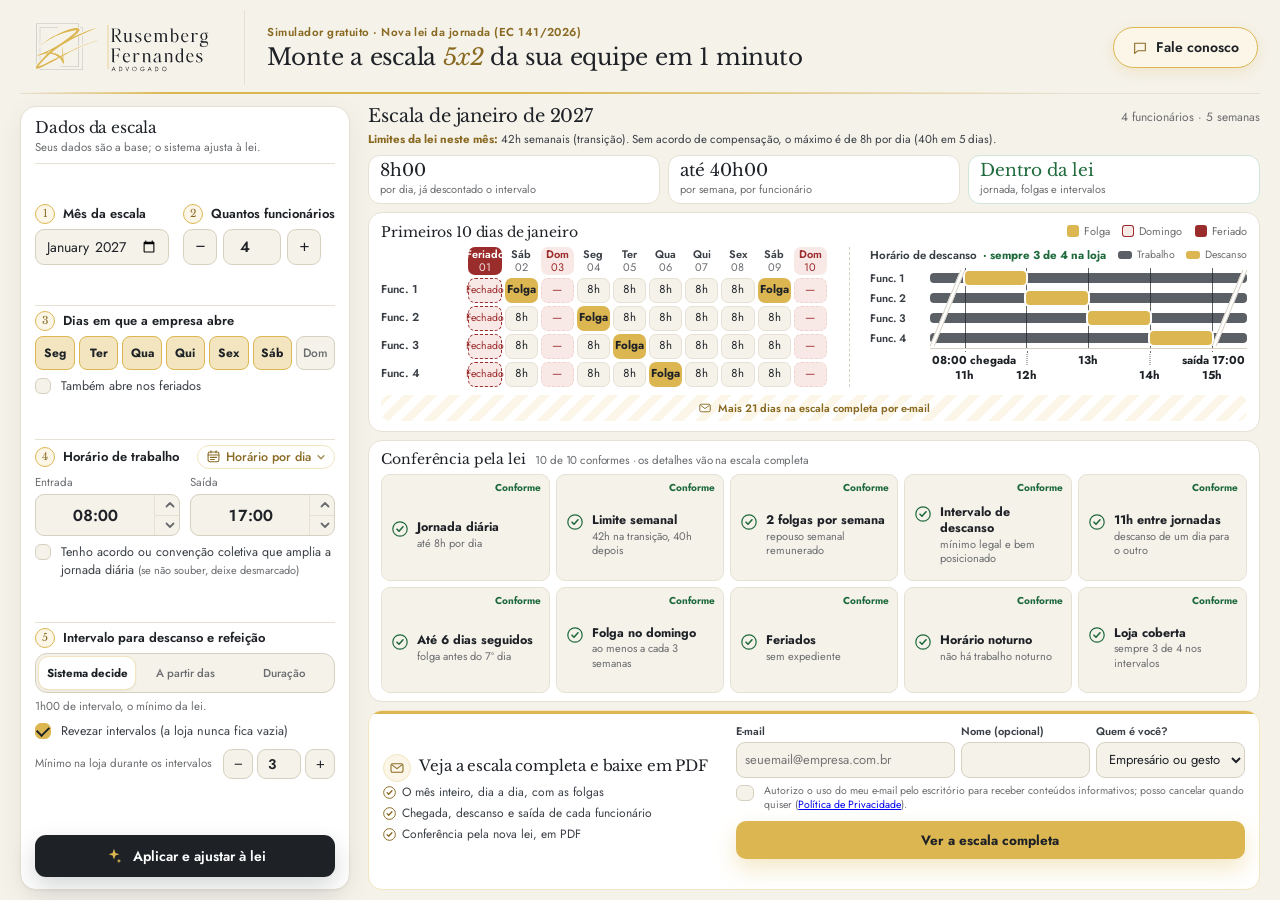
<file: escala-5x2.html>
<!DOCTYPE html>
<html lang="pt-BR">
<head>
<meta charset="utf-8">
<meta name="viewport" content="width=device-width, initial-scale=1">
<title>Simulador de escala 5x2 · nova jornada (EC 141/2026) | Rusemberg Fernandes</title>
<meta name="description" content="Monte gratuitamente a escala 5x2 da sua equipe pela nova jornada de trabalho (EC 141/2026): 44h até 15/12/2026, 42h na transição e 40h a partir de 16/12/2027, com folgas, descansos e conferência pela lei.">
<link rel="canonical" href="https://www.rusemberg.adv.br/escala-5x2">
<link rel="icon" href="/favicon.ico">
<meta name="theme-color" content="#1E2227">
<link rel="preconnect" href="https://fonts.googleapis.com">
<link href="https://fonts.googleapis.com/css2?family=Libre+Baskerville:ital,wght@0,400;0,700;1,400&family=Jost:wght@400;500;600;700&display=swap" rel="stylesheet">
<style>
/* VOICE: sóbrio e elegante, de escritório de advocacia; ferramenta leve
   IDEA: um quadro de escala impresso em papel fino, com filetes dourados, como um documento do escritório
   PICTURE: a prévia viva da escala, com o restante guardado sob um cartão de envio
   COLOUR and TYPE: papel quase branco, tinta #1F2124, dourado #D7B12E só em filetes e destaques; Libre Baskerville + Open Sans
   LAYOUT: formulário em coluna à esquerda, prévia à direita; no celular, formulário e depois a prévia */
:root{color-scheme:light dark;
--bg:light-dark(#F5F2EA,#16191d);--paper:light-dark(#ffffff,#1E2227);--ink:light-dark(#1E2227,#E9E9E9);--ink2:light-dark(#3a3f46,#cfd0d2);
--mute:light-dark(#6a6c6f,#a3a5a8);--line:light-dark(#e6e1d3,#2f343a);--line2:light-dark(#d6d0c0,#3d434a);
--gold:#DCB651;--gold-d:light-dark(#8a6a22,#DCB651);--gold-s:light-dark(#fbf6e8,#2a2720);--gold-m:light-dark(#f2e5bf,#3d3624);--dom:light-dark(#9b2c2c,#f08f86);--doms:light-dark(#f8e9e7,#3a2224);--domm:light-dark(#efd2ce,#4a2a2c);--fer:light-dark(#9b2c2c,#c9463f);
--red:light-dark(#a8281f,#ff8a80);--redbg:light-dark(#fcefed,#35201e);--amb:light-dark(#7d5600,#ffcc66);--ambbg:light-dark(#fdf6e3,#352d1c);
--ok:light-dark(#1f6a3c,#7fd49b);--okbg:light-dark(#eef7f1,#1b2e22);
--sh:0 1px 2px rgba(30,34,39,.04),0 8px 28px rgba(30,34,39,.06)}
:root[data-theme=light]{color-scheme:light}:root[data-theme=dark]{color-scheme:dark}
*{box-sizing:border-box;min-width:0}
body{margin:0;background:var(--bg);color:var(--ink);font:15px/1.5 "Jost","Century Gothic",system-ui,sans-serif;overflow-x:clip;-webkit-font-smoothing:antialiased}
h1,h2,h3{font-family:"Libre Baskerville",Georgia,serif;font-weight:400;line-height:1.18;text-wrap:balance;margin:0;letter-spacing:-.01em}
.wrap{max-width:1220px;margin:0 auto}
/* topo */
.hero{padding:clamp(22px,3.4vw,40px) max(5vw,16px) clamp(20px,3vw,32px);background:var(--paper);border-bottom:1px solid var(--line);position:relative}
.hero::after{content:"";position:absolute;left:max(5vw,16px);right:max(5vw,16px);bottom:-1px;height:2px;background:linear-gradient(90deg,var(--gold),transparent 70%)}
.hwrap{display:grid;grid-template-columns:minmax(0,1fr) 160px;gap:32px;align-items:center}
.kick{margin:0 0 8px;color:var(--gold-d);font-size:12.5px;font-weight:600}
.hero h1{font-size:clamp(24px,3vw,34px)}.hero h1 em{font-style:italic;color:var(--gold-d)}
.lead{color:var(--mute);max-width:62ch;margin:10px 0 0;font-size:15px}
.seals{display:flex;flex-wrap:wrap;gap:6px 16px;list-style:none;padding:0;margin:14px 0 0;font-size:13px;color:var(--ink2)}
.seals li{display:flex;align-items:center;gap:7px}.seals svg{width:16px;height:16px;flex:none}
.art{width:100%;height:auto}
/* grade principal */
main{padding:22px max(5vw,16px) 44px}
.grid{display:grid;grid-template-columns:minmax(0,320px) minmax(0,1fr);gap:22px;align-items:start}
.card{background:var(--paper);border:1px solid var(--line);border-radius:18px;box-shadow:var(--sh)}
.form{padding:18px 18px 16px;position:sticky;top:16px}
.ft{font-size:17px;margin-bottom:2px}.fsub{font-size:12.5px;color:var(--mute);margin:0 0 6px}
.q{padding:14px 0;border-top:1px solid var(--line)}.q:first-of-type{border-top:0}
.qt{display:flex;align-items:center;gap:9px;font-weight:600;font-size:14px;margin:0 0 8px;color:var(--ink)}
.num{display:inline-grid;place-items:center;width:22px;height:22px;border-radius:50%;border:1px solid var(--gold);color:var(--gold-d);font:400 11.5px "Libre Baskerville",serif;flex:none;background:var(--gold-s)}
.sl{display:block;font-size:12px;color:var(--mute);margin:0 0 5px}
input,select{font:16px "Jost",sans-serif;color:var(--ink);background:var(--bg);border:1px solid var(--line2);border-radius:10px;padding:8px 11px;width:100%;min-height:42px;transition:border-color .15s,box-shadow .15s}
input:hover,select:hover{border-color:var(--gold)}
input:focus,select:focus{outline:none;border-color:var(--gold);box-shadow:0 0 0 4px rgba(220,182,81,.18)}
button:focus-visible{outline:none;box-shadow:0 0 0 4px rgba(220,182,81,.35)}
.chips{display:grid;grid-template-columns:repeat(7,minmax(0,1fr));gap:4px}
.chips button{min-height:40px;padding:0;border-radius:9px;border:1px solid var(--line2);background:var(--bg);color:var(--mute);font:500 12.5px "Jost",sans-serif;cursor:pointer;transition:all .15s}
.chips button:hover{border-color:var(--gold)}
.chips button[aria-pressed=true]{background:var(--gold-m);border-color:var(--gold);color:var(--ink);font-weight:700}
.step{display:grid;grid-template-columns:42px minmax(0,1fr) 42px;gap:6px}
.step button{min-height:42px;border-radius:10px;border:1px solid var(--line2);background:var(--bg);color:var(--ink);font-size:20px;cursor:pointer}.step button:hover{border-color:var(--gold);background:var(--gold-s)}
.step input{text-align:center;font-weight:600;font-size:16px}
.row2{display:grid;grid-template-columns:repeat(2,minmax(0,1fr));gap:10px}
.tm{display:flex;align-items:stretch;border:1px solid var(--line2);border-radius:10px;background:var(--bg);overflow:hidden;transition:border-color .15s,box-shadow .15s}
.tm:hover{border-color:var(--gold)}.tm:focus-within{border-color:var(--gold);box-shadow:0 0 0 4px rgba(220,182,81,.18)}
.tm input{border:0;border-radius:0;background:transparent;font-size:18px;font-weight:600;text-align:center;min-height:46px;padding:0 4px;font-variant-numeric:tabular-nums;box-shadow:none!important}
.tm .ar{display:flex;flex-direction:column;border-left:1px solid var(--line)}
.tm button{flex:1;width:34px;border:0;background:transparent;color:var(--mute);cursor:pointer;display:grid;place-items:center;padding:0}
.tm button:hover{color:var(--gold-d);background:var(--gold-s)}.tm button+button{border-top:1px solid var(--line)}
.tm svg{width:12px;height:12px}
.seg{display:grid;grid-template-columns:repeat(3,minmax(0,1fr));gap:3px;padding:3px;border:1px solid var(--line2);border-radius:12px;background:var(--bg)}
.seg button{min-height:38px;border:0;border-radius:9px;background:transparent;color:var(--mute);font:500 12px "Jost",sans-serif;cursor:pointer;padding:0 2px;white-space:nowrap}
.seg button[aria-checked=true]{background:var(--paper);color:var(--ink);font-weight:700;box-shadow:0 1px 3px rgba(30,34,39,.12);outline:1px solid var(--gold-m)}
.half{max-width:calc(50% - 5px);margin-top:10px}.half[hidden]{display:none}
.note{font-size:12px;color:var(--mute);margin:6px 0 0;line-height:1.5}
.chk{display:flex;align-items:flex-start;gap:10px;line-height:1.45;font-size:13.5px;color:var(--ink2);min-height:24px;padding:3px 0;cursor:pointer;margin:8px 0 0}
.chk input{appearance:none;-webkit-appearance:none;width:18px;height:18px;min-height:0;margin:0;padding:0;border:1.5px solid var(--line2);border-radius:6px;background:var(--bg);flex:none;display:grid;place-items:center;cursor:pointer;margin-top:1px}
.chk input::after{content:"";width:10px;height:6px;border:2px solid #1E2227;border-top:0;border-right:0;transform:rotate(-45deg) scale(0);margin-top:-2px;transition:transform .12s}
.chk input:checked{background:var(--gold);border-color:var(--gold)}.chk input:checked::after{transform:rotate(-45deg) scale(1)}
.chk small{color:var(--mute);font-size:12.5px}
.apl{width:100%;margin-top:4px;min-height:46px;border:0;border-radius:12px;background:light-dark(#1E2227,#DCB651);color:light-dark(#fff,#1E2227);font:600 15px "Jost",sans-serif;cursor:pointer;display:flex;align-items:center;justify-content:center;gap:10px;box-shadow:0 10px 24px rgba(30,34,39,.18);transition:transform .12s,box-shadow .12s}
.apl:hover{box-shadow:0 14px 30px rgba(30,34,39,.24)}.apl:active{transform:translateY(1px)}.apl svg{width:18px;height:18px;color:light-dark(var(--gold),#1E2227)}
.fl{animation:fl 1.6s ease}@keyframes fl{0%,35%{box-shadow:0 0 0 4px rgba(220,182,81,.55);border-color:var(--gold)}100%{box-shadow:none}}
/* resultado */
.rh{display:flex;flex-wrap:wrap;align-items:baseline;justify-content:space-between;gap:6px 16px;margin-bottom:14px}
.rh h2{font-size:clamp(19px,2.2vw,23px)}.rh span{font-size:13.5px;color:var(--mute)}
.figs{display:grid;grid-template-columns:repeat(3,minmax(0,1fr));gap:10px;margin:0 0 12px}
.fig{background:var(--paper);border:1px solid var(--line);border-radius:14px;padding:11px 14px;box-shadow:var(--sh)}
.fig b{display:block;font:400 clamp(18px,1.9vw,22px)/1.1 "Libre Baskerville",serif;white-space:nowrap;margin-bottom:4px}
.fig span{font-size:12px;color:var(--mute)}
.fig.ok b{color:var(--ok)}.fig.err b{color:var(--red)}.fig.ok{border-color:light-dark(#cfe6d7,#2c4434)}.fig.err{border-color:light-dark(#f0cfca,#4a2c29)}
.hint{display:flex;gap:10px;align-items:flex-start;border-radius:12px;padding:10px 12px;margin:0 0 12px;font-size:13.5px;background:var(--gold-s);border:1px solid var(--gold-m);color:var(--ink2)}
.hint svg,.adj h3 svg{width:18px;height:18px;flex:none;color:var(--gold-d);margin-top:2px}
.adj{background:var(--paper);border:1px solid var(--gold-m);border-radius:14px;padding:13px 16px;margin:0 0 14px;box-shadow:var(--sh);position:relative;overflow:hidden}
.adj::before{content:"";position:absolute;left:0;top:0;bottom:0;width:4px;background:var(--gold)}
.adj h3{display:flex;gap:8px;align-items:center;font-size:15.5px;margin-bottom:10px}
.adj ul{margin:0;padding:0;list-style:none}.adj li{margin:0 0 9px;padding-left:16px;position:relative;font-size:13.5px;color:var(--ink2)}
.adj li::before{content:"";position:absolute;left:2px;top:.62em;width:5px;height:5px;border-radius:50%;background:var(--gold)}
.ba{display:inline-flex;align-items:center;gap:6px;white-space:nowrap;font-weight:600;color:var(--ink)}.ba s{color:var(--mute);font-weight:400}
.adj button{margin-top:4px;background:transparent;border:1px solid var(--line2);border-radius:10px;min-height:40px;padding:6px 14px;font:600 13.5px "Jost",sans-serif;color:var(--ink2);cursor:pointer}.adj button:hover{border-color:var(--gold)}
.al{padding:9px 12px;border-radius:10px;font-size:13px;margin:0 0 12px;color:var(--ink2)}.al.err{background:var(--redbg)}.al.warn{background:var(--ambbg)}.al.info{background:var(--gold-s)}
.week{background:var(--paper);border:1px solid var(--line);border-radius:16px;padding:13px 15px;margin-bottom:14px;box-shadow:var(--sh)}
.week h3{font-size:15px;margin-bottom:10px}.week h3 small{font:400 13px "Jost",sans-serif;color:var(--mute);margin-left:6px}
.scroll{overflow-x:auto}
table.g{border-collapse:separate;border-spacing:3px;width:100%;min-width:640px;font-size:13px}
table.g th{font-weight:600;font-size:12px;padding:3px;text-align:center;white-space:nowrap;color:var(--ink2)}
table.g th.n,table.g td.n{text-align:left;min-width:96px;font-size:13px}th.out{color:var(--mute);font-weight:400}
.c{border-radius:8px;border:1px solid var(--line);background:var(--bg);padding:7px 2px;text-align:center;white-space:nowrap;font-size:12.5px}
.c.f{background:var(--gold);border-color:transparent;color:#1E2227;font-weight:700}table.g th.sun{background:var(--doms);color:var(--dom);border-radius:7px}table.g th.hol{background:var(--fer);color:#fff;border-radius:7px}table.g th.hol .hol{color:#fff;opacity:.9}td.sun .c:not(.f){background:var(--doms);border-color:var(--domm);color:var(--dom)}td.hol .c:not(.f){background:var(--domm);border-color:var(--fer);color:var(--dom)}.c.x{border-style:dashed;color:var(--mute);background:transparent}
td.out .c{opacity:.5}td.tot{font-weight:600;text-align:right;white-space:nowrap;padding:0 4px}
.hol{display:block;font-size:10.5px;color:var(--gold-d)}
/* prévia de 10 dias */
.pv{display:grid;gap:3px;font-size:12px}
.pv div{min-height:32px;display:flex;align-items:center;justify-content:center;border-radius:9px;text-align:center;line-height:1.15}
.pv .h{font-weight:600;font-size:11.5px;flex-direction:column;color:var(--ink2);min-height:34px}.pv .h small{font-weight:400;color:var(--mute);font-size:11px}
.pv .h.sun{background:var(--doms);color:var(--dom)}.pv .h.sun small{color:var(--dom)}.pv .h.hol{background:var(--fer);color:#fff}.pv .h.hol small{color:#fff;opacity:.85}.pv .w.sun{background:var(--doms);border-color:var(--domm)}.pv .w.hol{background:var(--domm);border-color:transparent;color:var(--dom);font-weight:600}.pv .x.sun{background:var(--doms);border-color:var(--domm);color:var(--dom)}.pv .x.hol{border-color:var(--fer);color:var(--dom);background:var(--doms)}
.pv .n{justify-content:flex-start;font-weight:600;color:var(--ink2)}
.pv .w{background:var(--bg);border:1px solid var(--line);font-variant-numeric:tabular-nums}
.pv .f{background:var(--gold);color:#1E2227;font-weight:700}
.pv .x{border:1px dashed var(--line2);color:var(--mute)}.pv .e{border:1.5px solid var(--red)}
.pv.sm{gap:2px;font-size:11px}.pv.sm div{min-height:32px;border-radius:6px}.pv.sm .f{font-size:9.5px}.pv.sm .h{font-size:10.5px}
.legend{display:flex;flex-wrap:wrap;gap:6px 16px;margin:12px 0 0;font-size:12.5px;color:var(--mute)}
.legend i{display:inline-block;width:12px;height:12px;border-radius:4px;vertical-align:-1px;margin-right:6px}
/* bloqueio */
.lock{position:relative;min-height:590px}
.lock .blur{filter:blur(6px);opacity:.55;pointer-events:none;user-select:none;max-height:440px;overflow:hidden;-webkit-mask-image:linear-gradient(#000 40%,transparent)}
.lock .blur .scroll{overflow:hidden}
.gate{position:absolute;left:50%;top:16px;transform:translateX(-50%);width:min(410px,94%);background:var(--paper);border:1px solid var(--line);border-radius:18px;padding:20px 20px 16px;box-shadow:0 30px 70px rgba(30,34,39,.18)}
.gi{width:38px;height:38px;border-radius:50%;background:var(--gold-s);border:1px solid var(--gold-m);display:grid;place-items:center;color:var(--gold-d);margin-bottom:12px}.gi svg{width:22px;height:22px}
.gate h3{font-size:17px;margin-bottom:6px}
.gate ul{margin:0 0 14px;padding:0;list-style:none;font-size:13px;color:var(--ink2)}.gate li{display:flex;gap:8px;align-items:center;margin-bottom:4px}.gate li svg{width:15px;height:15px;color:var(--gold-d);flex:none}
.gate label.l{display:block;font-size:12.5px;font-weight:600;margin:8px 0 4px;color:var(--ink2)}
.gate .chk{font-size:12.5px;color:var(--mute);line-height:1.5}
button.go{width:100%;margin-top:12px;font:700 15px "Jost",sans-serif;min-height:46px;border-radius:12px;border:0;background:var(--gold);color:#1E2227;cursor:pointer;box-shadow:0 10px 22px rgba(220,182,81,.32)}
button.go:hover{filter:brightness(1.04)}
.err-t{color:var(--red);font-size:13px;min-height:18px;margin-top:8px;text-align:center}
.sent{display:flex;gap:10px;border:1px solid light-dark(#cfe6d7,#2c4434);background:var(--okbg);border-radius:16px;padding:14px 16px;margin-bottom:14px;font-size:14.5px}
table.sum{border-collapse:collapse;width:100%;font-size:14px}table.sum th,table.sum td{border-bottom:1px solid var(--line);padding:8px 6px;text-align:right;white-space:nowrap}
table.sum th{font-weight:600;color:var(--ink2);font-size:13px}table.sum th:first-child,table.sum td:first-child{text-align:left}
.law p{font-size:14.5px;margin:0 0 9px;color:var(--ink2)}
.cta2{text-align:center;margin-top:24px}.cta2 a{display:inline-flex;align-items:center;gap:8px;color:var(--ink);text-decoration:none;font-weight:600;font-size:14px;padding:10px 24px;border-radius:99px;border:1px solid var(--line2);background:var(--paper);box-shadow:var(--sh)}
.cta2 a:hover{border-color:var(--gold)}.cta2 svg{width:18px;height:18px;color:var(--gold-d)}
/* aplicativo compacto no canto da tela: cabe em cerca de 1040 x 820 */
body{font-size:14px}
.app{width:100%;max-width:1680px;margin:0;padding:10px clamp(14px,1.6vw,28px) 10px;height:100vh;display:flex;flex-direction:column;overflow:hidden}
html,body{overflow:hidden}
.qrow{display:grid;grid-template-columns:minmax(0,1fr) auto;gap:14px;align-items:start}.qrow .q{border-top:0!important}
.q3{}.step.qt3{grid-template-columns:34px 58px 34px}
.top{display:flex;align-items:center;justify-content:space-between;gap:12px 22px;padding:0 2px 8px;border-bottom:1px solid var(--line);position:relative;margin-bottom:12px}
.top::after{content:"";position:absolute;left:0;right:0;bottom:-1px;height:2px;background:linear-gradient(90deg,transparent,var(--gold) 12%,var(--gold) 40%,transparent 85%)}
.top .brand{flex:none;display:block;line-height:0;padding-right:22px;border-right:1px solid var(--line)}.logo{width:200px;height:auto;display:block}.logo .lm{fill:light-dark(#848688,#E9E9E9)}.logo .ln{fill:light-dark(#1E2227,#E9E9E9)}.logo .lg0{fill:#DCB651}.top .ttl{flex:1;min-width:0}.ctt{display:flex;flex-direction:column;align-items:flex-end;font-size:11.5px;color:var(--mute);line-height:1.45;white-space:nowrap}.ctt span:first-child{color:var(--ink2);font-weight:500}.top .kick{margin:0 0 3px;font-size:11.5px;letter-spacing:.04em}.top h1{font-size:23px}.top h1 em{font-style:italic;color:var(--gold-d)}
.fc{display:inline-flex;align-items:center;gap:8px;flex:none;color:var(--ink);text-decoration:none;font-weight:600;font-size:14px;padding:9px 18px;border-radius:99px;border:1.5px solid var(--gold);background:var(--gold-s);box-shadow:0 4px 14px rgba(220,182,81,.22);transition:background .15s,box-shadow .15s}
.fc:hover{background:var(--gold-m);box-shadow:0 6px 18px rgba(220,182,81,.32)}.fc svg{width:16px;height:16px;color:var(--gold-d)}
.cols{flex:1;min-height:0;display:grid;grid-template-columns:clamp(330px,24vw,420px) minmax(0,1fr);gap:clamp(14px,1.4vw,24px);align-items:stretch;padding:0}
.form{position:static;padding:12px 14px;border-radius:16px;display:flex;flex-direction:column;justify-content:space-between}.form .apl{margin-top:6px!important}.form .q5{margin-bottom:10px}
.res{display:flex;flex-direction:column;min-height:0}#out{flex:1;min-height:0;display:flex;flex-direction:column}
.chks{flex:1;min-height:0;overflow:hidden;display:flex;flex-direction:column;margin-bottom:6px;padding-bottom:8px!important}.chks h3 small{font-size:11.5px}
.cg{flex:1;display:grid;grid-template-columns:repeat(5,minmax(0,1fr));grid-auto-rows:minmax(46px,1fr);gap:6px;min-height:0}
.ci{display:grid;grid-template-columns:18px minmax(0,1fr);grid-template-rows:auto auto;column-gap:7px;align-content:center;padding:22px 10px 6px;border-radius:9px;background:var(--bg);border:1px solid var(--line);position:relative}
.ci svg{width:16px;height:16px;grid-row:1/3;align-self:start;margin-top:1px}.ci b{font-size:12.5px!important}.ci span{font-size:11px!important}.ci b{display:block;font-size:12px;line-height:1.25}.ci span{display:block;font-size:10.5px;color:var(--mute);line-height:1.3}
.ci em{position:absolute;right:8px;top:5px;font-style:normal;font-size:10px;font-weight:700}.ci b{padding-right:0}.ci span{display:-webkit-box;-webkit-line-clamp:2;-webkit-box-orient:vertical;overflow:hidden}
.ci.fx{cursor:pointer;text-align:left;font:inherit;color:inherit;width:100%}.ci.fx em{padding:2px 8px;border-radius:99px;top:5px}.ci.err.fx em{background:var(--red);color:#fff}.ci.warn.fx em{background:var(--amb);color:#fff}.ci.fx:hover{filter:brightness(.97);box-shadow:0 0 0 2px var(--gold-m)}
.ci.ok svg,.ci.ok em{color:var(--ok)}.ci.warn{background:var(--ambbg);border-color:transparent}.ci.warn svg,.ci.warn em{color:var(--amb)}.ci.err{background:var(--redbg);border-color:transparent}.ci.err svg,.ci.err em{color:var(--red)}
@media(max-width:1100px){.cg{grid-template-columns:repeat(3,minmax(0,1fr))}}@media(max-width:600px){.cg{grid-template-columns:repeat(2,minmax(0,1fr))}}
@media(max-width:900px){.app{height:auto;overflow:visible}html,body{overflow:visible}.cg{grid-auto-rows:minmax(40px,auto)}.form .apl{margin-top:8px!important}}
.fh{padding-bottom:6px;border-bottom:1px solid var(--line)}.ft{font-size:15.5px}.fsub{font-size:11.5px;margin:0}
.form .q{padding:5px 0;border-top:1px solid var(--line)}.form .q:first-of-type{border-top:0}.fh+.q{border-top:0}
.qt{font-size:13px;margin:0 0 5px;gap:8px}.num{width:20px;height:20px;font-size:10.5px}
input,select{min-height:36px;padding:6px 10px;font-size:14px;border-radius:9px}
.chips button{min-height:34px;font-size:12px;border-radius:8px}.step{grid-template-columns:36px minmax(0,1fr) 36px}.step button{min-height:36px;font-size:17px;border-radius:9px}.step input{font-size:15px}
.tm input{min-height:40px;font-size:16px}.tm button{width:30px}.tm{border-radius:9px}
.sl{font-size:11.5px;margin-bottom:3px}.note{font-size:11.5px;margin-top:5px}
.chk{font-size:12.5px;padding:2px 0;margin-top:5px}.chk input{width:16px;height:16px}.chk small{font-size:11px}
.seg button{min-height:32px;font-size:11.5px}.half{margin-top:7px}
.apl{min-height:42px;font-size:14px;margin-top:8px;border-radius:11px}
.hdt{display:inline-flex;align-items:center;gap:5px;margin:0 0 0 auto;padding:2px 8px;border:1px solid var(--gold-m)!important;border-radius:99px;border:0;background:none;color:var(--gold-d);font:500 12.5px "Jost",sans-serif;cursor:pointer;text-align:left}
.hdt svg{width:15px;height:15px;flex:none}.hdt .cv{width:10px;height:10px;transition:transform .2s;opacity:.75}.hdt[aria-expanded=true] .cv{transform:rotate(180deg)}
.hdt:hover span{text-decoration:underline;text-underline-offset:3px;text-decoration-color:var(--gold)}
.hdt:hover{background:var(--gold-s)}.hdt[aria-expanded=true]{background:var(--gold-m)}.hdt b{background:var(--gold);color:var(--ink);border-radius:99px;padding:0 8px;font-size:11px;font-weight:700;margin-left:2px}
.hdp{margin-top:6px;border:1px solid var(--gold-m);border-radius:14px;background:var(--paper);padding:10px 12px 10px;box-shadow:0 22px 50px rgba(30,34,39,.22);position:relative;overflow:hidden}
.hdp::before{content:"";position:absolute;left:0;right:0;top:0;height:3px;background:linear-gradient(90deg,var(--gold),transparent 80%)}
.hdp[hidden]{display:none}.hdp.fx{position:fixed;z-index:45;margin:0;width:330px;animation:hdIn .2s ease}
@keyframes hdIn{from{opacity:0;transform:translateX(-6px)}to{opacity:1;transform:none}}
.hdh{display:flex;justify-content:space-between;align-items:center}.hdh b{font:400 15px "Libre Baskerville",serif;color:var(--ink)}
.hdc{border:0;background:transparent;font-size:20px;line-height:1;color:var(--mute);cursor:pointer;width:28px;height:28px;border-radius:8px}.hdc:hover{background:var(--bg)}
.hds{margin:2px 0 8px;font-size:11.5px;line-height:1.45;color:var(--mute)}
.hdl{display:grid;gap:2px}
.hdr{display:grid;grid-template-columns:40px minmax(0,1fr) 18px minmax(0,1fr) 52px;align-items:center;gap:4px;padding:3px 4px;border-radius:9px;transition:background .15s}
.hdr b{font-size:12.5px;font-weight:600;color:var(--ink2)}.hdr>span{font-size:11px;color:var(--mute);text-align:center}
.hdr input{min-height:32px;padding:2px 4px;text-align:center;font-size:15px;font-variant-numeric:tabular-nums;border-radius:8px;background:transparent;border-color:transparent;color:var(--mute)}
.hdr input:hover{border-color:var(--line2)}.hdr input:focus{background:var(--paper);color:var(--ink)}
.hdr.on{background:var(--gold-s)}.hdr.on b{color:var(--gold-d)}.hdr.on input{color:var(--ink);font-weight:600;background:var(--paper);border-color:var(--gold-m)}
.hdr em{font-style:normal;font-size:10.5px;color:var(--mute);text-align:right;padding-right:4px}
.hdr .hx{justify-self:end;display:inline-flex;align-items:center;gap:3px;border:0;background:none;color:var(--gold-d);font:600 10.5px "Jost",sans-serif;cursor:pointer;padding:4px 4px;border-radius:6px;white-space:nowrap}.hdr .hx:hover{background:var(--paper);color:var(--red)}
.hdr small{grid-column:2/-1;font-size:10.5px;color:var(--mute);margin:-1px 0 1px;padding-left:4px}
.hdv{font-size:11.5px;color:var(--mute);padding:6px 4px}
.hdr.fe b{color:var(--mute);font-weight:500}.hdfe{grid-column:2/5;text-align:left!important;font-size:12px!important;font-style:italic;color:var(--mute);padding-left:8px;min-height:32px;display:flex;align-items:center}
.hdr .hab{justify-self:end;border:0;background:none;color:var(--gold-d);font:600 10.5px "Jost",sans-serif;cursor:pointer;padding:4px;border-radius:6px;white-space:nowrap}.hdr .hab:hover{background:var(--gold-s)}
.hdf{display:flex;justify-content:space-between;align-items:center;gap:8px;margin-top:8px;padding-top:8px;border-top:1px dashed var(--line2)}
.hdz{border:0;background:none;color:var(--mute);font:500 11.5px "Jost",sans-serif;cursor:pointer;padding:4px 0}.hdz:hover{color:var(--red)}.hdz[disabled]{opacity:.4;cursor:default}.hdz[disabled]:hover{color:var(--mute)}
.hdo{border:0;border-radius:9px;background:light-dark(#1E2227,#DCB651);color:light-dark(#fff,#1E2227);font:600 12.5px "Jost",sans-serif;padding:7px 16px;cursor:pointer}
@media(max-width:900px){.hdp.fx{position:static;width:auto;animation:none}}
@media(min-width:901px) and (max-height:780px){.app{height:auto;min-height:100vh;overflow:visible}html,body{overflow:visible}.cols{align-items:start}.chks{flex:none}.cg{grid-auto-rows:minmax(46px,auto)}}
.cw{display:flex;gap:6px;align-items:flex-start;margin:4px 0 0;padding:6px 8px;border-radius:8px;background:var(--ambbg);color:var(--amb);font-size:11px;line-height:1.4}.cw[hidden]{display:none}.cw svg{width:14px;height:14px;flex:none;margin-top:1px}
.mlw{display:flex;align-items:center;justify-content:space-between;gap:8px;margin-top:5px}.mlw[hidden]{display:none}.step.sm{grid-template-columns:30px 44px 30px;gap:4px}.step.sm button{min-height:30px;font-size:15px}.step.sm input{min-height:30px;padding:2px;font-size:14px}
.tlw{margin-top:8px;padding-top:7px;border-top:1px dashed var(--line2)}.tlw:has(.tl:empty){display:none}.tlh{margin:0 0 4px;font-size:11.5px;font-weight:600;color:var(--ink2)}.tlh b{color:var(--ok)}.tlh b.vz{color:var(--amb)}.tlh{display:flex;flex-wrap:wrap;align-items:center;gap:4px 6px}.lg{margin-left:auto;display:inline-flex;align-items:center;gap:5px;font-weight:400;color:var(--mute);font-size:10.5px}.lg i{display:inline-block;width:14px;height:8px;border-radius:3px}.lg .lw{background:light-dark(#5b5f66,#8a8e95)}.lg .ld{background:var(--gold);margin-left:6px}.tls{color:var(--amb);font-weight:600}
.tl{display:grid;grid-template-columns:52px minmax(0,1fr);gap:8px}.tl:empty{display:none}
.tl .lb{display:grid;grid-auto-rows:20px;font-size:11px;color:var(--ink2);font-weight:600}.tl .lb span{display:flex;align-items:center}
.tl .trk{position:relative;display:grid;grid-auto-rows:20px}
.tl .b{position:relative;height:20px}.tl .b::before{content:"";position:absolute;left:0;right:0;top:5px;height:10px;border-radius:4px;background:light-dark(#5b5f66,#8a8e95)}
.tl .b i{position:absolute;top:3px;height:14px;border-radius:4px;box-shadow:0 0 0 2px var(--paper);background:var(--gold);color:#1E2227;font:600 9.5px/15px "Jost",sans-serif;font-style:normal;text-align:center;white-space:nowrap;overflow:hidden;z-index:1}
.tl .ln{position:absolute;top:0;bottom:6px;width:0;border-left:1.5px solid var(--ink);opacity:.7}
.tl .brk{position:absolute;top:2px;width:5px;margin-left:-2.5px;background:var(--paper);transform:skewX(-22deg);z-index:2;border-left:1px solid var(--line2);border-right:1px solid var(--line2)}.tl .ax{position:relative;height:20px;border-top:1px solid var(--line2)}.tl .ax.two{height:34px}.tl .ax b{z-index:2;background:var(--paper);padding:0 2px}.tl .ax b.r2{top:18px;z-index:1}.tl .ax b.r2::before{content:"";position:absolute;left:50%;top:-16px;height:14px;border-left:1px dotted var(--mute)}
.tl .ax b{position:absolute;top:3px;transform:translateX(-50%);font-size:11.5px;font-weight:700;color:var(--ink);white-space:nowrap}
.tl .ax b:first-child,.tl .ax b:last-child{color:var(--ink);font-weight:700}
.pvc>h3{grid-area:t}.pvc>.pv{grid-area:pv}.pvc>.tlw{grid-area:tl}.pvc>.more{grid-area:m}
@media(min-width:1280px){.pvc{display:grid;grid-template-columns:minmax(0,1.12fr) minmax(0,1fr);grid-template-areas:"t t" "pv tl" "m m";column-gap:22px;align-items:start}
.pvc>.tlw{margin-top:0;padding:0 0 0 20px;border-top:0;border-left:1px dashed var(--line2);align-self:stretch}}
.tlm{grid-column:1/-1;margin:2px 0 0;font-size:10.5px;color:var(--mute)}
.tl .ok{font-size:11.5px;color:var(--ok);font-weight:600;margin-top:2px}
.res{min-width:0}
.rh{margin-bottom:8px}.rh h2{font-size:18px}.rh span{font-size:12px}
.figs{gap:8px;margin-bottom:8px}.fig{padding:6px 11px;display:block;box-shadow:none;border-radius:12px}.fig b{font-size:17px;margin:0 0 1px}.fig span{font-size:11px;display:block;line-height:1.35}
.al{font-size:12px;padding:7px 11px;margin-bottom:8px;display:-webkit-box;-webkit-line-clamp:2;-webkit-box-orient:vertical;overflow:hidden}
.rh{flex-wrap:nowrap!important;align-items:center!important}.rh h2{flex:none}#adj{flex:1;min-width:0;display:flex;justify-content:flex-end}
.limtx{margin:-4px 0 8px;font-size:11.5px;color:var(--ink2);line-height:1.4}.limtx b{color:var(--gold-d)}
.opm{position:fixed;z-index:50;background:var(--paper);border:1px solid var(--line);border-radius:14px;box-shadow:0 22px 50px rgba(30,34,39,.25);padding:10px;display:grid;gap:6px}
.opm .oh{display:flex;justify-content:space-between;align-items:center;padding:2px 4px 4px}.opm .oh b{font:400 15px "Libre Baskerville",serif}
.opm .ox{border:0;background:transparent;font-size:20px;line-height:1;color:var(--mute);cursor:pointer;width:30px;height:30px;border-radius:8px}.opm .ox:hover{background:var(--bg)}
.opm .oi{display:block;text-align:left;border:1px solid var(--line);background:var(--bg);border-radius:10px;padding:8px 10px;cursor:pointer;font:inherit;color:var(--ink)}
.opm .oi:hover,.opm .oi:focus-visible{border-color:var(--gold);background:var(--gold-s)}.opm .oi.rec{border-color:var(--gold)}
.opm .oi b{display:flex;align-items:center;gap:8px;font-size:13px}.opm .oi em{font-style:normal;font-size:10px;font-weight:700;color:#1E2227;background:var(--gold);padding:1px 7px;border-radius:99px}
.opm .oi span{display:block;font-size:11.5px;color:var(--mute);margin-top:2px;line-height:1.4}
.adj1{display:flex;align-items:center;gap:8px;max-width:100%;padding:4px 6px 4px 10px;border-radius:99px;background:var(--gold-s);border:1px solid var(--gold-m);font-size:12px;color:var(--ink2);position:relative}
.adj1>svg{width:14px;height:14px;color:var(--gold-d);flex:none}.adj1 .t{white-space:nowrap;overflow:hidden;text-overflow:ellipsis;min-width:0}
.adj1 details{flex:none}.adj1 summary{cursor:pointer;color:var(--gold-d);font-weight:700;list-style:none}.adj1 summary::-webkit-details-marker{display:none}
.adj1 .pop{position:absolute;right:0;top:calc(100% + 6px);width:min(560px,80vw);background:var(--paper);border:1px solid var(--line);border-radius:12px;box-shadow:0 18px 40px rgba(30,34,39,.18);padding:12px 14px;z-index:5}
.adj1 .pop h4{margin:0 0 6px;font:400 15px "Libre Baskerville",serif}.adj1 .pop ul{margin:0;padding-left:16px}.adj1 .pop li{font-size:12.5px;margin-bottom:6px;color:var(--ink2)}
.adj1 button{flex:none;min-height:26px;padding:2px 10px;border-radius:99px;border:1px solid var(--line2);background:var(--paper);font:600 11.5px "Jost",sans-serif;color:var(--ink2);cursor:pointer}
@media(max-width:900px){.rh{flex-wrap:wrap!important}#adj{flex-basis:100%;justify-content:flex-start}.adj1{border-radius:12px;flex-wrap:wrap}.adj1 .t{white-space:normal}}
.adj{padding:9px 12px;margin-bottom:8px;border-radius:12px}.adj h3{font-size:14px;margin:0}.adj .rs{font-size:12.5px;color:var(--ink2);margin:4px 0 0}
.adj details{margin-top:4px}.adj summary{cursor:pointer;font-size:12px;color:var(--gold-d);font-weight:600}.adj ul{margin-top:6px}.adj li{font-size:12px;margin-bottom:5px}
.adj .ab{display:flex;gap:8px;align-items:center;flex-wrap:wrap}.adj button{min-height:30px;padding:3px 10px;font-size:12px;margin:0}
.week{padding:10px 12px;border-radius:14px;margin-bottom:8px;box-shadow:none}.week h3{font-size:14px;margin-bottom:6px}
.pv{gap:3px;font-size:11.5px}.pv div{min-height:25px;border-radius:7px}.pv .h{min-height:28px;font-size:11px}
.legend{margin-top:6px;font-size:11px}#pvN{font-size:11px}#pvT{display:flex;flex-wrap:wrap;align-items:baseline;gap:4px 10px}.dl{margin-left:auto;display:inline-flex;align-items:center;gap:5px;font:400 11px "Jost",sans-serif;color:var(--mute)}.dl i{display:inline-block;width:12px;height:12px;border-radius:3px;vertical-align:-1px}.dl i+i,.dl i:not(:first-child){margin-left:8px}.dl .df{background:var(--gold)}.dl .dd{background:var(--doms);box-shadow:inset 0 0 0 1px var(--dom)}.dl .dh{background:var(--fer)}
.more{display:flex;align-items:center;justify-content:center;gap:6px;margin:8px 0 0;padding:5px;border-radius:9px;background:repeating-linear-gradient(135deg,var(--gold-s) 0 8px,transparent 8px 16px);font-size:11.5px;color:var(--gold-d);font-weight:600}
.more svg{width:14px;height:14px}
.gate2{display:grid;grid-template-columns:minmax(0,.8fr) minmax(0,1.2fr);gap:14px;align-items:center;background:var(--paper);border:1px solid var(--gold-m);border-radius:14px;padding:12px 14px;position:relative;overflow:hidden}
.gate2::before{content:"";position:absolute;left:0;top:0;right:0;height:3px;background:var(--gold)}
.gate2 h3{font-size:15px;margin:3px 0 8px;line-height:1.25}.gate2 ul{clear:both}.gate2 ul{margin:0;padding:0;list-style:none;font-size:12px;color:var(--ink2)}.gate2 li{display:flex;gap:6px;align-items:center;margin-bottom:3px}.gate2 li svg{width:13px;height:13px;color:var(--gold-d);flex:none}
.gate2 .gi{width:28px;height:28px;margin:0;float:left;margin-right:8px}.gate2 .gi svg{width:16px;height:16px}
.gate2 .gf{display:grid;grid-template-columns:minmax(0,1.7fr) minmax(0,1fr) minmax(0,1.15fr);gap:6px}.gate2 input,.gate2 select{font-size:13px;padding:6px 8px}
.gate2 label.l{display:block;font-size:11px;font-weight:600;color:var(--ink2);margin:0 0 2px}
.gate2 .chk{font-size:10.5px;line-height:1.4;color:var(--mute);margin-top:4px}
.gate2 button.go{min-height:38px;margin-top:6px;font-size:13.5px;border-radius:10px}
.err-t{font-size:11.5px;min-height:14px;margin-top:4px}
.full{max-height:600px;overflow:auto;padding-right:4px}
.sent{padding:9px 12px;font-size:12.5px;margin-bottom:8px;align-items:center}.sent .pdfb{width:auto;flex:none;margin:0 0 0 auto;min-height:36px;padding:0 18px;font-size:13px}
@media(max-width:900px){.cols{grid-template-columns:minmax(0,1fr)}.top{flex-wrap:wrap}.full{max-height:none}.ctt{display:none}.top .brand{border-right:0;padding-right:0}}@media(max-width:1250px){.ctt{display:none}}
@media(max-width:600px){.top .brand{flex-basis:100%;padding:0 0 8px}.logo{width:190px}.top .ttl{flex-basis:100%}}@media(max-width:600px){.gate2{grid-template-columns:minmax(0,1fr)}.gate2 .gf{grid-template-columns:minmax(0,1fr) minmax(0,1fr)}.gate2 .gf>div:first-child{grid-column:1/-1}.top h1{font-size:20px}.fig{display:flex}}
@media(max-width:900px){.grid{grid-template-columns:minmax(0,1fr)}.form{position:static}.hwrap{grid-template-columns:minmax(0,1fr)}.art{display:none}}
@media(max-width:600px){.figs{grid-template-columns:minmax(0,1fr)}.fig{display:flex;align-items:baseline;gap:10px}.fig b{margin:0}
.lock{min-height:0}.lock .blur{max-height:180px}.gate{position:relative;left:0;top:0;transform:none;width:100%;margin-top:-120px;padding:22px 18px}}
@media(prefers-reduced-motion:no-preference){.week,.adj,.gate{animation:in .4s ease both}@keyframes in{from{opacity:0;translate:0 8px}}}
</style>
</head>
<body>
<svg width="0" height="0" style="position:absolute" aria-hidden="true">
<symbol id="ck" viewBox="0 0 16 16"><circle cx="8" cy="8" r="7.2" fill="none" stroke="currentColor" stroke-width="1.2"/><path d="M5 8.2l2 2 4-4.4" fill="none" stroke="currentColor" stroke-width="1.6" stroke-linecap="round" stroke-linejoin="round"/></symbol>
<symbol id="up" viewBox="0 0 12 12"><path d="M2.5 7.5L6 4l3.5 3.5" fill="none" stroke="currentColor" stroke-width="1.8" stroke-linecap="round" stroke-linejoin="round"/></symbol>
<symbol id="dn" viewBox="0 0 12 12"><path d="M2.5 4.5L6 8l3.5-3.5" fill="none" stroke="currentColor" stroke-width="1.8" stroke-linecap="round" stroke-linejoin="round"/></symbol>
<symbol id="sp" viewBox="0 0 20 20"><path d="M10 2l1.6 4.6L16 8l-4.4 1.4L10 14l-1.6-4.6L4 8l4.4-1.4z" fill="currentColor"/><path d="M15.5 13l.7 1.8 1.8.7-1.8.7-.7 1.8-.7-1.8-1.8-.7 1.8-.7z" fill="currentColor"/></symbol>
<symbol id="inf" viewBox="0 0 20 20"><circle cx="10" cy="10" r="8.3" fill="none" stroke="currentColor" stroke-width="1.4"/><path d="M10 9v5M10 6.2v.1" stroke="currentColor" stroke-width="1.8" stroke-linecap="round"/></symbol>
<symbol id="ml" viewBox="0 0 24 24"><rect x="3" y="5.5" width="18" height="13" rx="2.5" fill="none" stroke="currentColor" stroke-width="1.6"/><path d="M4 7l8 6 8-6" fill="none" stroke="currentColor" stroke-width="1.6" stroke-linejoin="round"/></symbol>
<symbol id="cal" viewBox="0 0 20 20"><rect x="2.8" y="4" width="14.4" height="13" rx="2.4" fill="none" stroke="currentColor" stroke-width="1.4"/><path d="M2.8 8h14.4M6.6 2.4v3M13.4 2.4v3" fill="none" stroke="currentColor" stroke-width="1.4" stroke-linecap="round"/><path d="M6 11.2h2M9 11.2h2M12 11.2h2M6 14h2M9 14h2" stroke="currentColor" stroke-width="1.5" stroke-linecap="round"/></symbol>
<symbol id="ch" viewBox="0 0 24 24"><path d="M4 5h16v11H9l-5 4z" fill="none" stroke="currentColor" stroke-width="1.6" stroke-linejoin="round"/></symbol>
</svg>
<div class="app">
<header class="top"><a class="brand" href="https://www.rusemberg.adv.br/" target="_top" aria-label="Rusemberg Fernandes, Advogado: página inicial"><svg class="logo" role="img" aria-label="Rusemberg Fernandes, Advogado" xmlns="http://www.w3.org/2000/svg" viewBox="982.9 719.9 3380.6 1270.1"><g transform="translate(0,0) scale(1)"><path d="M1285.0,1724.6C1285.0,1715.1 1285.2,1714.2 1287.0,1713.7C1288.9,1713.2 1289.0,1713.7 1289.0,1722.1L1289.0,1731.0L1645.5,1731.0L2002.0,1731.0L2002.0,1539.1C2002.0,1365.0 2002.1,1347.2 2003.6,1346.6C2004.5,1346.3 2005.4,1346.0 2005.6,1346.0C2005.8,1346.0 2006.0,1433.5 2006.0,1540.5L2006.0,1735.0L1645.5,1735.0L1285.0,1735.0L1285.0,1724.6Z M1377.0,1672.0C1380.4,1670.1 1386.5,1670.1 1660.2,1670.0L1940.0,1670.0L1940.0,1523.0C1940.0,1378.8 1940.0,1376.1 1941.9,1375.0C1943.0,1374.5 1944.1,1374.0 1944.4,1374.0C1944.7,1374.0 1945.0,1441.5 1945.0,1524.0L1945.0,1674.0L1659.2,1674.0C1377.1,1673.9 1373.5,1673.9 1377.0,1672.0Z M1223.0,1298.5L1223.0,953.0L1584.0,953.0L1945.0,953.0L1945.0,983.5L1945.0,1014.0L1975.5,1014.0L2006.0,1014.0L2006.0,1052.9C2006.0,1087.4 2005.8,1091.9 2004.4,1092.4C2003.5,1092.7 2002.6,1093.0 2002.4,1093.0C2002.2,1093.0 2002.0,1076.1 2002.0,1055.5L2002.0,1017.9L1971.8,1018.0C1944.2,1018.0 1941.0,1017.9 1935.5,1016.1L1929.5,1014.1L1934.8,1014.1L1940.0,1014.0L1940.0,985.5L1940.0,957.0L1584.0,957.0L1228.0,957.0L1228.0,1221.2C1228.0,1366.6 1228.0,1519.8 1228.0,1561.8C1228.0,1632.5 1227.9,1638.3 1226.3,1641.1C1225.3,1642.7 1224.2,1644.0 1223.8,1644.0C1223.4,1644.0 1223.0,1488.5 1223.0,1298.5Z M1285.3,1533.0C1285.5,1499.2 1285.6,1496.5 1287.2,1496.2C1288.9,1495.9 1289.0,1498.0 1289.0,1530.3C1289.0,1563.2 1288.9,1564.9 1287.0,1567.1C1285.1,1569.5 1285.1,1569.5 1285.3,1533.0Z M1285.0,1398.1C1285.0,1347.0 1285.0,1346.1 1287.0,1345.0C1289.0,1343.9 1289.0,1344.1 1288.8,1396.7C1288.5,1446.0 1288.4,1449.5 1286.8,1449.8C1285.1,1450.1 1285.0,1447.1 1285.0,1398.1Z M1940.0,1253.2L1940.0,1172.3L1942.5,1171.2L1945.0,1170.0L1945.0,1251.4C1945.0,1337.6 1945.2,1334.0 1940.9,1334.0C1940.4,1334.0 1940.0,1301.6 1940.0,1253.2Z M2002.0,1225.5C2002.0,1144.1 2002.0,1143.1 2004.0,1142.0C2006.0,1140.9 2006.0,1141.2 2006.0,1223.9C2006.0,1298.6 2005.8,1306.8 2004.4,1307.4C2003.5,1307.7 2002.6,1308.0 2002.4,1308.0C2002.2,1308.0 2002.0,1270.9 2002.0,1225.5Z M1285.0,1160.0L1285.0,1014.0L1574.2,1014.1C1858.6,1014.2 1863.3,1014.2 1853.5,1016.0C1843.9,1017.8 1831.5,1017.9 1566.2,1017.9L1289.0,1018.0L1289.0,1160.8C1289.0,1302.4 1289.0,1303.5 1287.0,1304.8C1285.0,1306.0 1285.0,1305.8 1285.0,1160.0Z M1940.0,1114.8C1940.1,1111.0 1942.5,1106.0 1944.4,1106.0C1944.7,1106.0 1945.0,1108.7 1945.0,1111.9C1945.0,1116.3 1944.6,1117.9 1943.4,1118.4C1940.5,1119.5 1940.0,1119.0 1940.0,1114.8Z" class="lm" fill-rule="evenodd"/></g><g transform="translate(0,0) scale(1)"><path d="M1230.5,1712.1C1224.9,1710.5 1222.5,1709.2 1219.5,1706.0C1216.7,1703.0 1216.5,1702.4 1216.5,1694.6C1216.5,1686.4 1216.6,1686.2 1222.8,1673.9C1239.6,1640.7 1284.3,1587.8 1362.1,1508.9C1372.8,1498.1 1389.3,1481.8 1398.8,1472.6L1416.0,1456.0L1408.1,1456.0C1399.4,1456.0 1383.4,1457.4 1372.5,1459.1C1364.6,1460.4 1346.3,1465.1 1313.0,1474.5C1265.4,1487.9 1247.5,1491.3 1242.5,1487.6C1240.7,1486.3 1240.7,1486.1 1242.3,1483.6C1244.8,1479.9 1248.2,1478.4 1280.9,1466.5C1398.6,1423.9 1494.6,1375.9 1612.0,1301.1C1675.2,1260.8 1752.1,1205.0 1819.0,1151.1C1861.5,1116.7 1900.8,1080.9 1904.2,1073.3C1908.6,1063.3 1900.0,1061.1 1870.5,1064.5C1815.6,1070.9 1729.9,1094.3 1642.0,1126.8C1582.3,1148.9 1552.1,1162.7 1492.1,1195.0C1408.6,1239.9 1384.9,1254.9 1315.0,1306.9C1259.4,1348.2 1258.7,1348.6 1292.0,1319.2C1332.9,1283.2 1361.3,1262.0 1427.3,1218.2C1481.2,1182.4 1512.3,1165.0 1585.5,1129.7C1760.5,1045.2 1882.6,1010.8 1936.2,1030.9C1948.7,1035.7 1955.0,1043.6 1955.0,1054.7C1955.0,1065.6 1949.8,1076.6 1937.6,1091.8C1924.6,1107.8 1882.1,1145.0 1840.2,1176.9C1833.5,1182.1 1828.0,1186.4 1828.0,1186.7C1828.0,1186.9 1829.2,1186.4 1830.8,1185.6C1840.7,1180.6 1895.3,1155.1 1919.5,1144.2C2002.9,1106.9 2097.3,1069.5 2189.0,1037.3C2220.3,1026.3 2278.3,1007.0 2278.7,1007.3C2278.8,1007.5 2248.1,1020.6 2210.2,1036.5C1948.1,1146.4 1771.2,1236.5 1620.1,1337.3C1579.0,1364.7 1534.7,1397.2 1498.7,1426.3C1480.2,1441.3 1480.7,1440.1 1492.5,1441.5C1521.9,1445.2 1556.1,1455.5 1582.5,1468.8C1593.3,1474.2 1608.4,1483.5 1619.9,1491.8L1630.2,1499.3L1648.2,1490.4L1666.2,1481.5L1665.5,1463.5C1664.4,1433.6 1667.8,1342.2 1670.8,1321.4C1671.5,1316.5 1676.7,1416.1 1677.8,1455.8C1678.0,1466.3 1678.4,1475.0 1678.6,1475.0C1678.8,1475.0 1703.2,1462.9 1732.8,1448.1C1917.2,1355.9 2042.3,1302.4 2172.5,1260.1C2212.4,1247.2 2265.7,1231.4 2266.6,1232.2C2266.7,1232.4 2257.1,1235.6 2245.2,1239.4C2171.3,1262.6 2081.2,1297.1 1997.0,1334.5C1919.0,1369.1 1811.2,1422.8 1709.0,1477.8L1679.5,1493.6L1679.8,1505.6C1680.2,1521.0 1680.8,1526.0 1688.2,1572.0C1692.3,1597.9 1694.1,1611.7 1693.7,1614.1C1692.7,1619.2 1687.7,1624.0 1683.2,1624.0C1677.5,1624.0 1673.3,1618.6 1667.1,1603.4C1658.6,1582.7 1649.8,1567.3 1637.2,1551.5C1630.6,1543.2 1617.0,1529.0 1615.7,1529.0C1615.2,1529.0 1595.6,1539.5 1572.1,1552.4C1468.3,1609.3 1434.5,1627.2 1373.5,1657.5C1325.8,1681.2 1285.0,1700.1 1270.2,1705.4C1254.1,1711.1 1237.3,1714.0 1230.5,1712.1Z M1290.5,1663.7C1331.2,1645.9 1365.7,1630.1 1417.8,1605.4C1456.1,1587.2 1599.0,1516.0 1599.0,1515.1C1599.0,1514.7 1596.2,1512.3 1592.8,1509.8C1559.3,1485.5 1511.2,1466.2 1468.2,1460.0L1460.0,1458.8L1454.6,1463.4C1429.3,1485.0 1380.5,1533.4 1325.8,1591.3C1294.1,1624.8 1269.6,1654.4 1255.5,1676.3L1253.7,1679.1L1260.1,1676.7C1263.6,1675.3 1277.3,1669.5 1290.5,1663.7Z M1667.0,1520.2C1666.6,1510.1 1666.1,1501.7 1665.9,1501.5C1665.7,1501.4 1660.9,1503.7 1655.3,1506.8L1645.2,1512.4L1652.3,1520.5C1656.3,1524.9 1661.3,1530.9 1663.4,1533.7C1665.6,1536.6 1667.5,1538.9 1667.6,1538.7C1667.7,1538.6 1667.5,1530.3 1667.0,1520.2Z M1418.0,1439.0C1433.5,1438.1 1436.8,1437.6 1438.5,1436.1C1444.4,1430.8 1464.1,1414.3 1474.8,1405.6C1481.5,1400.2 1487.0,1395.6 1487.0,1395.4C1487.0,1394.9 1468.0,1404.0 1430.0,1422.9C1409.9,1432.8 1394.8,1440.8 1396.5,1440.5C1398.2,1440.2 1407.8,1439.6 1418.0,1439.0Z" class="lg0" fill-rule="evenodd"/></g><rect x="2432" y="968.64" width="9" height="750.7199999999999" class="lg0"/><g transform="translate(2039.7433333333333,-1389.09) scale(1.3033333333333332)"><path d="M1521.6,2096.4C1509.1,2093.6 1500.7,2088.1 1496.9,2080.4C1494.2,2074.7 1494.6,2065.6 1497.9,2059.2C1500.2,2054.7 1506.3,2048.1 1512.0,2043.9L1515.5,2041.3L1509.6,2034.1C1506.4,2030.1 1503.5,2025.7 1503.1,2024.2C1501.5,2018.6 1502.7,2017.8 1519.1,2012.6C1534.2,2007.8 1538.4,2006.0 1534.4,2006.0C1531.8,2006.0 1522.8,2001.7 1518.4,1998.4C1503.4,1986.9 1497.6,1958.7 1506.4,1939.5C1511.3,1928.8 1520.7,1920.5 1531.8,1916.9C1537.9,1914.9 1541.2,1914.7 1571.2,1914.2L1604.0,1913.8L1604.0,1917.0L1604.0,1920.2L1587.8,1919.6C1574.5,1919.1 1571.9,1919.2 1573.5,1920.2C1574.5,1920.9 1577.8,1923.7 1580.7,1926.4C1588.1,1933.2 1592.7,1942.7 1594.1,1954.0C1597.7,1983.6 1581.1,2005.0 1552.5,2007.6C1543.0,2008.4 1524.3,2014.5 1522.9,2017.3C1520.6,2021.5 1523.3,2022.0 1549.6,2022.0C1571.1,2022.0 1574.5,2022.2 1580.4,2024.0C1592.6,2027.8 1600.8,2036.6 1603.0,2048.6C1604.6,2056.7 1603.7,2062.9 1599.9,2070.7C1594.6,2081.8 1582.0,2090.5 1564.8,2095.1C1554.6,2097.9 1531.1,2098.6 1521.6,2096.4Z M1567.4,2089.5C1579.5,2087.2 1586.8,2083.4 1591.7,2076.8C1599.5,2066.1 1595.2,2051.3 1582.3,2044.9C1577.6,2042.6 1576.7,2042.5 1547.9,2042.2L1518.3,2041.9L1516.7,2045.2C1513.5,2051.9 1512.9,2054.6 1512.9,2060.8C1512.9,2068.4 1516.3,2076.3 1521.2,2080.5C1531.8,2089.5 1549.6,2092.9 1567.4,2089.5Z M545.5,2036.4C535.0,2033.8 528.2,2029.6 523.7,2022.6C518.1,2014.1 518.0,2012.8 518.0,1970.1C518.0,1925.3 518.0,1925.3 510.8,1922.0C508.4,1920.9 505.7,1920.0 504.8,1920.0C503.8,1920.0 503.0,1919.3 503.0,1918.5C503.0,1917.2 505.6,1917.0 520.5,1917.0L538.0,1917.0L538.0,1960.8C538.0,1988.8 538.4,2005.9 539.1,2008.5C541.8,2018.7 549.7,2025.0 561.0,2025.8C566.7,2026.2 568.6,2025.9 573.2,2023.8C576.2,2022.4 580.3,2019.8 582.3,2018.0L586.0,2014.8L586.0,1970.9L586.0,1926.9L583.6,1924.5C582.2,1923.1 579.1,1921.5 576.6,1920.8C574.1,1920.1 572.0,1919.0 572.0,1918.3C572.0,1917.3 575.9,1917.0 589.5,1917.0L607.0,1917.0L607.0,1970.6L607.0,2024.2L609.8,2027.0C611.4,2028.6 614.6,2030.3 616.8,2031.0C625.0,2033.1 621.2,2034.0 603.5,2034.0L586.0,2034.0L586.0,2027.5L586.0,2020.9L579.8,2026.1C570.9,2033.5 564.3,2036.3 555.0,2036.6C550.9,2036.8 546.6,2036.7 545.5,2036.4Z M676.8,2035.4C672.6,2034.6 665.8,2033.0 661.8,2031.7L654.5,2029.4L654.2,2014.2C653.9,1996.0 654.7,1995.1 660.4,2007.2C667.4,2022.2 678.8,2030.9 693.4,2032.6C704.4,2033.9 715.4,2028.8 719.1,2020.7C723.1,2011.7 720.6,2002.4 712.1,1994.8C707.1,1990.4 704.8,1988.9 684.5,1977.5C671.1,1970.0 662.9,1962.9 659.7,1956.0C657.2,1950.5 657.0,1940.3 659.3,1934.8C661.6,1929.3 669.4,1921.5 674.9,1919.2C687.3,1913.8 706.0,1914.4 724.2,1920.7C729.0,1922.4 729.0,1922.4 729.0,1927.0C729.0,1937.3 727.7,1950.0 726.6,1950.0C726.0,1950.0 723.8,1946.3 721.7,1941.7C717.3,1932.1 711.5,1924.8 705.6,1921.7C702.5,1920.1 699.7,1919.6 694.0,1919.5C681.4,1919.5 675.1,1924.3 674.2,1934.6C673.3,1945.1 679.9,1951.8 703.6,1964.7C726.2,1977.0 734.5,1984.8 737.6,1997.0C738.9,2002.2 739.0,2004.4 738.1,2008.9C735.3,2022.9 726.7,2031.3 710.9,2035.5C704.1,2037.3 687.1,2037.3 676.8,2035.4Z M812.0,2035.6C790.6,2031.0 776.0,2012.0 772.8,1984.7C769.3,1955.0 780.5,1928.8 801.0,1918.7C806.8,1915.8 808.5,1915.5 818.1,1915.2C833.5,1914.6 842.3,1917.5 851.3,1925.9C859.5,1933.6 864.2,1943.2 865.6,1955.0L866.3,1961.0L829.4,1961.2L792.5,1961.5L792.7,1971.8C793.2,2002.3 806.4,2022.0 828.0,2024.6C838.1,2025.8 851.6,2021.1 859.0,2013.9C861.9,2011.0 863.5,2010.2 864.6,2010.8C865.9,2011.5 865.5,2012.5 862.2,2016.6C848.9,2033.4 831.7,2039.9 812.0,2035.6Z M1154.5,2035.1C1151.8,2034.1 1147.0,2031.8 1144.0,2030.1C1136.3,2025.8 1132.0,2025.9 1128.3,2030.5C1126.8,2032.4 1124.9,2034.0 1124.2,2034.0C1123.3,2034.0 1123.0,2016.7 1123.0,1950.9L1123.0,1867.8L1120.2,1865.0C1118.6,1863.5 1115.5,1861.6 1113.2,1860.9C1110.9,1860.2 1109.0,1859.1 1109.0,1858.3C1109.0,1857.3 1112.4,1857.0 1126.0,1857.0L1143.0,1857.0L1143.0,1894.0C1143.0,1914.3 1143.3,1931.0 1143.6,1931.0C1143.9,1931.0 1146.7,1928.7 1149.8,1926.0C1153.0,1923.2 1158.0,1919.7 1161.0,1918.2C1165.9,1915.8 1167.7,1915.5 1176.5,1915.5C1186.0,1915.5 1186.8,1915.7 1192.8,1918.9C1204.0,1925.0 1211.6,1935.7 1216.2,1951.7C1218.1,1958.3 1218.4,1962.0 1218.5,1975.5C1218.5,1989.5 1218.2,1992.4 1216.2,1999.0C1210.2,2018.1 1197.7,2031.3 1181.5,2035.6C1174.1,2037.6 1160.6,2037.3 1154.5,2035.1Z M1290.9,2035.2C1274.0,2030.7 1261.8,2018.0 1255.8,1999.0C1253.8,1992.3 1253.5,1989.6 1253.5,1974.5C1253.6,1958.8 1253.8,1956.9 1256.3,1949.4C1262.0,1932.2 1272.9,1920.7 1287.5,1916.5C1291.8,1915.2 1296.0,1914.9 1303.9,1915.2C1313.2,1915.5 1315.3,1915.9 1321.1,1918.7C1335.7,1925.5 1345.9,1941.1 1346.0,1956.8L1346.0,1961.0L1309.5,1961.0L1273.0,1961.0L1273.0,1970.9C1273.0,1999.4 1284.5,2018.8 1304.3,2023.6C1310.1,2025.1 1312.1,2025.1 1317.9,2024.1C1326.7,2022.5 1333.8,2019.2 1339.5,2013.9C1342.9,2010.8 1344.4,2010.0 1345.2,2010.8C1346.0,2011.6 1345.2,2013.4 1342.0,2017.5C1336.7,2024.4 1327.8,2031.2 1320.2,2034.0C1312.3,2037.1 1299.6,2037.6 1290.9,2035.2Z M467.0,2033.9C460.6,2032.8 452.7,2029.3 448.4,2025.7C446.7,2024.3 433.9,2006.4 419.9,1986.1L394.5,1949.1L388.2,1949.0L382.0,1949.0L382.0,1985.5C382.0,2016.3 382.2,2022.6 383.5,2025.0C385.1,2028.0 388.4,2030.2 393.2,2031.4C394.8,2031.7 396.0,2032.5 396.0,2033.0C396.0,2033.6 386.8,2034.0 371.5,2034.0C358.0,2034.0 347.0,2033.6 347.0,2033.1C347.0,2032.7 349.0,2031.7 351.4,2031.0C356.6,2029.6 359.7,2026.7 361.0,2021.9C362.1,2018.2 362.4,1877.1 361.4,1870.8C360.6,1866.0 357.2,1862.6 351.5,1861.0C349.0,1860.3 347.0,1859.1 347.0,1858.4C347.0,1857.2 352.6,1857.0 379.2,1857.0C426.1,1857.1 434.2,1858.2 447.4,1866.0C455.5,1870.9 462.2,1879.6 465.1,1889.1C467.9,1898.2 467.4,1911.6 464.0,1920.0C458.0,1935.1 442.8,1946.2 424.7,1948.6C421.3,1949.1 420.0,1949.7 420.4,1950.6C421.2,1952.6 464.7,2015.7 468.8,2020.7C472.7,2025.6 480.3,2030.7 484.9,2031.6C486.6,2032.0 487.9,2032.8 487.7,2033.4C487.2,2034.8 474.4,2035.1 467.0,2033.9Z M899.0,2033.1C899.0,2032.7 901.0,2031.7 903.5,2031.0C908.9,2029.5 912.5,2026.1 913.4,2021.9C914.5,2016.4 914.1,1932.8 912.9,1928.7C911.8,1924.5 907.8,1921.4 902.2,1920.4C900.4,1920.0 899.0,1919.2 899.0,1918.4C899.0,1917.3 902.2,1917.0 916.5,1917.0L934.0,1917.0L934.0,1923.5L934.0,1930.1L939.9,1925.2C948.7,1917.8 954.0,1915.6 963.7,1915.2C977.3,1914.6 988.8,1919.4 995.2,1928.4L998.3,1932.9L1004.8,1927.0C1014.0,1918.7 1020.5,1915.8 1030.7,1915.2C1051.0,1914.1 1065.4,1925.0 1068.1,1943.3C1068.6,1946.7 1069.0,1966.3 1069.0,1986.8L1069.0,2024.2L1071.8,2027.0C1073.4,2028.6 1076.6,2030.3 1078.8,2031.0C1087.6,2033.3 1082.9,2034.0 1058.5,2034.0C1034.1,2034.0 1029.4,2033.3 1038.2,2031.0C1040.4,2030.3 1043.6,2028.6 1045.2,2027.0L1048.0,2024.2L1048.0,1984.8C1048.0,1960.0 1047.6,1944.1 1046.9,1941.6C1045.5,1936.5 1038.9,1929.5 1033.5,1927.4C1030.4,1926.3 1027.1,1925.9 1022.3,1926.2C1014.8,1926.6 1010.0,1928.6 1004.5,1933.3L1000.8,1936.5L1000.9,1976.0C1001.0,1997.7 1001.3,2017.6 1001.6,2020.2C1002.4,2026.1 1005.3,2029.3 1011.5,2031.0C1014.0,2031.7 1016.0,2032.7 1016.0,2033.1C1016.0,2033.6 1005.0,2034.0 991.5,2034.0C967.2,2034.0 962.5,2033.3 971.0,2031.0C973.2,2030.4 976.2,2028.9 977.7,2027.6L980.5,2025.2L980.5,1983.8C980.5,1943.2 980.5,1942.4 978.3,1938.4C970.5,1923.8 949.7,1921.4 936.7,1933.8L933.9,1936.4L934.2,1980.8L934.5,2025.2L937.3,2027.6C938.8,2028.9 941.8,2030.4 944.0,2031.0C952.5,2033.3 947.8,2034.0 923.5,2034.0C910.0,2034.0 899.0,2033.6 899.0,2033.1Z M1177.8,2031.1C1186.0,2026.9 1193.4,2014.4 1196.6,1999.5C1198.9,1988.3 1199.0,1965.9 1196.6,1956.5C1191.8,1936.7 1181.2,1925.8 1167.0,1925.9C1159.6,1925.9 1153.7,1928.4 1147.6,1934.0L1143.0,1938.3L1143.0,1973.0C1143.0,2013.8 1143.5,2016.9 1151.5,2025.8C1158.8,2034.0 1168.4,2035.9 1177.8,2031.1Z M1380.0,2033.0C1380.0,2032.5 1381.8,2031.6 1384.0,2031.0C1386.2,2030.4 1389.2,2028.9 1390.7,2027.6L1393.5,2025.2L1393.8,1976.7L1394.1,1928.2L1391.6,1925.2C1390.0,1923.5 1387.3,1921.8 1384.5,1921.0C1382.0,1920.3 1380.0,1919.1 1380.0,1918.4C1380.0,1917.3 1383.3,1917.0 1397.0,1917.0L1414.0,1917.0L1414.0,1928.5C1414.0,1934.8 1414.4,1940.0 1414.8,1940.0C1415.2,1940.0 1416.4,1938.6 1417.4,1936.9C1420.4,1931.8 1431.0,1921.1 1435.9,1918.2C1440.0,1915.8 1441.5,1915.5 1449.6,1915.5C1457.6,1915.5 1459.1,1915.8 1462.3,1918.0C1466.6,1920.9 1469.4,1926.9 1468.5,1931.1C1467.6,1935.2 1462.6,1939.0 1458.3,1939.0C1455.2,1939.0 1453.9,1938.1 1448.9,1933.0C1443.6,1927.5 1442.8,1927.0 1438.8,1927.0C1432.1,1927.0 1426.8,1931.0 1418.3,1942.4L1414.0,1948.2L1414.0,1982.0C1414.0,2000.5 1414.3,2017.8 1414.6,2020.4C1415.4,2026.1 1418.4,2029.3 1424.5,2031.0C1427.0,2031.7 1429.0,2032.7 1429.0,2033.1C1429.0,2033.6 1418.0,2034.0 1404.5,2034.0C1389.5,2034.0 1380.0,2033.6 1380.0,2033.0Z M1555.1,2002.8C1560.9,2001.1 1566.3,1995.9 1569.3,1989.3C1573.1,1980.8 1574.3,1971.7 1573.8,1956.6C1573.4,1945.9 1572.8,1942.3 1570.8,1936.8C1566.0,1924.0 1559.5,1918.6 1548.5,1918.5C1537.5,1918.5 1529.2,1925.8 1525.4,1938.8C1521.6,1951.7 1521.9,1973.2 1526.0,1985.6C1530.7,1999.7 1542.4,2006.7 1555.1,2002.8Z M845.7,1951.2C844.7,1938.7 839.2,1927.1 832.1,1922.3C821.0,1914.8 809.0,1918.2 801.2,1931.1C797.7,1936.9 794.7,1945.6 793.6,1953.2L792.9,1958.0L819.6,1958.0L846.3,1958.0L845.7,1951.2Z M1326.6,1952.2C1325.1,1940.1 1321.5,1930.9 1315.9,1925.2C1311.2,1920.4 1307.3,1918.7 1301.0,1918.6C1291.4,1918.6 1285.1,1923.5 1279.5,1935.5C1276.3,1942.4 1274.0,1950.7 1274.0,1955.5L1274.0,1958.0L1300.6,1958.0L1327.2,1958.0L1326.6,1952.2Z M422.2,1943.1C435.0,1938.2 443.9,1925.8 446.2,1910.1C449.1,1889.3 439.8,1870.4 423.4,1864.0C418.2,1861.9 415.4,1861.6 399.8,1861.2L382.0,1860.8L382.0,1903.5L382.0,1946.3L399.2,1945.8C413.8,1945.3 417.4,1944.9 422.2,1943.1Z" class="ln" fill-rule="evenodd"/></g><g transform="translate(264.60333333333347,-1048.92) scale(1.3033333333333332)"><path d="M1896.9,2035.2C1880.0,2030.7 1867.8,2018.0 1861.8,1999.0C1859.8,1992.3 1859.5,1989.6 1859.5,1974.5C1859.6,1958.8 1859.8,1956.9 1862.3,1949.4C1868.0,1932.2 1878.9,1920.7 1893.5,1916.5C1897.8,1915.2 1902.0,1914.9 1909.9,1915.2C1919.2,1915.5 1921.3,1915.9 1927.1,1918.7C1941.7,1925.5 1951.9,1941.1 1952.0,1956.8L1952.0,1961.0L1915.5,1961.0L1879.0,1961.0L1879.0,1970.9C1879.0,1999.4 1890.5,2018.8 1910.3,2023.6C1916.1,2025.1 1918.1,2025.1 1923.9,2024.1C1932.7,2022.5 1939.8,2019.2 1945.5,2013.9C1948.9,2010.8 1950.4,2010.0 1951.2,2010.8C1952.8,2012.4 1945.5,2021.7 1938.1,2027.3C1934.7,2029.8 1929.4,2032.8 1926.2,2034.0C1918.3,2037.1 1905.6,2037.6 1896.9,2035.2Z M2278.5,2036.0C2264.8,2032.6 2256.8,2023.3 2256.7,2010.7C2256.7,1993.4 2264.7,1985.0 2293.5,1971.8C2309.2,1964.6 2318.2,1958.9 2323.0,1953.3C2326.1,1949.6 2326.1,1949.3 2325.8,1941.0C2325.2,1928.2 2320.9,1921.4 2312.1,1919.0C2302.4,1916.4 2295.8,1922.7 2290.1,1940.2C2287.5,1948.0 2283.7,1952.0 2278.6,1952.0C2267.5,1952.0 2266.3,1936.7 2276.6,1926.3C2284.0,1919.0 2295.6,1915.0 2309.7,1915.0C2322.1,1915.0 2330.0,1917.9 2337.1,1925.0C2346.4,1934.2 2346.3,1933.8 2346.8,1981.5C2347.1,2017.2 2347.3,2022.7 2348.7,2024.2C2351.0,2026.8 2355.7,2026.5 2358.3,2023.7C2360.6,2021.2 2363.0,2021.2 2363.0,2023.6C2363.0,2025.8 2355.9,2033.2 2352.3,2034.7C2347.6,2036.6 2339.6,2036.3 2335.0,2034.0C2330.8,2031.8 2327.0,2027.3 2327.0,2024.3C2327.0,2020.8 2325.8,2021.0 2320.6,2025.4C2313.8,2031.1 2309.6,2033.5 2303.1,2035.4C2297.4,2037.1 2284.0,2037.4 2278.5,2036.0Z M2576.7,2036.0C2570.4,2034.4 2564.8,2031.0 2559.5,2025.6C2553.2,2019.1 2549.9,2012.9 2546.4,2001.5C2544.0,1993.5 2543.7,1990.8 2543.6,1977.5C2543.5,1960.6 2544.7,1954.5 2550.5,1942.2C2554.7,1933.3 2563.9,1923.7 2572.0,1919.8C2584.5,1913.8 2600.0,1913.5 2611.5,1918.8C2615.2,1920.6 2618.4,1922.0 2618.6,1922.0C2619.3,1922.0 2619.0,1873.5 2618.4,1870.1C2617.5,1865.9 2613.5,1862.2 2608.3,1860.9C2605.8,1860.2 2604.0,1859.2 2604.0,1858.4C2604.0,1857.3 2607.3,1857.0 2621.5,1857.0L2639.0,1857.0L2639.0,1939.5C2639.0,2011.4 2639.2,2022.5 2640.5,2025.0C2642.1,2028.0 2645.4,2030.2 2650.2,2031.4C2651.8,2031.7 2653.0,2032.5 2653.0,2033.0C2653.0,2033.6 2646.4,2034.0 2636.0,2034.0L2619.0,2034.0L2619.0,2026.9L2619.0,2019.8L2613.4,2025.0C2604.9,2032.6 2597.3,2036.1 2588.1,2036.6C2583.9,2036.8 2578.8,2036.5 2576.7,2036.0Z M2720.0,2035.2C2703.2,2030.8 2691.1,2018.1 2685.0,1998.5C2681.9,1988.6 2681.1,1969.4 2683.4,1958.0C2686.9,1939.9 2697.2,1925.1 2710.7,1918.7C2717.3,1915.6 2717.9,1915.5 2730.5,1915.5C2743.0,1915.5 2743.7,1915.6 2750.0,1918.6C2765.0,1925.8 2773.3,1938.1 2775.4,1956.2L2776.0,1961.0L2739.2,1961.2L2702.5,1961.5L2702.2,1969.0C2701.4,1985.9 2706.6,2003.2 2715.3,2012.7C2721.1,2019.0 2729.2,2023.4 2736.9,2024.5C2747.0,2025.9 2760.3,2021.4 2768.5,2013.9C2771.8,2010.8 2773.4,2010.0 2774.2,2010.8C2776.4,2013.0 2767.6,2023.3 2758.6,2029.2C2747.0,2036.7 2733.7,2038.8 2720.0,2035.2Z M2831.0,2035.3C2826.3,2034.5 2819.6,2032.8 2816.0,2031.7L2809.5,2029.5L2809.2,2014.2C2809.1,2005.2 2809.3,1999.0 2809.9,1999.0C2810.4,1999.0 2812.7,2002.8 2814.9,2007.4C2821.7,2021.4 2831.1,2029.2 2844.5,2032.0C2855.3,2034.2 2864.6,2031.6 2870.8,2024.6C2874.3,2020.6 2875.5,2016.1 2874.8,2009.0C2873.8,1999.2 2867.5,1993.4 2843.2,1980.0C2819.7,1967.1 2812.0,1958.7 2812.0,1946.0C2812.0,1920.6 2837.7,1909.3 2873.0,1919.1C2884.2,1922.2 2883.5,1921.2 2883.2,1933.7C2882.9,1946.7 2882.3,1950.0 2880.4,1950.0C2879.6,1950.0 2879.0,1949.4 2879.0,1948.6C2879.0,1947.9 2877.2,1943.6 2875.0,1939.2C2870.3,1929.9 2862.6,1922.1 2856.3,1920.2C2847.4,1917.5 2838.4,1919.4 2832.9,1924.9C2822.7,1935.1 2829.4,1948.8 2850.0,1960.2C2871.1,1971.7 2875.8,1974.8 2882.1,1981.0C2892.6,1991.3 2895.5,2002.3 2890.9,2014.6C2887.0,2024.8 2878.1,2032.2 2865.5,2035.5C2858.1,2037.4 2842.4,2037.3 2831.0,2035.3Z M1709.0,2033.0C1709.0,2032.5 1710.9,2031.6 1713.2,2031.0C1715.4,2030.3 1718.6,2028.6 1720.2,2027.0L1723.0,2024.2L1723.0,1946.0L1723.0,1867.8L1720.2,1865.0C1718.6,1863.5 1715.5,1861.6 1713.2,1860.9C1710.9,1860.2 1709.0,1859.1 1709.0,1858.3C1709.0,1857.2 1718.4,1857.0 1764.2,1857.2L1819.5,1857.5L1821.6,1871.0C1825.4,1895.1 1825.3,1894.0 1823.6,1894.0C1822.7,1894.0 1822.0,1893.2 1822.0,1892.2C1822.0,1888.6 1816.8,1879.7 1811.8,1874.7C1801.1,1863.9 1790.6,1861.0 1762.8,1861.0L1744.0,1861.0L1744.0,1901.5L1744.0,1942.0L1760.3,1942.0C1778.1,1942.0 1783.7,1941.0 1789.4,1936.7C1793.4,1933.6 1798.4,1924.4 1800.1,1916.8C1800.9,1913.5 1802.0,1911.0 1802.7,1911.0C1803.7,1911.0 1804.0,1917.9 1804.0,1943.5C1804.0,1970.0 1803.8,1976.0 1802.7,1976.0C1801.9,1976.0 1800.8,1973.8 1800.1,1970.5C1798.2,1962.1 1793.4,1953.3 1788.8,1950.0C1783.4,1946.0 1777.3,1945.0 1759.5,1945.0L1744.0,1945.0L1744.0,1984.6L1744.0,2024.2L1746.8,2027.0C1748.4,2028.6 1751.6,2030.3 1753.8,2031.0C1762.6,2033.3 1757.9,2034.0 1733.5,2034.0C1718.5,2034.0 1709.0,2033.6 1709.0,2033.0Z M1986.0,2033.0C1986.0,2032.5 1987.8,2031.6 1990.0,2031.0C1992.2,2030.4 1995.2,2028.9 1996.7,2027.6L1999.5,2025.2L1999.8,1976.7L2000.1,1928.2L1997.6,1925.2C1996.0,1923.5 1993.3,1921.8 1990.5,1921.0C1988.0,1920.3 1986.0,1919.1 1986.0,1918.4C1986.0,1917.3 1989.3,1917.0 2003.0,1917.0L2020.0,1917.0L2020.0,1928.5C2020.0,1934.8 2020.3,1940.0 2020.8,1940.0C2021.2,1940.0 2023.0,1937.7 2024.9,1935.0C2030.0,1927.4 2040.0,1918.5 2045.6,1916.6C2055.5,1913.2 2068.5,1915.5 2072.3,1921.3C2077.7,1929.6 2073.2,1939.0 2063.8,1939.0C2061.3,1939.0 2059.5,1937.8 2054.9,1933.0C2049.6,1927.5 2048.8,1927.0 2044.8,1927.0C2038.1,1927.0 2032.8,1931.0 2024.3,1942.4L2020.0,1948.2L2020.0,1982.0C2020.0,2000.5 2020.3,2017.8 2020.6,2020.4C2021.4,2026.1 2024.4,2029.3 2030.5,2031.0C2033.0,2031.7 2035.0,2032.7 2035.0,2033.1C2035.0,2033.6 2024.0,2034.0 2010.5,2034.0C1995.5,2034.0 1986.0,2033.6 1986.0,2033.0Z M2108.0,2033.0C2108.0,2032.5 2109.9,2031.6 2112.2,2031.0C2114.4,2030.3 2117.6,2028.6 2119.2,2027.0L2122.0,2024.2L2122.0,1976.2L2122.0,1928.2L2119.4,1925.1C2117.7,1923.1 2115.2,1921.6 2112.4,1920.9C2109.8,1920.2 2108.0,1919.2 2108.0,1918.4C2108.0,1917.2 2111.0,1917.0 2125.2,1917.2L2142.5,1917.5L2142.8,1924.2L2143.1,1930.9L2148.4,1926.6C2161.9,1915.6 2176.5,1912.3 2191.0,1917.0C2203.3,1920.9 2210.9,1929.9 2213.0,1942.7C2213.6,1945.9 2214.0,1965.5 2214.0,1986.3L2214.0,2024.2L2216.8,2027.0C2218.4,2028.6 2221.6,2030.3 2223.8,2031.0C2232.6,2033.3 2227.9,2034.0 2203.5,2034.0C2190.0,2034.0 2179.0,2033.6 2179.0,2033.2C2179.0,2032.7 2180.9,2031.8 2183.2,2031.1C2185.5,2030.4 2188.6,2028.5 2190.2,2027.0L2193.0,2024.2L2193.0,1984.8C2193.0,1960.2 2192.6,1944.1 2191.9,1941.7C2190.6,1936.8 2184.6,1930.2 2179.5,1927.9C2170.8,1923.9 2156.5,1926.2 2147.1,1933.0L2143.0,1936.0L2143.0,1980.1L2143.0,2024.2L2145.8,2027.0C2147.4,2028.6 2150.6,2030.3 2152.8,2031.0C2161.6,2033.3 2156.9,2034.0 2132.5,2034.0C2117.5,2034.0 2108.0,2033.6 2108.0,2033.0Z M2394.0,2033.1C2394.0,2032.6 2395.2,2031.9 2396.8,2031.5C2402.5,2030.1 2406.3,2027.6 2407.6,2024.4C2408.7,2021.7 2409.0,2012.0 2409.0,1976.0C2409.0,1924.7 2409.1,1925.3 2401.8,1922.0C2399.4,1920.9 2396.7,1920.0 2395.8,1920.0C2394.8,1920.0 2394.0,1919.3 2394.0,1918.5C2394.0,1917.2 2396.6,1917.0 2411.5,1917.0L2429.0,1917.0L2429.0,1924.1L2429.0,1931.1L2434.8,1926.6C2438.0,1924.2 2443.6,1920.7 2447.1,1918.9C2452.5,1916.1 2454.9,1915.5 2462.1,1915.2C2476.8,1914.5 2487.7,1919.3 2494.3,1929.3C2499.9,1937.9 2500.0,1939.1 2500.0,1982.1C2500.0,2028.5 2499.8,2027.2 2509.2,2030.5C2512.4,2031.6 2515.0,2032.8 2515.0,2033.2C2515.0,2033.7 2503.8,2034.0 2490.0,2034.0C2466.9,2034.0 2460.6,2033.3 2467.8,2031.5C2473.5,2030.1 2477.3,2027.6 2478.6,2024.4C2479.7,2021.8 2480.0,2013.4 2480.0,1984.8C2480.0,1963.7 2479.5,1946.6 2478.9,1944.0C2477.5,1937.9 2473.9,1932.6 2468.7,1929.3C2464.9,1926.7 2463.7,1926.5 2455.0,1926.5C2446.5,1926.5 2444.9,1926.8 2440.1,1929.4C2437.1,1930.9 2433.4,1933.1 2431.8,1934.3L2429.0,1936.4L2429.0,1978.9C2429.0,2028.9 2428.7,2027.2 2438.2,2030.5C2441.4,2031.6 2444.0,2032.8 2444.0,2033.2C2444.0,2033.7 2432.8,2034.0 2419.0,2034.0C2405.0,2034.0 2394.0,2033.6 2394.0,2033.1Z M2310.6,2027.5C2313.3,2026.2 2317.9,2023.0 2320.8,2020.4L2326.0,2015.8L2326.0,1985.7C2325.9,1965.1 2325.6,1956.0 2324.9,1957.2C2323.3,1960.0 2313.2,1967.2 2302.1,1973.6C2283.7,1984.0 2277.0,1992.7 2277.0,2005.9C2277.0,2014.2 2278.6,2018.7 2283.3,2023.4C2290.4,2030.4 2301.4,2032.1 2310.6,2027.5Z M2607.2,2023.1C2609.8,2021.8 2613.5,2019.0 2615.5,2017.0L2619.1,2013.3L2618.8,1975.9C2618.5,1938.8 2618.5,1938.5 2616.1,1933.6C2605.7,1912.4 2582.2,1914.0 2570.7,1936.7C2565.6,1946.7 2562.4,1969.4 2564.1,1985.1C2566.1,2004.7 2573.0,2017.8 2584.3,2023.5C2591.0,2026.9 2600.0,2026.7 2607.2,2023.1Z M1932.6,1952.2C1930.7,1936.3 1924.7,1925.0 1915.6,1920.3C1911.5,1918.2 1902.3,1918.2 1898.4,1920.2C1893.5,1922.8 1889.0,1928.0 1885.9,1934.5C1882.8,1941.1 1880.0,1950.9 1880.0,1955.2L1880.0,1958.0L1906.6,1958.0L1933.2,1958.0L1932.6,1952.2Z M2756.0,1954.2C2756.0,1945.8 2751.9,1933.8 2746.6,1926.7C2744.0,1923.1 2737.7,1919.4 2732.9,1918.5C2724.0,1916.9 2714.3,1923.4 2709.0,1934.5C2706.1,1940.6 2703.0,1951.4 2703.0,1955.8L2703.0,1958.0L2729.5,1958.0L2756.0,1958.0L2756.0,1954.2Z" class="ln" fill-rule="evenodd"/></g><g transform="translate(956.4825000000003,-999.3281666666662) scale(1.2381666666666664)"><path d="M1447.0,2199.3C1441.2,2184.7 1435.7,2170.7 1434.7,2168.3L1433.0,2163.9L1436.7,2164.2L1440.4,2164.5L1448.6,2186.0C1453.2,2197.8 1457.2,2208.1 1457.7,2208.9C1458.3,2209.8 1460.1,2206.2 1463.4,2197.4C1466.1,2190.3 1470.1,2179.9 1472.3,2174.2L1476.2,2164.0L1479.7,2164.0C1482.6,2164.0 1483.1,2164.3 1482.6,2165.8C1478.7,2176.2 1458.5,2226.0 1458.1,2226.0C1457.8,2226.0 1452.8,2214.0 1447.0,2199.3Z M1245.0,2223.3C1245.0,2221.2 1272.4,2161.0 1273.0,2161.7C1273.6,2162.3 1288.8,2197.4 1298.7,2220.8L1300.1,2224.1L1296.4,2223.8C1292.8,2223.5 1292.6,2223.3 1289.2,2215.2L1285.8,2207.0L1272.2,2207.0L1258.5,2207.0L1255.0,2215.3C1251.7,2223.0 1251.3,2223.5 1248.2,2223.8C1246.5,2224.0 1245.0,2223.8 1245.0,2223.3Z M1347.0,2194.0L1347.0,2164.0L1355.9,2164.0C1371.6,2164.0 1381.8,2168.7 1387.7,2178.8C1389.9,2182.6 1390.5,2184.9 1390.8,2192.1C1391.2,2199.8 1390.9,2201.4 1388.8,2206.2C1387.4,2209.1 1385.0,2212.8 1383.4,2214.4C1377.2,2220.5 1366.1,2224.0 1352.8,2224.0L1347.0,2224.0L1347.0,2194.0Z M1549.3,2223.0C1540.3,2221.1 1532.1,2214.9 1527.8,2206.7C1524.7,2200.9 1524.6,2187.4 1527.5,2181.5C1530.6,2175.2 1537.8,2168.6 1544.3,2166.1C1568.7,2157.0 1592.6,2178.2 1585.6,2202.5C1583.3,2210.1 1575.0,2218.9 1567.5,2221.3C1561.0,2223.5 1554.5,2224.1 1549.3,2223.0Z M1659.7,2223.0C1645.6,2219.4 1636.6,2208.0 1636.6,2193.5C1636.6,2185.1 1639.2,2178.8 1645.3,2172.7C1651.5,2166.5 1656.9,2164.5 1667.5,2164.5C1677.4,2164.5 1681.5,2166.0 1688.5,2172.1L1692.1,2175.3L1689.9,2177.6L1687.7,2179.9L1683.3,2176.0C1677.7,2171.1 1673.4,2169.7 1665.5,2170.2C1653.2,2171.0 1644.1,2179.9 1643.2,2192.1C1642.6,2200.3 1644.8,2205.8 1651.0,2211.3C1660.5,2219.8 1672.7,2220.1 1681.2,2212.2C1683.3,2210.2 1685.7,2206.7 1686.5,2204.5L1687.8,2200.5L1679.2,2200.0C1670.6,2199.5 1670.5,2199.5 1670.2,2196.8L1669.9,2194.0L1682.4,2194.0L1695.0,2194.0L1694.4,2198.8C1693.5,2205.4 1690.4,2212.2 1686.7,2215.8C1680.4,2221.9 1668.3,2225.1 1659.7,2223.0Z M1737.0,2223.3C1737.0,2221.2 1764.4,2161.0 1765.0,2161.7C1765.6,2162.3 1780.8,2197.4 1790.7,2220.8L1792.1,2224.1L1788.4,2223.8C1784.8,2223.5 1784.6,2223.3 1781.2,2215.2L1777.8,2207.0L1764.2,2207.0L1750.5,2207.0L1747.0,2215.3C1743.7,2223.0 1743.3,2223.5 1740.2,2223.8C1738.5,2224.0 1737.0,2223.8 1737.0,2223.3Z M1839.0,2194.0L1839.0,2163.7L1849.8,2164.2C1865.6,2164.9 1874.0,2169.1 1879.4,2179.0C1885.5,2190.3 1883.7,2205.2 1875.2,2213.9C1869.0,2220.2 1862.2,2222.8 1849.0,2223.6L1839.0,2224.3L1839.0,2194.0Z M1955.3,2222.5C1941.1,2218.6 1932.6,2207.7 1932.6,2193.5C1932.7,2182.0 1938.4,2173.0 1949.3,2167.2C1953.8,2164.9 1955.6,2164.5 1963.5,2164.5C1971.3,2164.5 1973.2,2164.9 1977.5,2167.2C1988.5,2173.0 1993.9,2181.9 1994.0,2193.9C1994.0,2205.9 1988.5,2214.7 1977.7,2219.9C1970.1,2223.6 1962.4,2224.5 1955.3,2222.5Z M1371.3,2215.2C1385.7,2208.8 1389.7,2189.2 1378.9,2177.5C1374.1,2172.3 1368.1,2170.0 1359.3,2170.0L1353.0,2170.0L1353.0,2193.3C1353.0,2206.2 1353.3,2217.0 1353.8,2217.4C1355.0,2218.7 1366.7,2217.2 1371.3,2215.2Z M1568.3,2214.2C1574.3,2210.9 1579.4,2203.5 1580.4,2196.7C1581.8,2187.4 1575.7,2176.4 1566.6,2172.1C1561.5,2169.6 1551.9,2169.3 1546.7,2171.5C1530.5,2178.2 1526.3,2198.4 1538.5,2210.5C1546.4,2218.5 1558.1,2219.9 1568.3,2214.2Z M1862.6,2215.5C1871.5,2211.8 1876.4,2204.1 1876.4,2193.5C1876.4,2179.0 1868.4,2171.1 1852.8,2170.2L1845.0,2169.7L1845.0,2194.0L1845.0,2218.3L1851.9,2217.7C1855.6,2217.4 1860.5,2216.4 1862.6,2215.5Z M1972.4,2216.0C1990.9,2209.0 1993.4,2183.9 1976.6,2173.5C1972.2,2170.8 1970.8,2170.5 1963.5,2170.5C1956.2,2170.5 1954.8,2170.8 1950.4,2173.5C1938.0,2181.2 1935.3,2197.9 1944.6,2208.8C1952.0,2217.5 1961.7,2220.0 1972.4,2216.0Z M1282.7,2199.8C1278.4,2188.7 1272.6,2176.0 1272.0,2176.7C1271.0,2177.8 1262.0,2198.8 1262.0,2200.0C1262.0,2200.6 1266.3,2201.0 1272.6,2201.0C1280.7,2201.0 1283.1,2200.7 1282.7,2199.8Z M1774.7,2199.8C1770.4,2188.7 1764.6,2176.0 1764.0,2176.7C1763.0,2177.8 1754.0,2198.8 1754.0,2200.0C1754.0,2200.6 1758.3,2201.0 1764.6,2201.0C1772.7,2201.0 1775.1,2200.7 1774.7,2199.8Z" class="ln" fill-rule="evenodd"/></g></svg></a><div class="ttl"><p class="kick">Simulador gratuito · Nova lei da jornada (EC 141/2026)</p><h1>Monte a escala <em>5x2</em> da sua equipe em 1 minuto</h1></div>
<a class="fc" href="https://www.rusemberg.adv.br/#contato" target="_top"><svg><use href="#ch"/></svg>Fale conosco</a></header>

<main class="cols">
<section class="card form" aria-label="Dados da escala">
<div class="fh"><h2 class="ft">Dados da escala</h2><p class="fsub">Seus dados são a base; o sistema ajusta à lei.</p></div>
<div class="qrow"><div class="q q1"><p class="qt"><i class="num">1</i><label for="mes">Mês da escala</label></p><input type="month" id="mes"></div><div class="q q3"><p class="qt"><i class="num">2</i><label for="qtd">Quantos funcionários</label></p>
<div class="step qt3"><button type="button" id="menos" aria-label="Menos um">−</button><input type="number" id="qtd" min="1" max="50" inputmode="numeric"><button type="button" id="mais" aria-label="Mais um">+</button></div></div></div>
<div class="q q2"><p class="qt"><i class="num">3</i>Dias em que a empresa abre</p><div class="chips" id="dias"></div>
<label class="chk"><input type="checkbox" id="fer"><span>Também abre nos feriados</span></label></div>

<div class="q q4"><p class="qt"><i class="num">4</i>Horário de trabalho<button type="button" class="hdt" id="hdT" aria-expanded="false" aria-controls="hdP"><svg><use href="#cal"/></svg><span id="hdTx">Horário por dia</span><svg class="cv"><use href="#dn"/></svg></button></p>
<div class="row2"><div><label class="sl" for="ent">Entrada</label><div class="tm" data-k="ent"><input id="ent" inputmode="numeric" maxlength="5" autocomplete="off"><span class="ar"><button type="button" data-k="ent" data-d="1" aria-label="Aumentar entrada"><svg><use href="#up"/></svg></button><button type="button" data-k="ent" data-d="-1" aria-label="Diminuir entrada"><svg><use href="#dn"/></svg></button></span></div></div>
<div><label class="sl" for="sai">Saída</label><div class="tm" data-k="sai"><input id="sai" inputmode="numeric" maxlength="5" autocomplete="off"><span class="ar"><button type="button" data-k="sai" data-d="1" aria-label="Aumentar saída"><svg><use href="#up"/></svg></button><button type="button" data-k="sai" data-d="-1" aria-label="Diminuir saída"><svg><use href="#dn"/></svg></button></span></div></div></div>
<p class="note" id="madr"></p>
<div class="hdp" id="hdP" role="dialog" aria-label="Horário por dia da semana" hidden><div class="hdh"><b>Horário por dia</b><button type="button" class="hdc" id="hdC" aria-label="Fechar">×</button></div>
<p class="hds">Mude só os dias que fogem do padrão, como o sábado até o meio-dia. Os demais seguem o horário acima. Dia fechado? Use "+ abrir" para incluí-lo.</p>
<div class="hdl" id="hdL"></div><div class="hdf"><button type="button" class="hdz" id="hdZ">Voltar todos ao padrão</button><button type="button" class="hdo" id="hdO">Pronto</button></div></div>
<label class="chk"><input type="checkbox" id="cct"><span>Tenho acordo ou convenção coletiva que amplia a jornada diária <small>(se não souber, deixe desmarcado)</small></span></label><p class="cw" id="cctW" hidden><svg><use href="#inf"/></svg><span>Na transição (16/12/2026 a 15/12/2027), o acordo ou a convenção coletiva pode ampliar a jornada diária para distribuir as 42 horas: 8h24 em 5 dias. Marque só se a norma da sua categoria autorizar; sem ela, o que passar de 8 horas por dia é hora extra.</span></p></div>
<div class="q q5"><p class="qt"><i class="num">5</i>Intervalo para descanso e refeição</p>
<div class="seg" id="ivMode" role="radiogroup" aria-label="Como definir o intervalo"><button type="button" data-m="auto" role="radio">Sistema decide</button><button type="button" data-m="ini" role="radio">A partir das</button><button type="button" data-m="dur" role="radio">Duração</button></div>
<div id="iiWrap" class="half"><label class="sl" for="ii">Intervalo a partir das</label><div class="tm" data-k="ii" id="iiBox"><input id="ii" inputmode="numeric" maxlength="5" autocomplete="off"><span class="ar"><button type="button" data-k="ii" data-d="1" aria-label="Intervalo mais tarde"><svg><use href="#up"/></svg></button><button type="button" data-k="ii" data-d="-1" aria-label="Intervalo mais cedo"><svg><use href="#dn"/></svg></button></span></div></div>
<div id="ivWrap" class="half"><label class="sl" for="iv">Duração do intervalo</label><div class="tm" data-k="iv" id="ivBox"><input id="iv" inputmode="numeric" maxlength="5" autocomplete="off"><span class="ar"><button type="button" data-k="iv" data-d="1" aria-label="Aumentar intervalo"><svg><use href="#up"/></svg></button><button type="button" data-k="iv" data-d="-1" aria-label="Diminuir intervalo"><svg><use href="#dn"/></svg></button></span></div></div>
<p class="note" id="ivN"></p>
<label class="chk" id="revL"><input type="checkbox" id="rev"><span>Revezar intervalos (a loja nunca fica vazia)</span></label>
<div class="mlw" id="mlW"><span class="sl" style="margin:0">Mínimo na loja durante os intervalos</span><div class="step sm"><button type="button" id="mlM" aria-label="Menos um">−</button><input type="number" id="mlI" min="1" inputmode="numeric" aria-label="Mínimo de funcionários na loja durante os intervalos"><button type="button" id="mlP" aria-label="Mais um">+</button></div></div></div>
<button type="button" class="apl" id="aplicar"><svg><use href="#sp"/></svg>Aplicar e ajustar à lei</button>
</section>

<section class="res" aria-live="polite">
<div class="rh"><h2 id="tit">Prévia da escala</h2><div id="adj"></div><span id="tsub"></span></div>
<p class="limtx" id="limTx"></p>
<div class="figs" id="figs"></div>
<div id="alert1"></div>
<div id="out"></div>
</section>
</main>
</div>

<script>
{
const DOW=['Seg','Ter','Qua','Qui','Sex','Sáb','Dom'];
const DOWF=['segunda','terça','quarta','quinta','sexta','sábado','domingo'];
const FIX={'01-01':'Confraternização Universal','04-21':'Tiradentes','05-01':'Dia do Trabalho','09-07':'Independência','10-12':'N. Sra. Aparecida','11-02':'Finados','11-15':'Proclamação da República','11-20':'Consciência Negra','12-25':'Natal'};
const DAY=864e5,T1=Date.UTC(2026,11,16),T2=Date.UTC(2027,11,16);
const $=s=>document.querySelector(s);
const pad=n=>String(n).padStart(2,'0');
const esc=s=>String(s??'').replace(/[&<>"']/g,c=>({'&':'&amp;','<':'&lt;','>':'&gt;','"':'&quot;',"'":'&#39;'}[c]));
const toMin=t=>{const m=/^(\d{1,2}):(\d{2})/.exec(t||'');return m?(+m[1])*60+(+m[2]):null};
const fH=m=>{m=Math.round(m);const n=m<0;m=Math.abs(m);return(n?'-':'')+Math.floor(m/60)+'h'+pad(m%60)};
const fD=ms=>{const d=new Date(ms);return pad(d.getUTCDate())+'/'+pad(d.getUTCMonth()+1)};
const fDA=ms=>{const d=new Date(ms);return fD(ms)+'/'+d.getUTCFullYear()};
const iso=s=>{const m=/^(\d{4})-(\d{2})-(\d{2})$/.exec(s||'');return m?Date.UTC(+m[1],m[2]-1,+m[3]):null};
const limFor=ms=>ms<T1?44:ms<T2?42:40;
const brl=v=>v.toLocaleString('pt-BR',{style:'currency',currency:'BRL'});


/* ---------- cálculo de um turno ---------- */
function calc(sh){
 const s=toMin(sh.ent),e0=toMin(sh.sai);
 if(s==null||e0==null||s===e0)return{ok:false,err:'horário de entrada ou saída inválido'};
 const e=e0<s?e0+1440:e0,bd=Math.max(0,Math.round(+sh.id||0));let err=null,bs;
 if(bd>=e-s)return{ok:false,err:'o intervalo é maior que o turno'};
 const ii=toMin(sh.ii);
 if(bd>0&&ii!=null){bs=ii<s?ii+1440:ii;if(bs+bd>e){err='o intervalo termina depois da saída';bs=s+Math.round((e-s-bd)/30)*15}}
 else bs=s+Math.round((e-s-bd)/30)*15;
 const W=[[0,300],[1320,1740],[2760,3180]],ov=(a,b)=>W.reduce((t,[x,y])=>t+Math.max(0,Math.min(b,y)-Math.max(a,x)),0);
 const worked=e-s-bd,night=Math.max(0,ov(s,e)-(bd>0&&!err?ov(bs,bs+bd):0));
 return{ok:true,err,s,e,bs,bd,worked,night,seg1:bs-s,seg2:e-bs-bd,comp:worked+night*(60/52.5-1)};
}

/* ---------- calendário ---------- */
function buildDays(){
 const mm=/^(\d{4})-(\d{2})$/.exec(S.mes||'')||[0,2026,12],Y=+mm[1],M=+mm[2]-1;
 let st=Date.UTC(Y,M,1);st-=((new Date(st).getUTCDay()+6)%7)*DAY;
 let en=Date.UTC(Y,M+1,0);en+=((7-new Date(en).getUTCDay())%7)*DAY;
 NW=Math.round((en-st)/DAY+1)/7;
 const rec={},spec={};
 (S.ferloc||'').split(/[,;\s]+/).forEach(x=>{const m=/^(\d{1,2})\/(\d{1,2})(?:\/(\d{4}))?$/.exec(x.trim());if(!m)return;const k=pad(m[2])+'-'+pad(m[1]);if(m[3])spec[m[3]+'-'+k]=1;else rec[k]=1});
 const D=[];
 for(let i=0;i<NW*7;i++){
  const ms=st+i*DAY,d=new Date(ms),k=pad(d.getUTCMonth()+1)+'-'+pad(d.getUTCDate()),dow=i%7;
  const hol=FIX[k]||(rec[k]||spec[d.getUTCFullYear()+'-'+k]?'Feriado local':null);
  const reg=!!S.abre[dow];
  D.push({ms,dow,w:Math.floor(i/7),hol,reg,open:reg&&!(hol&&S.fecha),out:d.getUTCMonth()!==M});
 }
 return D;
}
const domN=f=>f.r386&&S.u386?2:+S.domN;

/* ---------- geração das folgas ---------- */
function gerar(){
 const D=buildDays(),F=S.funcs,n=F.length;
 const off=F.map(()=>new Array(D.length).fill(false));
 const since=F.map((f,e)=>domN(f)?e%domN(f):0),prev=F.map(()=>new Set()),tail=F.map(()=>0);
 for(let w=0;w<NW;w++){
  const idx=[0,1,2,3,4,5,6].map(k=>w*7+k),el=idx.filter(i=>D[i].open),sun=w*7+6;
  const closedReg=idx.filter(i=>!D[i].reg).length;
  const fixed=F.map(f=>[f.f1].filter(x=>x!=='').map(Number).map(k=>w*7+k).filter(i=>D[i].open));
  const A=F.map(()=>new Set()),cnt={};el.forEach(i=>cnt[i]=n);
  const combos=e=>{const fx=new Set(fixed[e]),k=Math.max(0,2-closedReg-fx.size),c=el.filter(i=>!fx.has(i)),out=[];
   if(k<=0)out.push([]);else if(c.length<=k)out.push(c);else if(k===1)c.forEach(i=>out.push([i]));else for(let a=0;a<c.length;a++)for(let b=a+1;b<c.length;b++)out.push([c[a],c[b]]);
   return out.map(x=>new Set([...fx,...x]))};
  const score=(e,set)=>{let p=0;const N=domN(F[e]),must=N>0&&D[sun].open&&since[e]>=N-1;
   for(const i of el){const oth=cnt[i]-(A[e].has(i)?0:1),st=oth+(set.has(i)?0:1);p+=1000*Math.max(0,S.minimo[D[i].dow]-st);
    if(set.has(i)){p+=3*(n-1-oth);if(prev[e].has(D[i].dow))p-=5;p+=((i+e*3)%7)*.01}}
   if(D[sun].open){if(must&&!set.has(sun))p+=5000;if(!must&&set.has(sun))p+=15*Math.max(0,(N||3)-1-since[e])}
   let run=tail[e];for(const i of idx){if(D[i].open&&!set.has(i)){if(++run>6)p+=3000}else run=0}
   if(S.consec){const r=idx.filter(i=>set.has(i)||!D[i].reg);if(r.length>=2&&r.some((i,j)=>j&&i-r[j-1]===1))p-=30}
   return p};
  for(let pass=0;pass<5;pass++)for(let e=0;e<n;e++){
   A[e].forEach(i=>cnt[i]++);A[e]=new Set();
   let best=null,bp=Infinity;for(const c of combos(e)){const p=score(e,c);if(p<bp){bp=p;best=c}}
   A[e]=best||new Set();A[e].forEach(i=>cnt[i]--);
  }
  for(let e=0;e<n;e++){A[e].forEach(i=>off[e][i]=true);prev[e]=new Set([...A[e]].map(i=>D[i].dow));
   for(const i of idx)tail[e]=D[i].open&&!A[e].has(i)?tail[e]+1:0;
   if(D[sun].reg&&D[sun].open)since[e]=A[e].has(sun)?0:since[e]+1;else since[e]=0}
 }
 R={D,off};
}
/* horário próprio de um dia da semana (ex.: sábado até o meio-dia); vale só nos dias em que a empresa abre */
const hdOf=k=>{const h=S.hd&&S.hd[k];return h&&S.abre[k]&&toMin(h.ent)!=null&&toMin(h.sai)!=null&&h.ent!==h.sai?h:null};
const hdAtivos=()=>[0,1,2,3,4,5,6].filter(k=>hdOf(k)&&(hdOf(k).ent!==S.ent||hdOf(k).sai!==S.sai));
function shDia(b,dow){
 const h=hdOf(dow);if(!h||(h.ent===S.ent&&h.sai===S.sai))return b;
 const a=toMin(h.ent),sp=((toMin(h.sai)-a)+1440)%1440||1440;
 let id=ivSpan(sp);if(id>=60)id=S.ivm==='dur'?Math.max(60,Math.min(120,+S.dur||60)):60;
 if(!id)return{...b,ent:h.ent,sai:h.sai,id:0,ii:''};
 /* mantém o revezamento: cada funcionário desloca o descanso como no horário padrão */
 let off=0;const s0=toMin(b.ent),e0=toMin(b.sai),bi=toMin(b.ii);
 if(s0!=null&&e0!=null&&bi!=null&&b.id){const bs=((e0-s0)+1440)%1440||1440;off=((bi-s0+1440)%1440)-Math.round((bs-b.id)/30)*15}
 const mid=Math.round((sp-id)/30)*15;let t=mid+off;if(t<60||t+id>sp-60)t=mid;
 return{...b,ent:h.ent,sai:h.sai,id,ii:hm(a+t)}}
function plan(e,i){
 const o=O[e+'|'+i],d=R.D[i];
 if(o)return o.t==='f'?{t:'f',m:1}:{t:'w',sh:o.sh,m:1};
 if(!d.open)return{t:d.reg?'h':'c'};
 if(!R.off[e])return{t:'c'};
 if(R.off[e][i])return{t:'f'};
 const f=S.funcs[e],sp=S.perP&&S.perP[perD(d)];return{t:'w',sh:shDia(sp?{...f,ent:sp.ent||f.ent,sai:sp.sai,id:sp.id}:f,d.dow)};
}
/* período legal da semana, pelo último dia dela: 0 = regra anterior, 1 = transição (42h), 2 = definitivo (40h) */
function perD(d){return d.ms<T1?0:d.ms<T2?1:2}
function perW(w){return perD(R.D[Math.min(R.D.length-1,w*7)])}

/* ---------- conferência ---------- */
function validar(){
 const D=R.D,F=S.funcs,L=[],cell={},sum=[];
 const add=(lv,e,i,msg)=>{L.push({lv,e,i,msg});if(i!=null){const k=e+'|'+i;if(lv==='err'||!cell[k])cell[k]=lv}};
 const nm=e=>'<strong>'+esc(F[e].nome)+'</strong>',G=new Map();
 const addD=(lv,e,i,msg)=>{const k=lv+'|'+e+'|'+msg;if(!G.has(k)){G.set(k,{lv,e,msg,ds:[]})}G.get(k).ds.push(i);const c=e+'|'+i;if(lv==='err'||!cell[c])cell[c]=lv};
 const dt=i=>DOWF[D[i].dow]+', '+fD(D[i].ms);
 F.forEach((f,e)=>{
  const wk=[],N=domN(f);let run=0,sunRun=0,night=0,sunOff=0,prevC=null;
  for(let i=0;i<D.length;i++){
   const d=D[i],p=plan(e,i);let c=null;
   if(d.dow===0)wk[d.w]={h:0,dsr:0,lim:limFor(d.ms)};
   if(p.t==='w'){c=calc(p.sh);
    if(!c.ok){addD('err',e,i,c.err+'.');prevC=null;run++;continue}
    if(c.err)addD('err',e,i,c.err+'.');
    wk[d.w].h+=c.comp;night+=c.night;
    {const pw=perD(d),mx=S.cct?(pw===0?528:pw===1?504:480):480;
     if(c.comp>mx+0.5){if(c.comp>600.5)addD('err',e,i,fH(c.comp)+' no dia, acima de 10 horas (CLT, art. 59).');
      else if(!S.cct)addD('err',e,i,fH(c.comp)+' no dia, acima do limite de 8 horas (CF, art. 7º, XIII). Só acordo ou convenção coletiva autoriza ampliar.');
      else addD('err',e,i,fH(c.comp)+' no dia, acima do máximo de '+fH(mx)+' permitido com acordo ou convenção neste dia'+(pw===2?' (a partir de 16/12/2027 o limite é de 8 horas)':pw===1?' (EC 141/2026, art. 7º)':' (CLT, art. 59, § 2º)')+'.')}}
    const mi=S.int30?30:60;
    if(c.worked>360&&c.bd<mi)addD('err',e,i,'intervalo de '+c.bd+' min para jornada acima de 6 horas; o mínimo é '+mi+' min (CLT, art. 71'+(S.int30?', e norma coletiva':'')+').');
    else if(c.worked>360&&c.bd>120)addD('warn',e,i,'intervalo acima de 2 horas exige acordo escrito ou norma coletiva (CLT, art. 71).');
    else if(c.worked>240&&c.worked<=360&&c.bd<15)addD('err',e,i,'jornada acima de 4 horas exige intervalo de 15 min (CLT, art. 71, § 1º).');
    if(c.bd>0&&!c.err&&(c.seg1<60||c.seg2<60))addD('warn',e,i,'intervalo na primeira ou na última hora do turno não cumpre a finalidade de descanso e refeição (CLT, art. 71); prefira o meio da jornada.');
    else if(c.bd>0&&!c.err&&Math.max(c.seg1,c.seg2)>360)addD('warn',e,i,'mais de 6 horas seguidas de trabalho antes ou depois do intervalo; recomenda-se posicioná-lo mais perto do meio do turno.');
    if(prevC&&i>0){const rest=i*1440+c.s-((i-1)*1440+prevC.e);if(rest<660)addD('err',e,i,'só '+fH(rest)+' de descanso desde o turno anterior; o mínimo é 11 horas (CLT, art. 66).')}
    if(d.hol)addD('warn',e,i,'trabalho em feriado: exige folga compensatória ou pagamento em dobro'+'; no comércio, depende ainda de convenção coletiva (Lei 10.101/2000, art. 6º-A)'+'.');
    if(++run===7)addD('err',e,i,'sétimo dia seguido de trabalho sem folga (OJ 410 da SDI-1 do TST).');
    if(d.dow===6){if(++sunRun===N&&N>0)addD(S.atividade==='comercio'||(f.r386&&S.u386)?'err':'warn',e,i,N+' domingos seguidos de trabalho; '+(f.r386?'o revezamento quinzenal exige folga a cada 2 domingos (CLT, art. 386).':S.atividade==='comercio'?'a folga deve cair no domingo ao menos a cada 3 semanas (obrigatório no comércio, Lei 10.101/2000, art. 6º, p. ú.).':'a regra de folga dominical escolhida não foi atendida.'))}
    prevC=c;
   }else{run=0;prevC=null;if(p.t!=='h')wk[d.w].dsr++;if(d.dow===6){sunRun=0;sunOff++}}
  }
  const gw={};const gp=(k,w)=>{(gw[k]=gw[k]||[]).push(w+1)};
  wk.forEach((x,w)=>{if(x.h>x.lim*60+0.5)gp('h|'+fH(x.h)+'|'+x.lim,w);if(x.dsr<2)gp('d|'+x.dsr,w)});
  Object.entries(gw).forEach(([k,ws])=>{const q=k.split('|'),sm=(ws.length>1?'semanas ':'semana ')+ws.join(', ');
   add('err',e,null,q[0]==='h'?nm(e)+', '+sm+': '+q[1]+' de trabalho por semana, acima do limite de '+q[2]+' horas; o excesso é hora extra.':nm(e)+', '+sm+': só '+q[1]+' folga(s); a lei garante 2 dias de repouso semanal (CF, art. 7º, XV). Folga em feriado não substitui o repouso.')});
  if(night>0)add('info',e,null,nm(e)+' tem '+fH(night)+' em horário noturno no período (22h às 5h): hora reduzida e adicional mínimo de 20% (CLT, art. 73).');
  sum.push({wk,night,sunOff});
 });
 G.forEach(g=>{const d=g.ds.slice(0,6).map(i=>DOW[D[i].dow].toLowerCase()+' '+fD(D[i].ms)).join(', ')+(g.ds.length>6?' e mais '+(g.ds.length-6)+' dia(s)':'');L.push({lv:g.lv,e:g.e,msg:nm(g.e)+' ('+d+'): '+g.msg})});
 const cov=[];
 D.forEach((d,i)=>{let c=0;F.forEach((f,e)=>{if(plan(e,i).t==='w')c++});cov[i]=c;
  if(S.cov&&d.open&&c<S.minimo[d.dow])add('warn',null,null,'<strong>'+DOWF[d.dow]+', '+fD(d.ms)+'</strong>: '+c+' em serviço, abaixo do mínimo de '+S.minimo[d.dow]+'. Inclua funcionários ou reduza a cobertura.')});
 return{L,cell,sum,cov};
}


/* ---------- estado ---------- */
const nextMes=()=>{const d=new Date(),y=d.getFullYear(),m=d.getMonth()+1,t=m===12?(y+1)+'-01':y+'-'+pad(m+1);return t<'2026-12'?'2026-12':t};
const S={mes:nextMes(),abre:[1,1,1,1,1,1,0],qtd:4,ent:'08:00',sai:'17:00',ivm:'auto',dur:60,ii:'',id:60,cct:false,rev:true,minLoja:null,
 fer:false,hd:{},minimo:[0,0,0,0,0,0,0],fecha:true,ferloc:'',domN:3,u386:false,consec:true,int30:false,atividade:'comercio',cov:false,funcs:[]};
let R=null,LEAD=null,V=null,ADJ=null;
try{const j=JSON.parse(localStorage.getItem('escala5x2s')||'null');if(j&&j.mes){Object.assign(S,j)}if(!S.hd||typeof S.hd!=='object')S.hd={};LEAD=JSON.parse(localStorage.getItem('rusemberg_lead')||'null')}catch(e){}
const save=()=>{try{const{mes,abre,qtd,ent,sai,ivm,dur,ii,fer,cct,rev,minLoja,hd}=S;localStorage.setItem('escala5x2s',JSON.stringify({mes,abre,qtd,ent,sai,ivm,dur,ii,fer,cct,rev,minLoja,hd}))}catch(e){}};
const O={};
const MES=['janeiro','fevereiro','março','abril','maio','junho','julho','agosto','setembro','outubro','novembro','dezembro'];
const hm=m=>{m=((Math.round(m)%1440)+1440)%1440;return pad(Math.floor(m/60))+':'+pad(m%60)};
const dd=m=>m<59.5?Math.round(m)+' min':fH(m);
const fIv=m=>Math.floor(m/60)+'h'+pad(m%60);
const pIv=t=>{t=String(t||'').toLowerCase().replace(/\s|min/g,'');let m=null;
 if(/^\d+$/.test(t))m=+t;else{const x=/^(\d{1,2})[h:](\d{0,2})$/.exec(t);if(x)m=(+x[1])*60+(+(x[2]||0))}
 return m==null||isNaN(m)?null:Math.min(240,Math.max(0,m))};
const norm=t=>{t=String(t||'').replace(/[^\d:]/g,'');let h,m;
 if(t.includes(':')){[h,m]=t.split(':')}else if(t.length<=2){h=t;m='0'}else{h=t.slice(0,t.length-2);m=t.slice(-2)}
 h=parseInt(h,10);m=parseInt(m||'0',10);if(isNaN(h)||isNaN(m)||h>24||m>59)return null;if(h===24)h=0;return pad(h)+':'+pad(m)};
const ivSpan=sp=>sp<=240?0:sp<=375?15:sp<=420?Math.ceil((sp-360)/5)*5:60;
function autoIv(){const a=toMin(S.ent),b=toMin(S.sai);if(a==null||b==null||a===b)return 60;return ivSpan((b-a+1440)%1440)}
const midIi=(id)=>{const a=toMin(S.ent),b=toMin(S.sai);if(a==null||b==null)return '12:00';const sp=(b-a+1440)%1440;return hm(a+Math.round((sp-id)/30)*15)};
const auto=()=>S.ivm==='auto';
/* revezamento: distribui os intervalos em turmas para a loja nunca ficar vazia */
function turmas(iiEf){
 const n=S.qtd,id=S.id,s0=toMin(S.ent),e0=toMin(S.sai);
 const one={k:1,starts:[iiEf],slot:Array(n).fill(iiEf),min:n-n};
 if(!S.rev||n<2||!id||s0==null||e0==null)return one;
 const e=e0<=s0?e0+1440:e0;let lo=s0+60,hi=e-60-id;
 const lo2=Math.max(lo,e-id-360),hi2=Math.min(hi,s0+360);if(lo2<=hi2){lo=lo2;hi=hi2}
 if(hi<lo)return one;

 let cand=[];
 if(S.ivm==='ini'){let a=toMin(S.ii)??lo;if(a<s0)a+=1440;a=Math.min(Math.max(a,lo),hi);const stp=Math.ceil(id/15)*15;for(let t=a;t<=hi&&cand.length<n;t+=stp)cand.push(t);
  for(let t=a-stp;t>=lo&&cand.length<n;t-=stp)cand.push(t)}
 else{let c=toMin(iiEf);if(c<s0)c+=1440;c=Math.min(Math.max(c,lo),hi);const stp=Math.ceil(id/15)*15,all=[c];for(let j=1;j<12;j++){all.push(c+j*stp,c-j*stp)}
  cand=all.filter(t=>t>=lo&&t<=hi).slice(0,n)}
 const m=cand.length;if(m<2)return one;
 const pmax=n-Math.ceil(n/m),want=S.minLoja==null?pmax:Math.min(Math.max(1,+S.minLoja),n-1);
 const need=Math.ceil(n/(n-want)),k=Math.max(1,Math.min(need,m)),short=need>m;
 if(k<2)return{...one,min:n-n,pmax,want,short};
 const st=cand.slice(0,k).sort((a,b)=>a-b),starts=st.map(hm);
 /* cada horário recebe até (total − mínimo desejado) pessoas, para ficarem na loja exatamente quantas o dono pediu */
 const cap=short?Math.ceil(n/k):n-want,size=Array(k).fill(0);let left=n;
 for(let j=0;j<k;j++){size[j]=short?Math.min(cap,Math.ceil(left/(k-j))):Math.min(cap,left-(k-j-1));left-=size[j]}
 const grp=[];size.forEach((z,j)=>{for(let x=0;x<z;x++)grp.push(j)});
 const ord=[...Array(n)].map((_,i)=>i).sort((a,b)=>(a%k)-(b%k)||a-b),slotIdx=Array(n);ord.forEach((emp,pos)=>slotIdx[emp]=grp[pos]);
 const slot=slotIdx.map(j=>starts[j]),mx=Math.max(...size);
 return{k,starts,slot,slotIdx,min:n-mx,s0,e,id,raw:st,pmax,want,short}}
/* rótulos do eixo: tenta tudo numa linha; o que encostar desce para a 2ª linha; se ainda faltar espaço, encurta "chegada"/"saída" para só o horário */
function axFit(el){const ax=el.querySelector('.ax');if(!ax)return;const bs=[...ax.querySelectorAll('b')],e0=bs[0],e1=bs[bs.length-1],mk=bs.slice(1,-1);
 const run=short=>{e0.textContent=short?e0.dataset.s:e0.dataset.s+' chegada';e1.textContent=short?e1.dataset.s:'saída '+e1.dataset.s;
  mk.forEach(x=>{x.classList.remove('r2');x.style.visibility=''});
  const a=e0.getBoundingClientRect(),z=e1.getBoundingClientRect(),G=5;let last=[a.right,-1e9],ok=true,two=false;
  mk.forEach(x=>{const r=x.getBoundingClientRect();
   if(r.left>=last[0]+G&&r.right<=z.left-G){last[0]=r.right;return}
   if(r.left>=Math.max(last[1]+G,a.left)&&r.right<=z.right){x.classList.add('r2');last[1]=r.right;two=true;return}
   x.style.visibility='hidden';ok=false});
  ax.classList.toggle('two',two);return ok};
 if(!run(false))run(true)}
function drawTl(T){const el=$('#tl');if(!el)return;
 /* sem revezamento: todos descansam no mesmo horário; o gráfico continua aparecendo, com uma faixa só */
 const solo=!T||T.k<2;
 if(solo){const s0=toMin(S.ent),e0=toMin(S.sai);let t=toMin((T&&T.starts&&T.starts[0])||'');
  if(!S.id||s0==null||e0==null||t==null){el.innerHTML='';return}
  const e=e0<=s0?e0+1440:e0;if(t<s0)t+=1440;
  T={...(T||{}),k:1,raw:[t],slotIdx:null,s0,e,id:S.id,min:0}}
 /* escala do eixo: o trecho dos descansos ganha a maior parte da largura; o trabalho antes e depois é encurtado (com marca de corte) */
 const ra=Math.min(...T.raw),rz=Math.max(...T.raw)+T.id,span=T.e-T.s0,pre=ra-T.s0,post=T.e-rz,CAP=solo?1:.11;
 let fp=pre/span,fq=post/span;const cp=fp>CAP,cq=fq>CAP;if(cp)fp=CAP;if(cq)fq=CAP;const fm=1-fp-fq;
 const X=t=>t<=ra?(pre?fp*(t-T.s0)/pre:0):t>=rz?fp+fm+(post?fq*(t-rz)/post:0):fp+fm*(t-ra)/(rz-ra);
 const pc=t=>(X(t)*100).toFixed(2)+'%',BH=Math.min(S.funcs.length,6,R.off.length)*20-4,brk=(cp?`<em class="brk" style="left:${(fp*50).toFixed(2)}%;height:${BH}px"></em>`:'')+(cq?`<em class="brk" style="left:${((1-fq/2)*100).toFixed(2)}%;height:${BH}px"></em>`:''),lab=t=>{const x=hm(t);return x.endsWith(':00')?String(+x.slice(0,2))+'h':x.replace(':','h')};
 const rows=Math.min(S.funcs.length,6,R.off.length),ts=new Set();
 let L='',B='';
 for(let i=0;i<rows;i++){const t=T.raw[T.slotIdx?T.slotIdx[i]:i%T.k];ts.add(t);ts.add(t+T.id);
  L+=`<span>Func. ${i+1}</span>`;
  B+=`<div class="b" title="Func. ${i+1}: intervalo das ${hm(t)} às ${hm(t+T.id)}"><i style="left:${pc(t)};width:${((X(t+T.id)-X(t))*100).toFixed(2)}%"></i></div>`}
 const marks=[...ts].sort((a,b)=>a-b);
 el.innerHTML=`<div class="lb">${L}<span></span></div><div class="trk">${B}${brk}`+marks.map(t=>`<em class="ln" style="left:${pc(t)};bottom:auto;height:${BH+4}px"></em>`).join('')+
  `<div class="ax"><b class="e0" style="left:0;transform:none" data-s="${S.ent}">${S.ent} chegada</b>`+marks.map(t=>`<b style="left:${pc(t)}">${lab(t)}</b>`).join('')+`<b class="e1" style="left:auto;right:0;transform:none" data-s="${S.sai}">saída ${S.sai}</b></div></div>`+(S.funcs.length>rows?`<p class="tlm">Os demais funcionários seguem o mesmo ${solo?'intervalo':'revezamento'}.</p>`:'');
 axFit(el);
 $('#tlH').innerHTML=`Horário de descanso ${solo?(S.qtd>1?'<b class="vz">· todos juntos, a loja fica vazia</b>':''):`<b>· sempre ${T.min} de ${S.qtd} na loja</b>`}<span class="lg"><i class="lw"></i>Trabalho<i class="ld"></i>Descanso</span>`+(T.short?`<span class="tls"> · com este turno, o máximo possível é ${T.pmax}</span>`:'')}
function prep(){
 S.id=S.idFix!=null?S.idFix:S.ivm==='dur'?+S.dur:autoIv();
 const iiEf=S.ivm==='ini'&&S.ii?S.ii:midIi(S.id);
 [['iv',fIv(S.id)],['ii',iiEf]].forEach(([k,v])=>{const el=$('#'+k);if(document.activeElement!==el)el.value=v});
 document.querySelectorAll('#ivMode button').forEach(b=>b.setAttribute('aria-checked',b.dataset.m===S.ivm));
 $('#iiWrap').hidden=S.ivm!=='ini';$('#ivWrap').hidden=S.ivm!=='dur';
 const fim=hm(toMin(iiEf)+S.id);
 $('#ivN').textContent=S.perP?'Intervalo '+Object.keys(S.perP).sort().map(k=>fIv(S.perP[k].id)+(k==='0'?' até 15/12/2026':k==='1'?(S.perP[0]?' a partir de 16/12/2026':' até 15/12/2027'):' a partir de 16/12/2027')).join(' e ')+', ajustado para a jornada máxima da lei.':S.idFix!=null?fIv(S.id)+' de intervalo, ajustado para a jornada máxima da lei.':S.id===0?'Turno de até 4 horas: sem intervalo obrigatório.':fIv(S.id)+(S.ivm==='dur'?' de intervalo':' de intervalo, o mínimo da lei')+(S.rev&&S.qtd>1?'':', das '+iiEf+' às '+fim)+'.';
 const T=turmas(iiEf);S.T=T;
 S.funcs=[...Array(S.qtd)].map((_,i)=>({nome:'Funcionário '+(i+1),ent:S.ent,sai:S.sai,id:S.id,ii:S.id?T.slot[i]:'',f1:'',r386:false}));
 $('#revL').hidden=S.qtd<2||S.id===0;$('#rev').checked=!!S.rev;$('#mlW').hidden=$('#revL').hidden||!S.rev;{const el=$('#mlI');el.max=S.qtd-1;if(document.activeElement!==el)el.value=T.k>1?T.min:(T.want??1)}
 S.fecha=!S.fer;
 const open=S.abre.filter(Boolean).length,closed=7-open,work=Math.max(0,open-Math.max(0,2-closed));
 const avg=open?S.qtd*work/open:0;S.minimo=S.abre.map(a=>a?Math.floor(avg):0);
}
const shNow=()=>S.funcs[0]||{ent:S.ent,sai:S.sai,id:S.id};
const cellTxt=(e,i,v,hide)=>{const p=plan(e,i),lv=v.cell[e+'|'+i]||'';
 if(p.t==='w')return`<div class="c ${lv}">${hide?'••:•• – ••:••':esc(p.sh.ent)+'–'+esc(p.sh.sai)}</div>`;
 if(p.t==='f')return`<div class="c f">Folga</div>`;return`<div class="c x">${p.t==='h'?'Feriado':'Fechado'}</div>`};
function weekHTML(w,v,hide){
 const D=R.D,idx=[0,1,2,3,4,5,6].map(k=>w*7+k),lim=limFor(D[idx[0]].ms);
 return`<div class="week"><h3>Semana ${w+1}<small>${fD(D[idx[0]].ms)} a ${fD(D[idx[6]].ms)} · limite de ${lim} horas</small></h3><div class="scroll"><table class="g"><thead><tr><th class="n">Funcionário</th>`+
 idx.map(i=>`<th class="${D[i].out?'out':''}${D[i].hol?' hol':D[i].dow===6?' sun':''}">${DOW[D[i].dow]} ${fD(D[i].ms)}${D[i].hol?'<span class="hol">'+esc(D[i].hol)+'</span>':''}</th>`).join('')+'<th>Total</th></tr></thead><tbody>'+
 S.funcs.map((f,e)=>`<tr><td class="n">${esc(f.nome)}</td>`+idx.map(i=>`<td class="${D[i].out?'out':''}${D[i].hol?' hol':D[i].dow===6?' sun':''}">${cellTxt(e,i,v,hide)}</td>`).join('')+`<td class="tot">${hide?'••h':fH(v.sum[e].wk[w].h)}</td></tr>`).join('')+'</tbody></table></div></div>'}
const ICK='<svg><use href="#ck"/></svg>';
function render(){
 prep();gerar();const v=validar(),m=S.mes.split('-');V=v;
 const ne=v.L.filter(x=>x.lv==='err').length,nw=v.L.filter(x=>x.lv==='warn').length;
 renderAdj();hdFill();
 const c=calc(shNow()),hs=Math.max(...v.sum.map(x=>Math.max(...x.wk.map(y=>y.h))),0);
 {const ps=[...new Set(R.D.filter(d=>!d.out).map(perD))].sort(),TX={0:'44h semanais até 15/12/2026',1:ps.includes(0)?'42h semanais a partir de 16/12/2026':ps.includes(2)?'42h semanais até 15/12/2027':'42h semanais (transição)',2:'40h semanais a partir de 16/12/2027'};
  $('#limTx').innerHTML='<b>Limites da lei neste mês:</b> '+ps.map(x=>TX[x]).join(' · ')+(S.cct?'. Com acordo ou convenção, até '+(ps.includes(0)?'8h48 por dia até 15/12/2026 e ':'')+(ps.includes(1)?'8h24 por dia na transição':'8h por dia')+'.':'. Sem acordo de compensação, o máximo é de 8h por dia (40h em 5 dias).')}
 $('#tit').textContent='Escala de '+MES[+m[1]-1]+' de '+m[0];
 $('#tsub').textContent=S.qtd+(S.qtd>1?' funcionários':' funcionário')+' · '+NW+' semanas';
 const seg=S.perP?Object.keys(S.perP).map(Number).sort().map(pp=>{const cc=calc({...(S.funcs[0]||{}),...S.perP[pp]});const wd=Math.min(5,Math.max(0,S.abre.filter(Boolean).length-Math.max(0,2-(7-S.abre.filter(Boolean).length))));return{pp,d:cc.ok?cc.comp:0,w:(cc.ok?cc.comp:0)*wd}}).filter((x,i,a)=>i===0||x.d!==a[i-1].d):null;
 const QUANDO={0:['até 15/12/2026','a partir de 16/12/2026'],1:['até 15/12/2027','a partir de 16/12/2027']};
 const split=seg&&seg.length>1?seg:null,ate=split?QUANDO[split[0].pp]:null;
 $('#figs').innerHTML=(split?`<div class="fig"><b>${fH(split[0].d)} · ${fH(split[1].d)}</b><span>por dia: ${fH(split[0].d)} ${ate[0]} e ${fH(split[1].d)} ${ate[1]}, já descontado o intervalo</span></div>`+
  `<div class="fig"><b>${fH(split[0].w)} · ${fH(split[1].w)}</b><span>por semana completa: ${fH(split[0].w)} ${ate[0]} e ${fH(split[1].w)} ${ate[1]}</span></div>`:
  `<div class="fig"><b>${c.ok?fH(c.comp):'—'}</b><span>por dia${hdAtivos().length?' no horário padrão':''}, já descontado o intervalo</span></div>`+
  `<div class="fig"><b>até ${fH(hs)}</b><span>por semana, por funcionário</span></div>`)+
  `<div class="fig ${ne?'err':'ok'}"><b>${ne?ne+' problema'+(ne>1?'s':''):'Dentro da lei'}</b><span>${ne?'encontrados na escala':nw?nw+' ponto(s) de atenção':'jornada, folgas e intervalos'}</span></div>`;
 $('#madr').textContent=(S.perP?Object.keys(S.perP).sort().filter(k=>S.perP[k].sai!==S.sai).map(k=>(k==='0'?'Até 15/12/2026':'Até 15/12/2027')+': saída às '+S.perP[k].sai+'. ').join(''):'')+(c.ok&&c.e>1440?'O turno termina no dia seguinte'+(c.night?', com '+fH(c.night)+' em horário noturno (22h às 5h): hora reduzida e adicional de 20%.':'.'):'');
 const first=v.L.find(x=>x.lv==='err')||v.L.find(x=>x.lv==='warn');
 $('#alert1').innerHTML=first&&!ADJ?`<p class="al ${first.lv}">${first.msg}${v.L.filter(x=>x.lv!=='info').length>1?' <b>Os demais pontos vão na escala completa.</b>':''}</p>`:'';
 const unlocked=!!(LEAD&&LEAD.ok);let h='';
 if(unlocked){
  h+=`<div class="sent">${ICK.replace('<svg>','<svg style="width:20px;height:20px;color:var(--ok);flex:none">')}<span><b>Escala completa liberada.</b> Veja abaixo o mês inteiro e baixe o documento em PDF, com a grade do mês e o horário de cada funcionário. <span id="copiaSt">${LEAD.st||''}</span></span><button type="button" class="go pdfb" id="pdfB">Baixar a escala em PDF</button></div>`;
  h+='<div class="full">';for(let w=0;w<NW;w++)h+=weekHTML(w,v,false);
  h+=`<div class="week"><h3>Todos os pontos conferidos</h3>`+(v.L.length?v.L.map(x=>`<p class="al ${x.lv}">${x.msg}</p>`).join(''):'<p class="al info">Nenhuma irregularidade encontrada.</p>')+'</div>';
  h+=`<div class="week"><h3>Resumo por funcionário</h3><div class="scroll"><table class="sum"><tr><th>Funcionário</th>${[...Array(NW)].map((_,w)=>`<th>Sem. ${w+1}</th>`).join('')}<th>Domingos de folga</th></tr>`+
   S.funcs.map((f,e)=>`<tr><td>${esc(f.nome)}</td>${v.sum[e].wk.map(x=>`<td>${fH(x.h)}</td>`).join('')}<td>${v.sum[e].sunOff}</td></tr>`).join('')+'</table></div></div>';
  h+=`<div class="week law"><h3>Regras aplicadas</h3>
<p><b>Jornada:</b> até 8 horas por dia e 40 por semana (CF, art. 7º, XIII, com a EC 141/2026). Na transição, o teto semanal é de 42 horas a partir de 16/12/2026 e de 40 horas a partir de 16/12/2027; só a norma coletiva permite ampliar a jornada diária para distribuir as 42 horas (EC 141/2026, art. 7º).</p>
<p><b>Folgas:</b> dois dias de repouso por semana, um deles preferencialmente no domingo (CF, art. 7º, XV). A escala garante folga no domingo ao menos a cada 3 semanas, regra obrigatória no comércio (Lei 10.101/2000, art. 6º, p. ú.), e nunca mais de 6 dias seguidos de trabalho (OJ 410 da SDI-1 do TST).</p>
<p><b>Intervalos:</b> acima de 6 horas, intervalo de 1 a 2 horas; de 4 a 6 horas, 15 minutos (CLT, art. 71); redução para 30 minutos só com norma coletiva (CLT, art. 611-A, III). Entre um dia e outro, 11 horas de descanso (CLT, art. 66).</p>
<p><b>Noturno e feriados:</b> entre 22h e 5h, hora reduzida e adicional mínimo de 20% (CLT, art. 73). Feriado trabalhado sem folga compensatória é pago em dobro (Lei 605/1949, art. 9º; Súmula 146 do TST).</p>
<p class="note">Ferramenta de apoio ao planejamento. A norma coletiva da categoria, as portarias do Ministério do Trabalho sobre regimes especiais e casos particulares podem exigir ajustes.</p></div></div>`;
 }else{
  h+='<div class="week pvc"><h3 id="pvT"></h3><div class="pv" id="pv"></div><div class="tlw"><p class="tlh" id="tlH"></p><div class="tl" id="tl" aria-hidden="true"></div></div><p class="more" id="pvN"></p></div>';
  h+=chkHTML(v);
  h+=`<form class="gate2" id="gate" novalidate><div><div class="gi"><svg><use href="#ml"/></svg></div><h3>Veja a escala completa e baixe em PDF</h3>
<ul><li>${ICK}O mês inteiro, dia a dia, com as folgas</li><li>${ICK}Chegada, descanso e saída de cada funcionário</li><li>${ICK}Conferência pela nova lei, em PDF</li></ul></div>
<div><div class="gf"><div><label class="l" for="gEmail">E-mail</label><input type="email" id="gEmail" autocomplete="email" required placeholder="seuemail@empresa.com.br" value="${esc(LEAD&&LEAD.email||'')}"></div>
<div><label class="l" for="gNome">Nome (opcional)</label><input id="gNome" autocomplete="name" value="${esc(LEAD&&LEAD.nome||'')}"></div>
<div><label class="l" for="gPerfil">Quem é você?</label><select id="gPerfil"><option value="empresario">Empresário ou gestor</option><option value="rh">RH ou DP</option><option value="contador">Contador</option><option value="advogado">Advogado</option><option value="publico">Trabalhador ou outro</option></select></div></div>
<label class="chk"><input type="checkbox" id="gOk"><span>Autorizo o uso do meu e-mail pelo escritório para receber conteúdos informativos; posso cancelar quando quiser (<a href="https://www.rusemberg.adv.br/politica-de-privacidade.html" target="_blank" rel="noopener">Política de Privacidade</a>).</span></label>
<button class="go" type="submit">Ver a escala completa</button><div class="err-t" id="gErr" role="alert"></div></div></form>`;
 }
 $('#out').innerHTML=h;if(!unlocked){drawPv();drawTl(S.T)}
 if(!unlocked&&LEAD&&LEAD.perfil)$('#gPerfil').value=LEAD.perfil;
 save();
}
function chkHTML(v){
 const has=(lv,re)=>v.L.some(x=>(lv==='any'||x.lv===lv)&&re.test(x.msg.replace(/<[^>]+>/g,'')));
 const st=(re)=>has('err',re)?'err':has('warn',re)?'warn':'ok';
 const T=S.T||{k:1},lim=S.cct?'8h24':'8h',noite=has('info',/horário noturno/);
 const c0=calc(S.funcs[0]||{ent:S.ent,sai:S.sai,id:S.id});let dia=c0.ok?c0.comp:0;hdAtivos().forEach(k=>{const cc=calc(shDia(S.funcs[0]||{ent:S.ent,sai:S.sai,id:S.id,ii:''},k));if(cc.ok&&cc.comp>dia)dia=cc.comp});
 let pior=null;v.sum.forEach(x=>x.wk.forEach(y=>{if(y.h>y.lim*60+.5&&(!pior||y.h-y.lim*60>pior.h-pior.lim*60))pior=y}));
 const pM=R?perW(NW-1):1,mxD=S.cct?(pM===0?528:pM===1?504:480):480;let jd=st(/no dia,/);if(S.cct&&dia>mxD+.5&&jd!=='err')jd='err';
 /* [título, texto quando conforme, situação, condição quando "pode com condição", correção] */
 const C=[
  ['Jornada diária',`até ${S.cct&&mxD>480?fH(mxD)+' por dia, com acordo':'8h por dia'}`,jd,'Pode, se o acordo ou a convenção da categoria autorizar','jor',`Chega a ${fH(dia)} por dia; o máximo é ${S.cct&&mxD>480?fH(mxD)+' com acordo ou convenção':'8h'}`],
  ['Limite semanal','42h na transição, 40h depois',st(/por semana, acima/),'','jor',pior?`Chega a ${fH(pior.h)} na semana; o limite é ${pior.lim}h`:''],
  ['2 folgas por semana','repouso semanal remunerado',st(/folga\(s\); a lei garante/),'','folga'],
  ['Intervalo de descanso','mínimo legal e bem posicionado',st(/intervalo|jornada acima de 4 horas/),'Pode, mas o ideal é no meio do turno','iv'],
  ['11h entre jornadas','descanso de um dia para o outro',st(/descanso desde o turno anterior/),'','inter'],
  ['Até 6 dias seguidos','folga antes do 7º dia',st(/sétimo dia/),'','folga'],
  ['Folga no domingo','ao menos a cada 3 semanas',st(/domingos seguidos/),'Pode fora do comércio; no comércio, não','folga'],
  ['Feriados',S.fer?'trabalho com compensação':'sem expediente',st(/feriado/),'Pode, com folga compensatória ou pagamento em dobro; no comércio, com convenção coletiva','fer'],
  ['Horário noturno',noite?'':'não há trabalho noturno',noite?'warn':'ok','Pode, com adicional de 20% e hora reduzida de 52min30s',''],
  ['Loja coberta',T.k>1?`sempre ${T.min} de ${S.qtd} nos intervalos`:S.qtd>1?'':'um funcionário',T.short?'warn':T.k>1||S.qtd<2?'ok':'warn',T.short?`Pode, mas o máximo possível é ${T.pmax} na loja`:'Pode, mas a loja fica vazia no intervalo','rev']];
 const ic={ok:'<svg><use href="#ck"/></svg>',warn:'<svg><use href="#inf"/></svg>',err:'<svg><use href="#inf"/></svg>'};
 const nOk=C.filter(c=>c[2]==='ok').length,nE=C.filter(c=>c[2]==='err').length;
 return`<div class="week chks"><h3>Conferência pela lei <small>${nOk} de ${C.length} conformes${nE?' · clique em <b>Corrigir</b> e o sistema ajusta pela lei':''} · os detalhes vão na escala completa</small></h3><div class="cg">`+
  C.map(([t,d,k,cond,fx,et])=>{const txt=k==='ok'?d:k==='warn'?cond:(et||'Fora do que a lei permite')+'. Clique em Corrigir',bt=k==='err'&&fx?'Corrigir':k==='warn'&&(fx==='iv'||fx==='rev'||fx==='fer')?'Opções':'',lab=k==='ok'?'Conforme':k==='warn'?'Com condição':'Irregular';
   return`<${bt?'button type="button" data-fix="'+fx+'"':'div'} class="ci ${k}${bt?' fx':''}" title="${esc(txt)}">${ic[k]}<div><b>${t}</b><span>${txt}</span></div><em>${bt||lab}</em></${bt?'button':'div'}>`}).join('')+'</div></div>'}
function corrigir(fx){
 if(fx==='rev'){const base={ent:S.ent,sai:S.sai,ivm:S.ivm,dur:S.dur,ii:S.ii};S.rev=true;S.minLoja=null;fill();prep();
  const T=S.T;ADJ={base,tit:'O sistema revezou os intervalos',mud:[],itens:['Os intervalos passaram a ser revezados entre os funcionários, para a loja não ficar vazia.'],resumo:`Intervalos revezados: sempre <b>${T.min} de ${S.qtd}</b> na loja.`};render();return}
 if(fx==='iv'){S.ivm='auto';S.ii=''}
 aplicar();
}
function drawPv(){
 const el=$('#pv');if(!el||!R)return;const D=R.D,W=el.clientWidth||600,sm=W<420,nameW=sm?26:84;
 el.classList.toggle('sm',sm);const n=10;
 const i0=D.findIndex(d=>!d.out),days=D.slice(i0,i0+n).map((d,k)=>i0+k),rows=Math.min(S.funcs.length,6,R.off.length);
 el.style.gridTemplateColumns=nameW+'px repeat('+n+',minmax(0,1fr))';
 const dc=i=>D[i].hol?' hol':D[i].dow===6?' sun':'';
 let h='<div></div>'+days.map(i=>`<div class="h${dc(i)}"${D[i].hol?` title="${esc(D[i].hol)}"`:''}>${D[i].hol?'Feriado':DOW[D[i].dow]}<small>${pad(new Date(D[i].ms).getUTCDate())}</small></div>`).join('');
 for(let e=0;e<rows;e++){h+=`<div class="n">${sm?'F'+(e+1):'Func. '+(e+1)}</div>`;
  days.forEach(i=>{const p=plan(e,i),bad=V.cell[e+'|'+i]==='err'?' e':'';
   if(p.t==='w'){const c=calc(p.sh);h+=`<div class="w${dc(i)}${bad}">${c.ok?fH(c.comp).replace('h00','h'):'–'}</div>`}
   else if(p.t==='f')h+='<div class="f">Folga</div>';else h+=`<div class="x${dc(i)}">${p.t==='h'?'Fechado':'—'}</div>`})}
 el.innerHTML=h;
 $('#pvT').innerHTML='Primeiros '+n+' dias de '+MES[+S.mes.split('-')[1]-1]+'<span class="dl"><i class="df"></i>Folga<i class="dd"></i>Domingo<i class="dh"></i>Feriado</span>';
 const c=calc(shNow()),f=S.funcs[0]||{};
 const T=S.T||{k:1};$('#pvN').innerHTML=`<svg><use href="#ml"/></svg>Mais ${D.filter(d=>!d.out).length-n} dias${S.funcs.length>rows?' e '+(S.funcs.length-rows)+' funcionário(s)':''} na escala completa por e-mail`+(T.k<2&&S.id?` · intervalo das ${f.ii} às ${hm(toMin(f.ii)+S.id)}`:'');
}
new ResizeObserver(()=>{if(V&&!(LEAD&&LEAD.ok)){drawPv();axFit($('#tl'))}}).observe(document.querySelector('.res'));
/* Integração no site: gravar o cadastro no Supabase e pedir o envio do e-mail com a escala completa. */
/* cadastro: grava no mesmo banco dos e-books (o escritório recebe o aviso por e-mail automaticamente) */
const SB_URL='https://nbhgumvxbjaosdupxzph.supabase.co',SB_CHAVE='sb_publishable_T2tLyvBffPszI9rSGF-FfA_kPJTzpGn';/* chave pública: só permite chamar a função de registro */
const CONSENT='Autorizo o uso do meu e-mail pelo escritório para receber conteúdos informativos; posso cancelar quando quiser (Política de Privacidade).';
const PERF={empresario:['empresario','Empresário ou gestor'],rh:['outro_profissional','RH ou DP'],contador:['outro_profissional','Contador'],advogado:['advogado','Advogado'],publico:['publico','Trabalhador ou outro']};
const estadoPDF=()=>{const o={};['mes','abre','qtd','ent','sai','ivm','dur','ii','id','idFix','perP','cct','rev','minLoja','fer','hd'].forEach(k=>{if(S[k]!==undefined)o[k]=S[k]});return o};
async function enviarCopia(email,nome){const r=await fetch(SB_URL+'/functions/v1/enviar-escala',{method:'POST',headers:{'Content-Type':'application/json',apikey:SB_CHAVE},body:JSON.stringify({email,nome,estado:estadoPDF()})});const j=await r.json().catch(()=>({}));if(!r.ok||!j.ok)throw new Error(j.erro||('HTTP '+r.status));return j}
async function enviarLead(d){const pf=PERF[d.perfil]||['publico','Outro'],e=d.escala,mm=e.mes.split('-');
 const desc=`Simulador escala 5x2 · ${MES[+mm[1]-1].slice(0,3)}/${mm[0]} · ${e.qtd} func. · ${e.ent}–${e.sai}${hdAtivos().length?' · horário por dia':''}${e.cct?' · com acordo':''} · ${pf[1]}`.slice(0,160);
 const r=await fetch(SB_URL+'/rest/v1/rpc/registrar_download_ebook',{method:'POST',headers:{apikey:SB_CHAVE,Authorization:'Bearer '+SB_CHAVE,'Content-Type':'application/json'},
  body:JSON.stringify({p_email:d.email,p_nome:d.nome||null,p_perfil:pf[0],p_ebook:desc,p_consentimento:true,p_consentimento_texto:CONSENT,p_pagina:(location.href||'').slice(0,300),p_user_agent:(navigator.userAgent||'').slice(0,300)})});
 if(!r.ok)throw new Error('HTTP '+r.status);return true}
/* PDF no próprio navegador: abre a impressão do documento, onde o visitante escolhe "Salvar como PDF" */
function baixarPDF(btn){const html=window.__pdfHTML(LEAD);const f=document.createElement('iframe');f.setAttribute('aria-hidden','true');
 f.style.cssText='position:fixed;right:0;bottom:0;width:1px;height:1px;border:0;opacity:0';document.body.appendChild(f);
 const d=f.contentDocument;d.open();d.write(html);d.close();if(btn){btn.disabled=true;btn.dataset.t=btn.textContent;btn.textContent='Preparando…'}
 const go=()=>{try{f.contentWindow.focus();f.contentWindow.print()}catch(e){const w=window.open('','_blank');if(w){w.document.write(html);w.document.close();setTimeout(()=>w.print(),800)}}
  if(btn){btn.disabled=false;btn.textContent=btn.dataset.t}setTimeout(()=>f.remove(),60000)};
 (f.contentDocument.fonts?f.contentDocument.fonts.ready:Promise.resolve()).then(()=>setTimeout(go,300))}

/* ---------- ajuste à lei ---------- */
function renderAdj(){const el=$('#adj');
 if(!ADJ){el.innerHTML='';$('#tsub').hidden=false;return}
 el.innerHTML=`<div class="adj1"><svg><use href="#sp"/></svg><span class="t">${ADJ.resumo}</span><details><summary>Detalhes</summary><div class="pop"><h4>${ADJ.tit||(ADJ.mud.length?'O sistema ajustou a escala':'Seus dados já estão no máximo da lei')}</h4><ul>${ADJ.itens.map(x=>`<li>${x}</li>`).join('')}</ul></div></details>${ADJ.mud.length||ADJ.tit?'<button type="button" id="desfaz">Desfazer</button>':''}</div>`;
 const d=$('#desfaz');if(d)d.addEventListener('click',()=>{Object.assign(S,ADJ.base);S.perP=ADJ.base.perP;S.idFix=ADJ.base.idFix;if(ADJ.tit)S.rev=false;fill();ADJ=null;render()});$('#tsub').hidden=!!ADJ}
/* estratégias de ajuste à lei:
   auto = mantém chegada e saída mexendo no intervalo (até 2h); se não der, muda a saída
   iv   = só o intervalo; sai = só a saída (intervalo fixo); ent = só a chegada (intervalo fixo) */
function solver(strat,bdFix){
 const s0=toMin(S.ent),e0=toMin(S.sai);if(s0==null||e0==null)return null;
 const D=buildDays(),pers=[...new Set(D.filter(d=>!d.out).map(perD))].sort();
 const alvoP=pp=>pp===0?(S.cct?528:480):pp===1?(S.cct?504:480):480,pMain=pers[pers.length-1];
 const span=((e0-s0)+1440)%1440||1440,minB=a=>a>360?60:a>240?15:0;
 const mk=(ent,sai,id)=>calc({ent,sai,id});const sol={};
 pers.forEach(pp=>{const a=alvoP(pp);
  if(strat==='auto'||strat==='iv'){for(let b=minB(a);b<=120;b++){const c=mk(S.ent,S.sai,b);if(c.ok&&c.comp<=a+0.01){if(a-c.comp<=1.2)sol[pp]={ent:S.ent,sai:S.sai,id:b};break}}if(sol[pp])return}
  const b=bdFix!=null?bdFix:(strat==='auto'&&span-120>a?120:minB(a));
  if(strat==='ent'){let best=null;for(let k=1;k<=900;k++){const st=hm(e0-k),c=mk(st,S.sai,b);if(c.ok&&c.comp<=a+0.01)best=st}sol[pp]={ent:best,sai:S.sai,id:b};return}
  let best=null;for(let sp=1;sp<=900;sp++){const c=mk(S.ent,hm(s0+sp),b);if(c.ok&&c.comp<=a+0.01)best=sp}
  sol[pp]={ent:S.ent,sai:hm(s0+best),id:b}});
 return{sol,pers,pMain,alvoP}}
function aplicar(strat='auto',bdFix=null){
 const base={ent:S.ent,sai:S.sai,ivm:S.ivm,dur:S.dur,ii:S.ii,perP:S.perP||null,idFix:S.idFix??null,cct:S.cct,hd:JSON.parse(JSON.stringify(S.hd||{}))};
 S.perP=null;S.idFix=null;prep();
 const antes=calc(shNow()),antesId=S.id;
 const keepDur=S.ivm==='dur'&&strat==='auto';
 let ivMsg=null,durU=null;
 if(keepDur){durU=+S.dur;if(durU<60){ivMsg=`<span class="ba"><s>Intervalo ${fIv(durU)}</s>→ ${fIv(60)}</span>. Em jornada acima de 6 horas, a CLT exige no mínimo 1 hora (art. 71); com ${fIv(durU)}, o tempo que falta seria pago como hora extra.`;durU=60}
  if(durU>120){ivMsg=`<span class="ba"><s>Intervalo ${fIv(durU)}</s>→ ${fIv(120)}</span>. Acima de 2 horas, o intervalo só vale com acordo escrito ou norma coletiva (CLT, art. 71).`;durU=120}}
 const R0=solver(keepDur?'sai':strat,keepDur?durU:bdFix);if(!R0)return;
 const{sol,pers,pMain,alvoP}=R0,alvo=alvoP(pMain),alvoT=fH(alvo),trans=S.cct&&pMain===1;
 const s0=toMin(base.ent);
 const apply=()=>{const m=sol[pMain];S.ent=m.ent;S.sai=m.sai;if(S.ivm==='dur')S.dur=m.id;else S.idFix=m.id;
  const dif=pers.some(pp=>sol[pp].sai!==m.sai||sol[pp].id!==m.id||sol[pp].ent!==m.ent);S.perP=dif?JSON.parse(JSON.stringify(sol)):null;fill();prep()};
 let iiMsg=null;
 if(S.ivm==='ini'&&S.ii){const m=sol[pMain],a0=toMin(m.ent),t=(toMin(S.ii)-a0+1440)%1440,sp=(toMin(m.sai)-a0+1440)%1440;
  if(t<60||t+m.id>sp-60){const novo=hm(a0+Math.round((sp-m.id)/30)*15);iiMsg=`<span class="ba"><s>Intervalo às ${esc(S.ii)}</s>→ às ${novo}</span>. No horário informado, o intervalo ficaria fora do turno ou colado no início ou no fim, sem cumprir a finalidade de descanso.`;S.ii=novo}}
 apply();
 const worst=pp=>Math.max(...S.funcs.map(f=>{const cc=calc({...f,ent:sol[pp].ent,sai:sol[pp].sai,id:sol[pp].id});return cc.ok?cc.comp:0}));
 for(let g=0;g<150;g++){let ch=false;
  pers.forEach(pp=>{if(worst(pp)>alvoP(pp)+0.01){const s=sol[pp];
   if((strat==='auto'||strat==='iv')&&!keepDur&&s.sai===base.sai&&s.ent===base.ent&&s.id<120)s.id++;else if(strat==='ent')s.ent=hm(toMin(s.ent)+1);else s.sai=hm(toMin(s.sai)-1);ch=true}});
  if(!ch)break;apply()}
 const hdIt=[];hdAtivos().forEach(k=>{const lim=alvo,h=S.hd[k],ant=h.sai,f0={...(S.funcs[0]||{}),ii:''};let n=0;
  while(n++<900){const cc=calc(shDia(f0,k));if(!cc.ok||cc.comp<=lim+0.01)break;h.sai=hm(toMin(h.sai)-1)}
  if(h.sai!==ant){const r5=Math.floor(toMin(h.sai)/5)*5;h.sai=hm(r5);hdIt.push(`<span class="ba"><s>${DOWF[k][0].toUpperCase()+DOWF[k].slice(1)}: saída ${esc(ant)}</s>→ ${h.sai}</span>`)}});
 if(hdIt.length)fill();
 gerar();const v=validar(),m=sol[pMain],depois=calc(shNow());
 const sem=Math.max(...v.sum.map(x=>Math.max(...x.wk.map(y=>y.h))),0);
 const LAB=pp=>pp===0?'até 15/12/2026':pp===1?(pers.includes(0)?'a partir de 16/12/2026':pers.includes(2)?'até 15/12/2027':'na transição'):'a partir de 16/12/2027';
 const SEMN={0:44,1:42,2:40},uni=pers.every(pp=>sol[pp].sai===m.sai&&sol[pp].id===m.id&&sol[pp].ent===m.ent);
 const uniI=pers.every(pp=>sol[pp].id===m.id),PI=uniI?[pMain]:pers,LI=pp=>uniI?'':' '+LAB(pp);
 const itens=[],mud=[],res=[];
 const saiMud=pers.some(pp=>sol[pp].sai!==base.sai),entMud=pers.some(pp=>sol[pp].ent!==base.ent),ivMud=pers.some(pp=>sol[pp].id!==antesId);
 const ivTx=PI.map(pp=>fIv(sol[pp].id)+LI(pp)).join(' e ');
 const dif=antes.ok?antes.comp-alvo:null,porque=antes.ok?(dif>0.5?` Com os dados informados, o trabalhador laboraria ${fH(antes.comp)} por dia, <b>${dd(dif)} acima</b> do limite de ${alvoT} diárias${trans?' admitido pelo acordo ou convenção':' (CF, art. 7º, XIII)'}; o excesso seria hora extra.`:dif<-0.5?` Com os dados informados, o trabalhador laboraria ${fH(antes.comp)} por dia, <b>${dd(-dif)} a menos</b> do que a lei permite (${alvoT} diárias).`:''):'';
 if(ivMud&&!saiMud&&!entMud){mud.push('iv');itens.push(`<b>Mantidas a chegada às ${base.ent} e a saída às ${base.sai}.</b> Ajustado só o intervalo, que pode ter até 2 horas sem acordo (CLT, art. 71): ${ivTx}.`+porque);res.push(`Mantido ${base.ent}–${base.sai}; intervalo de <b>${ivTx}</b>`)}
 if(saiMud){mud.push('sai');itens.push(`<span class="ba"><s>Saída ${esc(base.sai)}</s>→ saída ${m.sai}</span>, mantida a chegada às ${m.ent}`+(ivMud?`, com intervalo de ${ivTx}`:'')+'.'+porque);res.push(`Saída ${esc(base.sai)} → <b>${m.sai}</b>`+(ivMud?`, intervalo de ${ivTx}`:''))}
 if(entMud){mud.push('ent');itens.push(`<span class="ba"><s>Chegada ${esc(base.ent)}</s>→ chegada ${m.ent}</span>, mantida a saída às ${m.sai}`+(ivMud?`, com intervalo de ${ivTx}`:'')+'.'+porque);res.push(`Chegada ${esc(base.ent)} → <b>${m.ent}</b>`+(ivMud?`, intervalo de ${ivTx}`:''))}
 if(!uni)itens.push('<b>Por período:</b> '+pers.map(pp=>{const s=sol[pp],cc=calc(s);return`${LAB(pp)}, ${s.ent} às ${s.sai} com ${fIv(s.id)} de intervalo = ${fH(cc.comp)} por dia (limite de ${SEMN[pp]}h semanais)`}).join('; ')+'. A regra nova só vale a partir de 16/12; os dias anteriores seguem a regra em vigor.');
 if(ivMsg){mud.push('iv');itens.push(ivMsg)}
 if(hdIt.length){mud.push('hd');itens.push(hdIt.join(', ')+`. Os dias com horário próprio também respeitam o limite de ${alvoT} diárias${trans?' admitido pelo acordo ou convenção':' (CF, art. 7º, XIII)'}.`);res.push('horário por dia ajustado em '+hdIt.length+' dia(s)')}
 if(iiMsg){mud.push('ii');itens.push(iiMsg)}
 if(base.cct!==S.cct)itens.push('Marcada a opção de acordo ou convenção coletiva. Confirme que a norma da categoria autoriza essa jornada.');
 if(depois.night>0)itens.push(`O turno tem ${fH(depois.night)} em horário noturno (22h às 5h). Nesse período a hora vale 52min30s (CLT, art. 73), por isso o relógio marca menos tempo que a jornada computada, e há adicional noturno mínimo de 20%.`);
 itens.push(`<b>Jornada final:</b> `+(!uni?pers.map(pp=>`${fH(calc(sol[pp]).comp)} por dia ${LAB(pp)}`).join(' e '):`${fH(depois.comp)} por dia`)+`, em 5 dias de trabalho e 2 folgas. `+(S.cct?'Com o acordo ou a convenção, a jornada diária pode passar de 8 horas: 8h48 pela regra atual (44h semanais, CLT, art. 59, § 2º) e 8h24 na transição (42h semanais, EC 141/2026, art. 7º); a partir de 16/12/2027, o limite é de 8 horas.':'Sem acordo de compensação, o máximo é de 8 horas por dia, o que dá 40 horas em 5 dias, abaixo dos 44h ou 42h semanais da lei.'));
 if(S.abre.filter(Boolean).length<5)itens.push('Como a empresa abre menos de 5 dias por semana, o trabalhador fica abaixo do máximo semanal. Para chegar a ele, seria preciso abrir mais dias.');
 if(ivMsg)res.push('intervalo corrigido para '+fIv(durU));if(iiMsg)res.push('intervalo movido para o meio do turno');
 res.push(!uni?pers.map(pp=>`<b>${fH(calc(sol[pp]).comp)}</b> por dia ${LAB(pp)}`).join(' e '):`jornada de <b>${fH(depois.comp)}</b> por dia e até <b>${fH(sem)}</b> por semana`);
 ADJ={base,itens,mud,resumo:res.join(' · ').replace(/^./,x=>x.toUpperCase())+'.'};render();
 mud.forEach(k=>{const el=k==='hd'?$('#hdT'):document.querySelector('.tm[data-k="'+k+'"]');if(el){el.classList.remove('fl');void el.offsetWidth;el.classList.add('fl')}});
 if(innerWidth<900)$('#adj').scrollIntoView({behavior:'smooth',block:'start'});
}

/* ---------- menu de opções de correção ---------- */
function prever(strat,bdFix,extra){
 const keep=JSON.stringify(S);let txt='';
 try{if(extra)extra();S.perP=null;S.idFix=null;prep();const r=solver(strat,bdFix);if(!r)return'';const m=r.sol[r.pMain],c=calc(m);
  txt=`${m.ent} às ${m.sai}, intervalo de ${fIv(m.id)} = ${fH(c.comp)} por dia`;
  const ps=r.pers.filter(pp=>pp!==r.pMain&&(r.sol[pp].sai!==m.sai||r.sol[pp].id!==m.id||r.sol[pp].ent!==m.ent));
  if(ps.length)txt+=' (até 15/12: '+ps.map(pp=>{const s=r.sol[pp];return`${s.ent}–${s.sai}, ${fIv(s.id)}`}).join('; ')+')';
 }finally{Object.assign(S,JSON.parse(keep));prep()}return txt}
function opcoes(cat){
 const L=[],ok=(t,d,run,rec)=>{if(d!==null)L.push({t,d,run,rec})};
 const v=V,has=re=>v.L.some(x=>re.test(x.msg.replace(/<[^>]+>/g,'')));
 if(cat==='jor'||cat==='inter'){
  const ivPrev=prever('iv',null),ivOk=ivPrev&&ivPrev.startsWith(S.ent+' às '+S.sai);
  if(ivOk&&cat==='jor')ok('Aumentar o intervalo','Mantém chegada e saída. '+ivPrev,()=>aplicar('iv'),true);
  if(!ivOk&&cat==='jor'){const ap=prever('auto',null);if(ap&&!ap.startsWith(S.ent+' às '+S.sai)&&ap.includes('intervalo de 2h00'))ok('Intervalo de 2 horas e saída mais cedo','Usa o intervalo máximo sem acordo e antecipa a saída só o necessário. '+ap,()=>aplicar('auto'),true)}
  ok('Antecipar a saída','Mantém chegada e intervalo. '+prever('sai',Math.max(S.id||0,60)),()=>aplicar('sai',Math.max(S.id||0,60)),cat==='inter');
  ok('Atrasar a chegada','Mantém saída e intervalo. '+prever('ent',Math.max(S.id||0,60)),()=>aplicar('ent',Math.max(S.id||0,60)));
  if(!S.cct&&cat==='jor'){const c=calc(shNow()),pm=R?perW(NW-1):2;if(pm<2&&c.ok&&c.comp<=(pm===0?528:504)+.5)ok('Tenho acordo ou convenção coletiva','A norma permite até '+(pm===0?'8h48':'8h24')+' por dia neste período. Marque só se a sua categoria tiver essa autorização.',()=>{S.cct=true;fill();$('#cctW').hidden=false;aplicar('auto')})}}
 if(cat==='iv'){
  const curto=has(/intervalo de \d+ min para jornada|exige intervalo de 15/),longo=has(/acima de 2 horas exige/),pos=has(/primeira ou na última hora|mais de 6 horas seguidas/);
  if(curto||longo){ok('Ajustar o intervalo e manter a jornada máxima','Corrige o intervalo e ajusta o horário. '+prever('auto',null,()=>{S.ivm='auto';S.ii=''}),()=>{S.ivm='auto';S.ii='';aplicar('auto')},true);
   ok('Ajustar o intervalo e manter a saída','O intervalo vai ao mínimo legal; a jornada pode ficar menor. ',()=>{S.ivm='auto';S.ii='';S.perP=null;S.idFix=null;render()})}
  if(pos||(!curto&&!longo))ok('Mover o intervalo para o meio do turno','O sistema escolhe o melhor horário de descanso, sem mudar a duração.',()=>{S.ivm=S.ivm==='ini'?'auto':S.ivm;S.ii='';render()},!curto&&!longo)}
 if(cat==='rev'){ok('Revezar os intervalos','O sistema escalona os descansos para manter o máximo de pessoas na loja.',()=>corrigir('rev'),true);
  ok('Escolher quantos ficam na loja','Liga o revezamento e abre o campo "Mínimo na loja durante os intervalos".',()=>{S.rev=true;fill();render();setTimeout(()=>{$('#mlI').focus();$('#mlI').select()},150)})}
 if(cat==='folga'){ok('Refazer as folgas automaticamente','O sistema redistribui as duas folgas de cada um, com domingo a cada 3 semanas.',()=>{for(const k in O)delete O[k];render()},true);
  if(S.abre[6])ok('Fechar aos domingos','Com a equipe atual, fechar aos domingos facilita as folgas dominicais.',()=>{S.abre[6]=0;fill();render()})}
 if(cat==='fer'){ok('Não abrir nos feriados','Os feriados ficam sem expediente, sem necessidade de compensação.',()=>{S.fer=false;fill();render()},true);
  ok('Manter aberto nos feriados','Quem trabalhar no feriado tem folga compensatória ou pagamento em dobro; no comércio, depende de convenção coletiva.',()=>fecharOp())}
 return L}
function fecharOp(){const m=$('#opm');if(m)m.remove()}
function abrirOp(cat,el){
 fecharOp();const L=opcoes(cat);if(!L.length)return;
 if(L.length&&!L.some(x=>x.rec))L[0].rec=true;
 const box=document.createElement('div');box.id='opm';box.className='opm';box.setAttribute('role','dialog');box.setAttribute('aria-label','Opções de correção');
 box.innerHTML=`<div class="oh"><b>Como corrigir?</b><button type="button" class="ox" aria-label="Fechar">×</button></div>`+L.map((o,i)=>`<button type="button" class="oi${o.rec?' rec':''}" data-i="${i}"><b>${o.t}${o.rec?'<em>Recomendado</em>':''}</b><span>${o.d}</span></button>`).join('');
 document.body.appendChild(box);
 const r=el.getBoundingClientRect(),w=Math.min(360,innerWidth-20);box.style.width=w+'px';
 let left=Math.min(Math.max(10,r.left),innerWidth-w-10),top=r.bottom+6;const h=box.offsetHeight;if(top+h>innerHeight-10)top=Math.max(10,r.top-h-6);
 box.style.left=left+'px';box.style.top=top+'px';
 box.addEventListener('click',ev=>{if(ev.target.closest('.ox')){fecharOp();return}const b=ev.target.closest('.oi');if(!b)return;const o=L[+b.dataset.i];fecharOp();o.run()});
 box.querySelector('.oi').focus()}
document.addEventListener('keydown',ev=>{if(ev.key==='Escape')fecharOp()});
document.addEventListener('click',ev=>{const m=$('#opm');if(m&&!m.contains(ev.target)&&!ev.target.closest('[data-fix]'))fecharOp()});

/* ---------- eventos ---------- */
let tm=null;const refresh=()=>{ADJ=null;S.perP=null;S.idFix=null;clearTimeout(tm);tm=setTimeout(render,120)};
const fill=()=>{$('#mes').value=S.mes;$('#qtd').value=S.qtd;$('#ent').value=S.ent;$('#sai').value=S.sai;$('#fer').checked=!!S.fer;$('#cct').checked=!!S.cct;$('#cctW').hidden=!S.cct;
 $('#dias').innerHTML=DOW.map((d,k)=>`<button type="button" data-k="${k}" aria-pressed="${!!S.abre[k]}">${d}</button>`).join('')};
/* ---------- horário por dia ---------- */
const DIAN=['Seg','Ter','Qua','Qui','Sex','Sáb','Dom'];
function hdRow(k){if(!S.abre[k])return`<div class="hdr fe" data-k="${k}"><b>${DIAN[k]}</b><span class="hdfe">Empresa fechada</span><button type="button" class="hab" aria-label="Abrir a empresa ${DOWF[k].endsWith('o')?'no':'na'} ${DOWF[k]}">+ abrir</button></div>`;
 const h=hdOf(k),on=!!(h&&(h.ent!==S.ent||h.sai!==S.sai)),v=on?h:{ent:S.ent,sai:S.sai};
 let tx='';if(on){const cc=calc(shDia({ent:S.ent,sai:S.sai,id:S.id,ii:''},k));if(cc.ok)tx=fH(cc.comp).replace('h00','h')+' de trabalho'+(cc.bd?' · descanso de '+(cc.bd<60?cc.bd+' min':fIv(cc.bd)):' · sem intervalo obrigatório')}
 return`<div class="hdr${on?' on':''}" data-k="${k}"><b>${DIAN[k]}</b><input data-f="ent" inputmode="numeric" maxlength="5" autocomplete="off" value="${v.ent}" aria-label="Entrada de ${DOWF[k]}"><span>às</span><input data-f="sai" inputmode="numeric" maxlength="5" autocomplete="off" value="${v.sai}" aria-label="Saída de ${DOWF[k]}">`+
  (on?`<button type="button" class="hx" aria-label="Voltar ${DOWF[k]} ao horário padrão">× padrão</button>`:'<em>padrão</em>')+(tx?`<small>${tx}</small>`:'')+'</div>'}
function hdFill(force){const L=$('#hdL');if(!L)return;const n=hdAtivos().length;
 $('#hdTx').innerHTML=n?`Horário por dia <b>${n} ${n>1?'dias':'dia'}</b>`:'Horário por dia';$('#hdT').title=n?n+(n>1?' dias com horário diferente':' dia com horário diferente'):'Definir horário diferente em algum dia da semana';$('#hdZ').disabled=!n;
 if(!force&&L.contains(document.activeElement))return;
 L.innerHTML=[0,1,2,3,4,5,6].map(hdRow).join('')}
function hdPos(){const p=$('#hdP');if(p.hidden)return;if(innerWidth<=900){p.classList.add('fx');p.style.left=p.style.top='';return}
 p.classList.add('fx');const fm=$('.form').getBoundingClientRect(),t=$('#hdT').getBoundingClientRect(),hh=p.offsetHeight;
 p.style.left=Math.min(fm.right+12,innerWidth-p.offsetWidth-10)+'px';p.style.top=Math.max(10,Math.min(t.top-40,innerHeight-hh-10))+'px'}
function hdAbre(op){const p=$('#hdP');p.hidden=!op;$('#hdT').setAttribute('aria-expanded',op);if(op){hdFill(true);hdPos();const i=p.querySelector('.hdr:not(.on) input, .hdr input');if(i&&innerWidth>900)setTimeout(()=>i.focus(),30)}}
$('#hdT').addEventListener('click',ev=>{ev.stopPropagation();hdAbre($('#hdP').hidden)});
$('#hdC').addEventListener('click',()=>hdAbre(false));$('#hdO').addEventListener('click',()=>hdAbre(false));
$('#hdZ').addEventListener('click',()=>{S.hd={};hdFill(true);refresh()});
document.addEventListener('click',ev=>{const p=$('#hdP');if(!p.hidden&&innerWidth>900&&!p.contains(ev.target)&&!ev.target.closest('#hdT')&&ev.target.isConnected)hdAbre(false)});
document.addEventListener('keydown',ev=>{if(ev.key==='Escape'&&!$('#hdP').hidden)hdAbre(false)});
addEventListener('resize',hdPos);addEventListener('scroll',hdPos,{passive:true});
const hdSet=(inp)=>{const row=inp.closest('.hdr'),k=+row.dataset.k,f=inp.dataset.f,n=norm(inp.value);
 const cur=hdOf(k)||{ent:S.ent,sai:S.sai};if(!n){inp.value=cur[f];return}
 const nv={ent:cur.ent,sai:cur.sai,[f]:n};S.hd=S.hd||{};if(nv.ent===S.ent&&nv.sai===S.sai)delete S.hd[k];else S.hd[k]=nv;
 if(nv.ent===nv.sai){delete S.hd[k]}
 /* atualiza a linha no lugar, sem perder o campo em que o visitante está */
 const tmp=document.createElement('div');tmp.innerHTML=hdRow(k);const nr=tmp.firstChild;
 row.className=nr.className;row.querySelectorAll('input').forEach(x=>{if(x!==document.activeElement)x.value=nr.querySelector('[data-f="'+x.dataset.f+'"]').value});
 [...row.children].slice(4).forEach(x=>x.remove());[...nr.children].slice(4).forEach(x=>row.appendChild(x));
 refresh()};
$('#hdL').addEventListener('change',ev=>{if(ev.target.matches('input'))hdSet(ev.target)});
$('#hdL').addEventListener('focusin',ev=>{if(ev.target.matches('input'))ev.target.select()});
$('#hdL').addEventListener('keydown',ev=>{const i=ev.target;if(!i.matches('input'))return;
 if(ev.key==='Enter'){ev.preventDefault();i.blur()}
 if(ev.key==='ArrowUp'||ev.key==='ArrowDown'){ev.preventDefault();const t=toMin(norm(i.value))??480,d=ev.key==='ArrowUp'?1:-1;i.value=hm(d>0?Math.floor(t/30)*30+30:Math.ceil(t/30)*30-30);hdSet(i);const x=$('#hdL [data-k="'+i.closest('.hdr').dataset.k+'"] [data-f="'+i.dataset.f+'"]');if(x)x.focus()}});
$('#hdL').addEventListener('click',ev=>{const a=ev.target.closest('.hab');if(a){const k=+a.closest('.hdr').dataset.k;S.abre[k]=1;fill();hdFill(true);hdPos();refresh();return}
 const b=ev.target.closest('.hx');if(!b)return;const k=+b.closest('.hdr').dataset.k;delete S.hd[k];hdFill(true);refresh()});
$('#mes').addEventListener('change',ev=>{if(/^\d{4}-\d{2}$/.test(ev.target.value)){S.mes=ev.target.value;refresh()}});
$('#dias').addEventListener('click',ev=>{const b=ev.target.closest('[data-k]');if(!b)return;const k=+b.dataset.k;S.abre[k]=S.abre[k]?0:1;b.setAttribute('aria-pressed',!!S.abre[k]);hdFill(true);hdPos();refresh()});
const setQ=q=>{S.qtd=Math.min(50,Math.max(1,q||1));$('#qtd').value=S.qtd;refresh()};
$('#menos').addEventListener('click',()=>setQ(S.qtd-1));$('#mais').addEventListener('click',()=>setQ(S.qtd+1));
$('#qtd').addEventListener('input',ev=>{const q=parseInt(ev.target.value);if(q>=1&&q<=50){S.qtd=q;refresh()}});
$('#qtd').addEventListener('change',ev=>setQ(parseInt(ev.target.value)));
$('#fer').addEventListener('input',ev=>{S.fer=ev.target.checked;refresh()});
$('#cct').addEventListener('input',ev=>{S.cct=ev.target.checked;$('#cctW').hidden=!S.cct;refresh()});
$('#rev').addEventListener('input',ev=>{S.rev=ev.target.checked;refresh()});
const setML=v=>{S.minLoja=Math.min(Math.max(1,v||1),Math.max(1,S.qtd-1));refresh()};
$('#mlM').addEventListener('click',()=>setML((+$('#mlI').value||1)-1));$('#mlP').addEventListener('click',()=>setML((+$('#mlI').value||1)+1));
$('#mlI').addEventListener('change',ev=>setML(parseInt(ev.target.value)));
$('#ivMode').addEventListener('click',ev=>{const b=ev.target.closest('[data-m]');if(!b)return;S.ivm=b.dataset.m;if(S.ivm==='ini'&&!S.ii)S.ii=midIi(autoIv());if(S.ivm==='dur')S.dur=S.id;refresh();prep()});
const toManual=()=>{};
const step=(k,d)=>{
 if(k==='iv'){const m=+S.dur||0,n=Math.min(240,Math.max(0,d>0?Math.floor(m/15)*15+15:Math.ceil(m/15)*15-15));S.dur=n}
 else if(k==='ii'){const t=toMin(S.ii)??toMin(midIi(S.id));S.ii=hm(d>0?Math.floor(t/15)*15+15:Math.ceil(t/15)*15-15)}
 else{const t=toMin(S[k])??480;S[k]=hm(d>0?Math.floor(t/30)*30+30:Math.ceil(t/30)*30-30);$('#'+k).value=S[k]}
 refresh();if(k==='iv'||k==='ii'){prep()}};
['ent','sai','ii'].forEach(k=>{const el=$('#'+k);
 el.addEventListener('input',()=>{if(/^\d{1,2}:\d{2}$/.test(el.value)){const n=norm(el.value);if(n){if(k==='ii')toManual();S[k]=n;refresh()}}});
 el.addEventListener('blur',()=>{const n=norm(el.value);if(n){if(k==='ii'&&n!==el.dataset.v)toManual();S[k]=n;refresh()}setTimeout(prep,130);if(k!=='ii')el.value=S[k]});
 el.addEventListener('focus',()=>{el.dataset.v=el.value;el.select()})});
{const el=$('#iv');
 el.addEventListener('input',()=>{const m=pIv(el.value);if(m!=null&&/(h|:)\d{2}$|^\d{2,3}$/.test(el.value)){S.dur=m;refresh()}});
 el.addEventListener('blur',()=>{const m=pIv(el.value);if(m!=null&&el.value!==el.dataset.v){S.dur=m;refresh()}setTimeout(prep,130)});
 el.addEventListener('focus',()=>{el.dataset.v=el.value;el.select()})}
document.querySelectorAll('.tm input').forEach(el=>el.addEventListener('keydown',ev=>{const k=el.closest('.tm').dataset.k;
 if(ev.key==='ArrowUp'||ev.key==='ArrowDown'){ev.preventDefault();step(k,ev.key==='ArrowUp'?1:-1)}if(ev.key==='Enter')el.blur()}));
let hold=null;document.querySelectorAll('.tm button').forEach(b=>{
 const go=()=>step(b.dataset.k,+b.dataset.d);
 b.addEventListener('pointerdown',ev=>{ev.preventDefault();go();clearInterval(hold);hold=setTimeout(()=>{hold=setInterval(go,140)},450)});
 ['pointerup','pointerleave','pointercancel'].forEach(x=>b.addEventListener(x,()=>{clearTimeout(hold);clearInterval(hold)}));
 b.addEventListener('keydown',ev=>{if(ev.key==='Enter'||ev.key===' '){ev.preventDefault();go()}})});
$('#aplicar').addEventListener('click',()=>aplicar('auto'));
$('#out').addEventListener('click',ev=>{const b=ev.target.closest('[data-fix]');if(b){ev.stopPropagation();abrirOp(b.dataset.fix,b)}});
$('#out').addEventListener('submit',async ev=>{ev.preventDefault();
 const email=$('#gEmail').value.trim(),nome=$('#gNome').value.trim(),perfil=$('#gPerfil').value,err=$('#gErr');
 if(!/^[^\s@]+@[^\s@]+\.[a-z]{2,}$/i.test(email)){err.textContent='Informe um e-mail válido.';$('#gEmail').focus();return}
 if(!$('#gOk').checked){err.textContent='Para liberar a escala, marque a autorização acima.';return}
 err.textContent='Liberando…';
 try{await enviarLead({email,nome,perfil,escala:{mes:S.mes,abre:S.abre,qtd:S.qtd,ent:S.ent,sai:S.sai,id:S.id,ii:S.funcs[0]&&S.funcs[0].ii,ivm:S.ivm,fer:S.fer,cct:S.cct}});
  LEAD={email,nome,perfil,ok:true};try{localStorage.setItem('rusemberg_lead',JSON.stringify({email,nome,perfil}))}catch(e){}
  LEAD.st='Enviando uma cópia em PDF para '+esc(email)+'…';render();$('#out').scrollIntoView({behavior:'smooth',block:'start'});
  const st=m=>{LEAD.st=m;const el=$('#copiaSt');if(el)el.innerHTML=m};
  enviarCopia(email,nome).then(()=>st('Uma cópia em PDF foi enviada para <b>'+esc(email)+'</b>; se não chegar em alguns minutos, confira o spam.'),()=>st('Não foi possível enviar a cópia por e-mail agora; use o botão para baixar o PDF.'))
 }catch(e){err.textContent='Não foi possível liberar agora. Tente de novo em instantes.'}});
$('#out').addEventListener('click',ev=>{const b=ev.target.closest('#pdfB');if(b)baixarPDF(b)});
/* ---------- documento PDF enviado ao visitante ---------- */
window.__pdfHTML=function(lead){
 prep();gerar();const v=validar(),D=R.D,F=S.funcs,mm=S.mes.split('-'),mesN=MES[+mm[1]-1]+' de '+mm[0];
 const hoje=new Date(),hj=pad(hoje.getDate())+'/'+pad(hoje.getMonth()+1)+'/'+hoje.getFullYear();
 const T=S.T||{k:1},ne=v.L.filter(x=>x.lv==='err').length;
 const idx=D.map((d,i)=>i).filter(i=>!D[i].out);
 const INI=['S','T','Q','Q','S','S','D'];
 /* códigos de turno: cada combinação chegada/descanso/saída vira uma letra */
 const cod=new Map(),LET='ABCDEFGHJKLMNPRSTUVWXYZ';
 const rng=ds=>{const a=[...new Set(ds)].sort((x,y)=>x-y),o=[];let i=0;while(i<a.length){let j=i;while(j+1<a.length&&a[j+1]===a[j]+1)j++;o.push(j-i>=2?DOW[a[i]]+' a '+DOW[a[j]]:a.slice(i,j+1).map(x=>DOW[x]).join(', '));i=j+1}return o.join(', ')};
 const hdUso=hdAtivos().length>0;
 const keyOf=sh=>{const c=calc(sh);const di=c.ok&&c.bd?hm(c.bs%1440):'';return[sh.ent,sh.sai,di,c.bd||0].join('|')};
 const linhas=F.map((f,e)=>idx.map(i=>{const p=plan(e,i);if(p.t!=='w')return p;const k=keyOf(p.sh);if(!cod.has(k)){const c=calc(p.sh);cod.set(k,{l:LET[cod.size]||'?',sh:p.sh,c,dias:[]})}cod.get(k).dias.push(i);return{t:'w',k,c:calc(p.sh)}}));
 const TONS=['#e9eef5','#e7f1ea','#f6ebe4','#efe9f5','#e6f1f3','#f3efe2','#f5e6ea','#eaf0e1'];
 const cods=[...cod.values()];cods.forEach((x,j)=>{x.cor=TONS[j%TONS.length]});
 /* período de cada código (para mostrar "até 15/12" etc.) */
 const perTx=x=>{const ps=[...new Set(x.dias.map(i=>perD(D[i])))],all=[...new Set(idx.map(i=>perD(D[i])))];if(all.length<2)return'';return ps.length>1?'':ps[0]===0?'até 15/12/2026':ps[0]===1?(all.includes(0)?'a partir de 16/12/2026':'até 15/12/2027'):'a partir de 16/12/2027'};
 const t1=idx.findIndex(i=>D[i].ms===T1),t2=idx.findIndex(i=>D[i].ms===T2),corte=t1>=0?t1:t2;
 /* tabela do mês */
 const th=idx.map((i,j)=>{const d=D[i],dt=new Date(d.ms).getUTCDate();return`<th class="${d.dow===6?'dom':''}${d.hol?' fer':''}${j===corte?' corte':''}"${d.hol?` title="${esc(d.hol)}"`:''}><b>${dt}</b><i>${d.hol?'FER':INI[d.dow]}</i></th>`}).join('');
 /* horário de cada funcionário: chegada, descanso e saída (uma linha por período, se mudar no dia 16) */
 const allP=[...new Set(idx.map(i=>perD(D[i])))].sort();
 const horTx=e=>{const g=new Map();linhas[e].forEach((p,j)=>{if(p.t!=='w')return;const x=cod.get(p.k),pp=perD(D[idx[j]]);if(!g.has(p.k))g.set(p.k,{x,ps:new Set()});g.get(p.k).ps.add(pp)});
  const L=[...g.values()];return L.map(({x,ps})=>{const c=x.c,di=c.bd?`${hm(c.bs%1440)}–${hm((c.bs+c.bd)%1440)}`:'sem intervalo',pl=[...ps];
   const pre=L.length>1&&allP.length>1?(pl.length>1?'':pl[0]===0?'até 15/12 · ':pl[0]===1?(allP.includes(0)?'de 16/12 · ':'até 15/12 · '):'de 16/12 · '):'';
   return`<small>${pre}<b>${x.sh.ent}–${x.sh.sai}</b> · ${L.length>1&&allP.length>1?'desc.':'descanso'} ${di}</small>`}).join('')};
 const corpo=F.map((f,e)=>{let h=0,tr=0,fo=0;const tds=linhas[e].map((p,j)=>{const d=D[idx[j]],cl=(d.dow===6?' dom':'')+(d.hol?' fer':'')+(j===corte?' corte':'');
   if(p.t==='w'){h+=p.c.comp;tr++;return`<td class="w${cl}"></td>`}
   if(p.t==='f'){fo++;return`<td class="f${cl}">F</td>`}
   return`<td class="x${cl}">${p.t==='h'?'—':'·'}</td>`}).join('');
  const hs=[...new Set(linhas[e].filter(p=>p.t==='w').map(p=>cod.get(p.k).sh.ent+'–'+cod.get(p.k).sh.sai))];return`<tr><th class="nm${hs.length<2&&F.length>5?' one':''}"><b>${esc(f.nome)}</b><small>${hs.join(' · ')}</small></th>${tds}<td class="tt">${tr}</td><td class="tt">${fo}</td><td class="tt hr">${fH(h)}</td></tr>`}).join('');
 const cobert=idx.map((i,j)=>{const d=D[i];return`<td class="cv${d.dow===6?' dom':''}${d.hol?' fer':''}${j===corte?' corte':''}">${d.open||v.cov[i]?v.cov[i]:''}</td>`}).join('');
 /* legenda dos códigos */
 const leg=cods.map(x=>{const c=x.c,di=c.bd?`${hm(c.bs%1440)}–${hm((c.bs+c.bd)%1440)}`:'sem intervalo',pt=[perTx(x),hdUso?rng(x.dias.map(i=>D[i].dow)):''].filter(Boolean).join(' · ');
  return`<div class="lg"><span class="chip" style="background:${x.cor}">${x.l}</span><div><p><b>${x.sh.ent}</b> chegada <span>·</span> descanso <b>${di}</b> <span>·</span> saída <b>${x.sh.sai}</b></p><small>${fH(c.comp)} de trabalho${c.night?` · ${fH(c.night)} noturnas`:''}${pt?' · '+pt:''}</small></div></div>`}).join('');
 const limTx=(()=>{const ps=[...new Set(idx.map(i=>perD(D[i])))].sort();const tx={0:'44h semanais até 15/12/2026',1:ps.includes(0)?'42h semanais a partir de 16/12/2026':ps.includes(2)?'42h semanais até 15/12/2027':'42h semanais (transição)',2:'40h semanais a partir de 16/12/2027'};return ps.map(x=>tx[x]).join(' · ')})();
 /* página 2 */
 const tmp=document.createElement('div');tmp.innerHTML=chkHTML(v);
 const chk=[...tmp.querySelectorAll('.ci')].map(ci=>{const k=ci.classList.contains('err')?'err':ci.classList.contains('warn')?'warn':'ok';return`<li class="${k}"><i>${k==='ok'?'✓':'!'}</i><b>${ci.querySelector('b').textContent}</b><span>${k==='ok'?'Conforme':k==='warn'?ci.querySelector('span').textContent:'Irregular'}</span></li>`}).join('');
 const pts=v.L.filter(x=>x.lv!=='info');
 const resumo=`<table class="rs"><thead><tr><th>Funcionário</th>${[...Array(NW)].map((_,w)=>`<th>Sem. ${w+1}<small>${fD(D[w*7].ms)}</small></th>`).join('')}<th>Domingos de folga</th></tr></thead><tbody>`+
  F.map((f,e)=>`<tr><td>${esc(f.nome)}</td>${v.sum[e].wk.map(x=>`<td>${fH(x.h)}</td>`).join('')}<td>${v.sum[e].sunOff}</td></tr>`).join('')+'</tbody></table>';
 const dias=DOW.filter((d,k)=>S.abre[k]).join(', ')+(hdUso?' (horário próprio: '+hdAtivos().map(k=>DOW[k]+' '+S.hd[k].ent+'–'+S.hd[k].sai).join(', ')+')':'');
 const n=F.length,um=n<=8,multi=allP.length>1&&S.perP,rowH=n<=3?40:n<=5?32:n<=8?22:Math.max(18,Math.min(30,Math.floor(400/n)));
 const LOGO='[data-uri]';
 const head=(t,s)=>`<div class="top"><div><h1>${t}</h1><div class="s">${s}</div></div><img class="brand" src="${LOGO}" alt="Rusemberg Fernandes, Advogado"></div>`;
 const kp=`<div class="kp"><span class="${ne?'er':'ok'}">${ne?ne+' ponto(s) a ajustar':'✓ Dentro da lei'}</span><span>Limites: <b>${limTx}</b></span><span>${S.cct?'Com acordo ou convenção coletiva':'Sem acordo de compensação: até <b>8h por dia</b>'}</span></div>`;
 const tabela=`<table class="m" style="--rh:${rowH}px"><thead><tr><th class="nm">Funcionário</th>${th}<th class="tt">Dias</th><th class="tt">Folgas</th><th class="tt" style="width:44px">Horas</th></tr></thead><tbody>${corpo}<tr class="cvr"><th class="nm">Em serviço</th>${cobert}<td></td><td></td><td></td></tr></tbody></table>`;
 const ferL=idx.filter(i=>D[i].hol).map(i=>fD(D[i].ms).slice(0,5)+' '+esc(D[i].hol));
 const strip=`<div class="cl"><span><span class="sym" style="background:#fff;box-shadow:inset 0 0 0 1px #d6d0c0"> </span> dia de trabalho</span><span><span class="sym" style="background:#DCB651;color:#1E2227">F</span> folga</span><span><span class="sym" style="background:#f8e9e7;color:#9b2c2c;box-shadow:inset 0 0 0 1px #e8c4bf">D</span> domingo</span><span>${S.fer?'<span class="sym" style="background:#f8e9e7;box-shadow:inset 0 0 0 1.2px #9b2c2c"> </span>':'<span class="sym" style="background:#f3dcd8;color:#9b2c2c">—</span>'} feriado nacional${S.fer?' (com expediente)':''}</span><span><span class="sym" style="background:#f3f1ec;color:#9a9b9d">·</span> empresa fechada</span>${corte>=0?'<span><span class="sym" style="box-shadow:inset 2px 0 0 #1E2227;background:#F5F2EA">16</span> início da nova jornada</span>':''}${ferL.length?`<span class="fl"><b>Feriados no mês:</b> ${ferL.join(' · ')}</span>`:''}<span class="nt">Horas já sem o intervalo${S.funcs.some(f=>calc(f).night)?' · hora noturna (22h–5h) contada como 52min30s':''}</span></div>`;
 const legBlk=`<div class="bx"><h2>Turnos</h2><div class="lgs">${leg}</div></div>`;
 const resBlk=`<div class="bx"><h2>Horas por funcionário <small>semanas de segunda a domingo</small></h2>${resumo}</div>`;
 const chkBlk=`<div class="bx"><h2>Conferência pela lei</h2><ul class="ck">${chk}</ul></div>`;
 const ptsBlk=pts.length?`<ul class="pt">${pts.slice(0,um?3:8).map(x=>`<li>${x.msg}</li>`).join('')}</ul>`:'';
 const law=`<p class="lw"><b>Base legal:</b> até 8h por dia (CF, art. 7º, XIII); 44h semanais até 15/12/2026, 42h de 16/12/2026 a 15/12/2027 e 40h depois (EC 141/2026); acima de 8h por dia só com acordo ou convenção (CLT, art. 59, § 2º; EC 141/2026, art. 7º). Duas folgas por semana (CF, art. 7º, XV), domingo ao menos a cada 3 semanas no comércio (Lei 10.101/2000) e no máximo 6 dias seguidos (OJ 410 do TST). Intervalo de 1h a 2h acima de 6h de trabalho (CLT, art. 71) e 11h entre jornadas (CLT, art. 66). Documento de apoio ao planejamento; a convenção coletiva da categoria pode exigir ajustes.</p>`;
 const ft=`<div class="ft"><span><b>Rusemberg Tavares Fernandes</b> · Advogado · OAB/PB 30.070</span><span>(83) 99606-9271 · rusemberg@rusemberg.adv.br · www.rusemberg.adv.br · @rusembergadv</span></div>`;
 const sub=`${n} funcionário${n>1?'s':''} · funcionamento: ${dias}${S.fer?' e feriados':''} · gerada em ${hj}${lead&&lead.email?' para '+esc(lead.nome?lead.nome+' ('+lead.email+')':lead.email):''}`;
 /* quadro principal: horário de cada funcionário (chegada, descanso, saída), por período se mudar no dia 16 */
 const hrRows=[];F.forEach((f,e)=>{const g=new Map();linhas[e].forEach((p,j)=>{if(p.t!=='w')return;const pp=perD(D[idx[j]]);if(!g.has(p.k))g.set(p.k,{x:cod.get(p.k),ps:new Set(),dias:0,dw:[]});const o=g.get(p.k);o.ps.add(pp);o.dias++;o.dw.push(D[idx[j]].dow)});
  const L=[...g.values()];L.forEach((o,q)=>{const pl=[...o.ps];const per=L.length>1&&allP.length>1?(pl.length>1?'mês todo':pl[0]===0?'até 15/12':pl[0]===1?(allP.includes(0)?'a partir de 16/12':'até 15/12'):'a partir de 16/12'):'';
   hrRows.push({nome:q?'':esc(f.nome),per:[hdUso&&per==='mês todo'?'':per,L.length>1&&hdUso?rng(o.dw):''].filter(Boolean).join(' · '),c:o.x.c,sh:o.x.sh,dias:o.dias,first:!q})})});
 const hasPer=hrRows.some(r=>r.per);
 const hrTr=r=>{const c=r.c,di=c.bd?`<span class="dz">${hm(c.bs%1440)} às ${hm((c.bs+c.bd)%1440)}</span>`:'<span class="dz no">sem intervalo</span>';
  return`<tr class="${r.first?'':'cont'}"><td class="fn">${r.nome}</td>${hasPer?`<td class="pe">${r.per}</td>`:''}<td class="hh">${r.sh.ent}</td><td>${di}</td><td class="du">${c.bd?fIv(c.bd):'—'}</td><td class="hh">${r.sh.sai}</td><td class="du"><b>${fH(c.comp)}</b>${c.night?`<small>${fH(c.night)} noturnas</small>`:''}</td><td class="du">${r.dias}</td></tr>`};
 const hrHead=`<thead><tr><th>Funcionário</th>${hasPer?`<th>${hdUso?'Dias':'Período'}</th>`:''}<th>Chegada</th><th>Descanso</th><th>Duração</th><th>Saída</th><th>Por dia</th><th>Dias</th></tr></thead>`;
 const half=(hrRows.length>8&&um)||hrRows.length>18?Math.ceil(hrRows.length/2):0;
 let cut=half;if(half){while(cut<hrRows.length&&!hrRows[cut].first)cut++}
 const hrTab=rows=>`<table class="hr">${hrHead}<tbody>${rows.map(hrTr).join('')}</tbody></table>`;
 const hrBlk=`<div class="hb"><h2>Horário de cada funcionário <small>trabalho por dia já sem o descanso${T.k>1?` · descansos revezados: sempre ${T.min} de ${n} na loja`:''}</small></h2>${half&&cut<hrRows.length?`<div class="h2c">${hrTab(hrRows.slice(0,cut))}${hrTab(hrRows.slice(cut))}</div>`:hrTab(hrRows)}</div>`;
 /* conferência resumida em uma linha; só detalha o que exige atenção */
 const okN=tmp.querySelectorAll('.ci.ok').length,totN=tmp.querySelectorAll('.ci').length;
 const confBlk=`<div class="cf ${ne?'er':pts.length?'wa':'ok'}"><b>${ne?'!':'✓'} Conferência pela lei: ${okN} de ${totN} itens conformes</b> <span>(jornada diária, limite semanal, 2 folgas por semana, descanso, 11h entre jornadas, até 6 dias seguidos, domingo, feriados, horário noturno e cobertura da loja)</span>${(()=>{const L=um?(hrRows.length>8?1:3):6;return pts.length?`<ul>${pts.slice(0,L).map(x=>`<li>${x.msg}</li>`).join('')}${pts.length>L?`<li>e mais ${pts.length-L} ponto(s) do mesmo tipo ou relacionados.</li>`:''}</ul>`:''})()}</div>`;
 const law2=`<p class="lw"><b>Base legal:</b> CF, art. 7º, XIII e XV; EC 141/2026 (44h até 15/12/2026, 42h até 15/12/2027 e 40h depois); CLT, arts. 59, 66, 71 e 73; Lei 10.101/2000; OJ 410 do TST. Documento de apoio ao planejamento; a convenção coletiva da categoria pode exigir ajustes.</p>`;
 const p1=`<section class="pg">${head(`Escala de trabalho <em>5x2</em> · ${mesN}`,sub)}${kp}${tabela}${strip}`+
  (um?`${hrBlk}${confBlk}${law2}${ft}`:ft)+`</section>`;
 const p2=um?'':`<section class="pg">${head(`Horários · ${mesN}`,sub)}${hrBlk}${confBlk}${law2}${ft}</section>`;
 return`<!DOCTYPE html><html lang="pt-BR"><head><meta charset="utf-8"><title>Escala 5x2 · ${mesN}</title>
<link href="https://fonts.googleapis.com/css2?family=Libre+Baskerville:ital,wght@0,400;0,700;1,400&family=Jost:wght@400;500;600;700&display=swap" rel="stylesheet">
<style>@page{size:A4 landscape;margin:9mm 10mm 11mm}
*{box-sizing:border-box}body{margin:0;font:8.5pt/1.35 "Jost","Century Gothic",Arial,sans-serif;color:#1E2227;-webkit-print-color-adjust:exact;print-color-adjust:exact}
h1,h2{font-family:"Libre Baskerville",Georgia,serif;font-weight:400;margin:0}
.pg{page-break-after:always}.pg:last-child{page-break-after:auto}
.top{display:grid;grid-template-columns:1fr auto;align-items:end;gap:12px;padding-bottom:6px;border-bottom:1px solid #e6e1d3;position:relative}
.top::after{content:"";position:absolute;left:0;right:0;bottom:-1px;height:1.5px;background:linear-gradient(90deg,transparent,#DCB651 8%,#DCB651 45%,transparent 90%)}
.top h1{font-size:18pt;line-height:1.1}.top h1 em{color:#8a6a22}.top .s{font-size:8pt;color:#6a6c6f;margin-top:3px}
.brand{height:15mm;width:auto;display:block;margin-bottom:2px}
.kp{display:flex;flex-wrap:wrap;gap:6px;margin:7px 0 6px}.kp span{border:1px solid #ebe6da;border-radius:99px;padding:3px 10px;font-size:7.8pt;background:#fbfaf6}.kp .ok{border-color:#cfe6d7;background:#eef7f1;color:#1f6a3c;font-weight:700}.kp .er{border-color:#f0cfca;background:#fcefed;color:#9b2c2c;font-weight:700}
table.m{width:100%;border-collapse:separate;border-spacing:1.5px;table-layout:fixed}
table.m th,table.m td{text-align:center;padding:0;height:var(--rh);font-size:8pt;border-radius:3px}
table.m thead th{height:26px;background:#F5F2EA;font-weight:600;line-height:1.05}table.m thead th b{display:block;font-size:8.5pt}table.m thead th i{display:block;font-style:normal;font-size:6.5pt;color:#848688}
table.m thead th.dom{background:#f8e9e7;color:#9b2c2c}table.m thead th.dom i{color:#9b2c2c}table.m thead th.fer{background:#9b2c2c;color:#fff}table.m thead th.fer i{color:#fff;font-weight:700;font-size:5.8pt;letter-spacing:.04em}
table.m th.nm.one b,table.m th.nm.one small{display:inline}table.m th.nm.one small{float:right;margin-top:1px}table.m th.nm{width:150px;text-align:left;padding:2px 6px;background:none;font-weight:400;font-size:8.2pt;white-space:nowrap;overflow:hidden;line-height:1.25}table.m th.nm b{display:block;font-weight:700;font-size:8.4pt}table.m th.nm small{display:block;font-size:7pt;color:#55585c}table.m th.nm small b{display:inline;font-size:7pt;color:#1E2227}
table.m thead th.nm{background:none;font-size:7.5pt;color:#6a6c6f;font-weight:600}
table.m th.tt,table.m td.tt{width:30px;font-size:7.5pt}table.m td.tt{background:#F5F2EA;font-weight:600}table.m td.hr{width:44px;background:#1E2227;color:#fff}
table.m thead th.tt{font-size:6.5pt;color:#6a6c6f;background:none;line-height:1.1}
td.w{background:#fff;box-shadow:inset 0 0 0 1px #e6e1d3}td.f{background:#DCB651;color:#1E2227;font-weight:700;font-size:calc(var(--rh) * .34)}td.x{color:#a9abad;background:#f3f1ec}
td.dom.x{background:#f8e9e7;color:#c98e87}td.dom.w{background:#fdf5f4;box-shadow:inset 0 0 0 1px #ecd0cb}td.fer.x{background:#f3dcd8;color:#9b2c2c;font-weight:700}td.fer.w{background:#f8e9e7;box-shadow:inset 0 0 0 1.2px #9b2c2c}td.f.dom,td.f.fer{box-shadow:inset 0 -3px 0 #9b2c2c}tr.cvr td.fer,tr.cvr td.dom{color:#9b2c2c!important}
.corte{box-shadow:inset 2px 0 0 #1E2227!important}
tr.cvr td,tr.cvr th{height:15px!important;font-size:7pt!important;color:#6a6c6f;background:none!important;font-weight:400}
.cl{display:flex;flex-wrap:wrap;gap:4px 14px;align-items:center;margin:6px 0 0;font-size:7.4pt;color:#3d4046}.cl>span{display:inline-flex;align-items:center;gap:4px}.cl .nt{color:#848688;margin-left:auto}.cl .fl{color:#9b2c2c}.cl .fl b{color:#9b2c2c}
.sym{display:inline-grid;place-items:center;min-width:18px;height:14px;border-radius:3px;font-weight:700;font-size:6.8pt;padding:0 3px;background:#F5F2EA}
.b3{display:grid;grid-template-columns:1.15fr 1fr;gap:9px;margin-top:8px;align-items:stretch}
.b2{display:grid;grid-template-columns:1.2fr 1fr;gap:12px;margin-top:8px;align-items:start}.b1{margin-top:8px}
.bx{border:1px solid #ebe6da;border-radius:8px;padding:7px 9px}.bx h2{font-size:10pt;margin-bottom:5px}.bx h2 small{font:400 7pt "Jost",sans-serif;color:#848688;margin-left:4px}
.lgs{display:grid;grid-template-columns:1fr;gap:5px}.b1 .lgs{grid-template-columns:repeat(2,1fr);gap:5px 14px}
.lg{display:flex;gap:7px;align-items:center}.chip{flex:none;width:22px;height:22px;border-radius:5px;display:grid;place-items:center;font-weight:700;font-size:10pt;border:1px solid rgba(0,0,0,.06)}
.lg p{margin:0;font-size:8pt}.lg p span{color:#c0b48a}.lg small{color:#6a6c6f;font-size:7pt}
table.rs{width:100%;border-collapse:collapse;font-size:7.8pt}table.rs th,table.rs td{border-bottom:1px solid #ebe6da;padding:3px 5px;text-align:right;white-space:nowrap}table.rs th{background:#F5F2EA;font-weight:600}table.rs th small{display:block;font-weight:400;color:#848688;font-size:6.3pt}table.rs th:first-child,table.rs td:first-child{text-align:left}
ul.ck{margin:0;padding:0;list-style:none;display:grid;grid-template-columns:1fr 1fr;gap:3px}
ul.ck li{display:grid;grid-template-columns:12px 1fr;column-gap:5px;border:1px solid #ebe6da;border-radius:5px;padding:2px 6px;font-size:7.4pt;line-height:1.25}ul.ck i{grid-row:1/3;font-style:normal;font-weight:700;color:#1f6a3c}ul.ck span{color:#6a6c6f;font-size:6.6pt}
ul.ck li.warn{background:#fdf6e3}ul.ck li.warn i{color:#7d5600}ul.ck li.err{background:#fcefed}ul.ck li.err i{color:#9b2c2c}
ul.pt{margin:6px 0 0;padding-left:14px;font-size:7.4pt}ul.pt li{margin-bottom:2px}
.hb{margin-top:9px}.hb h2{font-size:11pt;margin-bottom:4px}.hb h2 small{font:400 7.4pt "Jost",sans-serif;color:#848688;margin-left:6px}
.h2c{display:grid;grid-template-columns:1fr 1fr;gap:12px;align-items:start}
table.hr{width:100%;border-collapse:collapse;font-size:8.4pt}table.hr th{background:#1E2227;color:#fff;font-weight:600;font-size:7.4pt;padding:4px 7px;text-align:center;letter-spacing:.02em}table.hr th:first-child{text-align:left;border-radius:4px 0 0 0}table.hr th:last-child{border-radius:0 4px 0 0}
table.hr td{padding:3.5px 7px;}.h2c table.hr td{padding:2px 5px}.h2c table.hr td.hh{font-size:9.5pt}.h2c .dz{padding:0 8px;font-size:8pt}table.hr td{border-bottom:1px solid #ebe6da;text-align:center;white-space:nowrap}table.hr tr:nth-child(even) td{background:#fbfaf6}
table.hr td.fn{text-align:left;font-weight:700}table.hr td.pe{color:#6a6c6f;font-size:7.6pt}table.hr tr.cont td{border-top:0}
table.hr td.hh{font:700 10.5pt "Libre Baskerville",serif}
.dz{display:inline-block;background:#DCB651;color:#1E2227;border-radius:99px;padding:1px 10px;font-weight:700;font-size:8.6pt}.dz.no{background:#f3f1ec;color:#6a6c6f;font-weight:400}
table.hr td.du{color:#3a3f46}table.hr td.du small{display:block;font-size:6.6pt;color:#848688}
.cf{margin-top:8px;border-radius:7px;padding:5px 10px;font-size:7.6pt;line-height:1.4}.cf.ok{background:#eef7f1;color:#1f6a3c}.cf.wa{background:#fdf6e3;color:#7d5600}.cf.er{background:#fcefed;color:#9b2c2c}.cf span{color:#55585c}.cf ul{margin:3px 0 0;padding-left:14px;color:#3a3f46}
.lw{margin:8px 0 0;font-size:7.2pt;color:#55585c;line-height:1.45}.lw b{color:#1E2227}
.ft{margin-top:6px;padding-top:5px;border-top:1px solid #e6e1d3;display:flex;justify-content:space-between;font-size:7.2pt;color:#6a6c6f}.ft b{color:#1E2227}
</style></head><body>${p1}${p2}</body></html>`};
/* modo documento: ?pdf=<estado> abre direto o PDF da escala (usado pelo servidor que envia a escala por e-mail) */
const PDFQ=(()=>{try{const q=new URLSearchParams(location.search).get('pdf');if(!q)return null;const t=atob(q.replace(/-/g,'+').replace(/_/g,'/'));return JSON.parse(decodeURIComponent(escape(t)))}catch(e){return null}})();
if(PDFQ&&PDFQ.e){const OK=['mes','abre','qtd','ent','sai','ivm','dur','ii','id','idFix','perP','cct','rev','minLoja','fer','hd'];OK.forEach(k=>{if(k in PDFQ.e)S[k]=PDFQ.e[k]});
 let html='';try{html=window.__pdfHTML({nome:PDFQ.n||'',email:PDFQ.m||''})}catch(e){html='<p>erro</p>'}
 const troca=()=>{document.open();document.write(html);document.close();const ok=()=>document.body&&document.body.setAttribute('data-pronto','1');(document.fonts?document.fonts.ready:Promise.resolve()).then(()=>setTimeout(ok,200));setTimeout(ok,8000)};if(document.readyState==='loading')document.addEventListener('DOMContentLoaded',()=>setTimeout(troca,0));else troca()}
else{
fill();render();
/* dentro do site (iframe): informa a altura necessária para a página do site ajustar o quadro */
if(window.self!==window.top){document.documentElement.dataset.theme='light';let lh=0;const env=()=>{const hh=Math.ceil(document.querySelector('.app').scrollHeight);if(Math.abs(hh-lh)>2){lh=hh;try{parent.postMessage({escala5x2:hh},location.origin)}catch(e){}}};
 new ResizeObserver(env).observe(document.querySelector('.app'));addEventListener('load',env);setTimeout(env,600)}
}
}
</script>
</body>
</html>
</file>
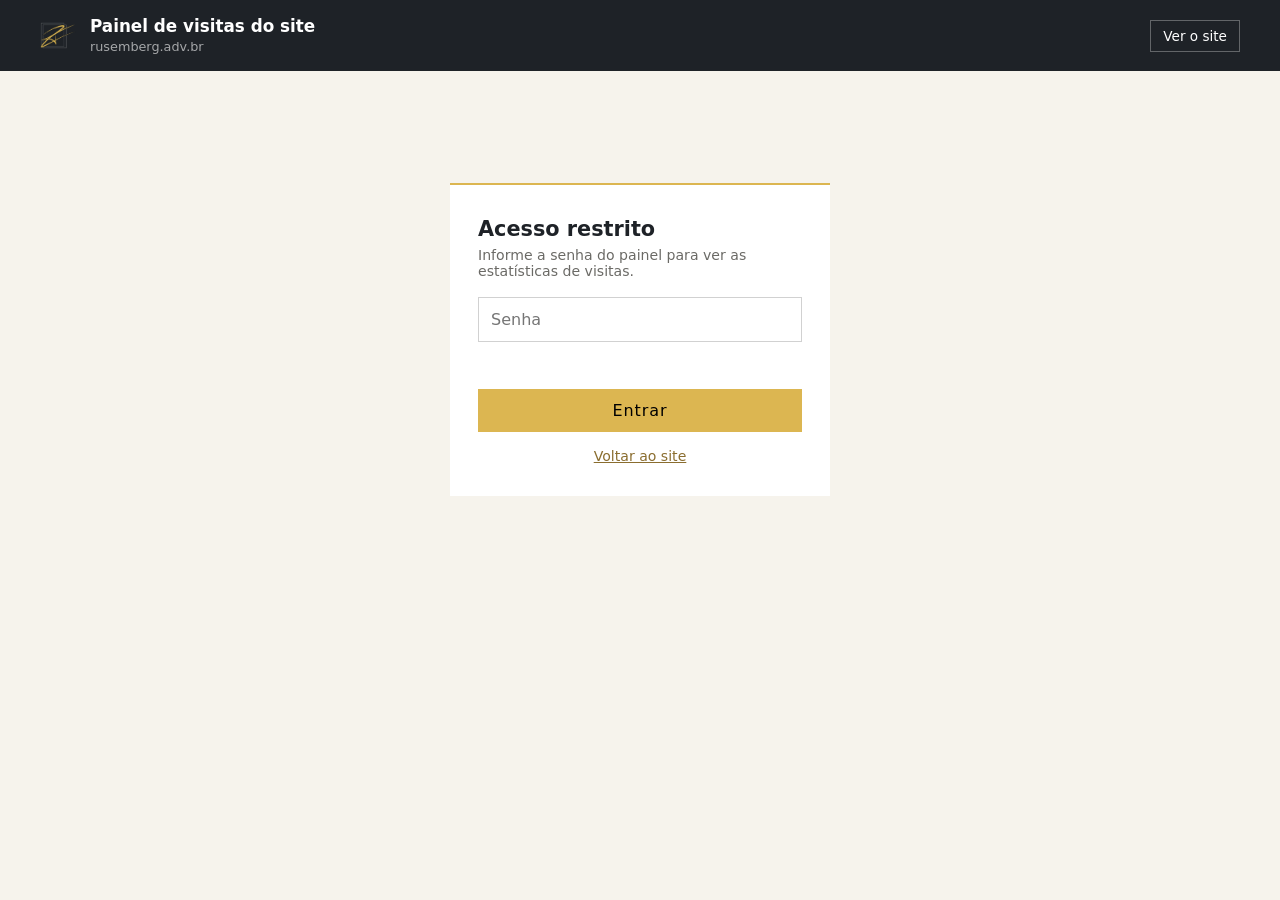
<file: painel.html>
<!DOCTYPE html>
<html lang="pt-BR">
<head>
<meta charset="UTF-8">
<meta name="viewport" content="width=device-width, initial-scale=1.0, viewport-fit=cover">
<title>Painel de visitas | Rusemberg Fernandes</title>
<meta name="robots" content="noindex, nofollow">
<meta name="theme-color" content="#1E2227">
<link rel="icon" href="/favicon.ico" sizes="48x48">
<link rel="icon" type="image/svg+xml" href="assets/favicon.svg">
<link rel="icon" type="image/png" sizes="32x32" href="assets/favicon-32.png">
<link rel="apple-touch-icon" href="assets/favicon-180.png">
<link rel="stylesheet" href="assets/vendor/painel/leaflet.css">
<style>
  :root { --gold: #DCB651; --gold-d: #B8923A; --ink: #1E2227; --muted: #6b6a66; --line: rgba(0,0,0,.09); --bg: #f6f3ec; --up: #2f7a45; --down: #b3402f; }
  * { box-sizing: border-box; }
  body { margin: 0; font-family: system-ui, -apple-system, "Segoe UI", Roboto, Arial, sans-serif; color: var(--ink); background: var(--bg); }
  header { background: #1E2227; color: #fff; padding: 16px clamp(16px, 4vw, 40px); display: flex; align-items: center; gap: 14px; flex-wrap: wrap; }
  header img { width: 36px; height: auto; }
  header h1 { font-size: 1.05rem; margin: 0; font-weight: 600; }
  header span { color: rgba(255,255,255,.6); font-size: .8rem; }
  header .acoes { margin-left: auto; display: flex; gap: 8px; align-items: center; }
  header .acoes a, header .acoes button { color: #fff; background: transparent; border: 1px solid rgba(255,255,255,.3); padding: 7px 12px; font: inherit; font-size: .85rem; cursor: pointer; text-decoration: none; }
  .filtros { background: #fff; border-bottom: 1px solid var(--line); padding: 12px clamp(16px, 4vw, 40px); display: flex; flex-wrap: wrap; gap: 6px; align-items: center; position: sticky; top: 0; z-index: 1000; }
  .filtros button { font: inherit; font-size: .82rem; padding: 7px 12px; border: 1px solid rgba(0,0,0,.15); background: #fff; cursor: pointer; }
  .filtros button.on { background: var(--ink); color: #fff; border-color: var(--ink); }
  .filtros .datas { display: inline-flex; gap: 6px; align-items: center; margin-left: 6px; font-size: .82rem; color: var(--muted); flex-wrap: wrap; }
  .filtros input { font: inherit; font-size: .85rem; padding: 6px 8px; width: 118px; border: 1px solid rgba(0,0,0,.18); }
  main { max-width: 1240px; margin: 0 auto; padding: 22px clamp(14px, 3vw, 32px) 60px; }
  .login { max-width: 380px; margin: 10vh auto; background: #fff; padding: 32px 28px; border-top: 2px solid var(--gold); }
  .login h2 { margin: 0 0 6px; font-size: 1.3rem; }
  .login p { color: var(--muted); font-size: .88rem; margin: 0 0 18px; }
  .login input { width: 100%; padding: 12px; border: 1px solid rgba(0,0,0,.18); margin-bottom: 12px; font: inherit; }
  .login button { width: 100%; padding: 12px; background: var(--gold); border: 0; font-weight: 600; letter-spacing: .06em; cursor: pointer; font: inherit; }
  .erro { color: var(--down); font-size: .85rem; min-height: 1.2em; margin: 0 0 8px; }
  .kpis { display: grid; grid-template-columns: repeat(auto-fit, minmax(170px, 1fr)); gap: 12px; margin-bottom: 16px; }
  .kpi { background: #fff; padding: 14px 16px; border-left: 2px solid var(--gold); }
  .kpi b { display: block; font-size: 1.7rem; font-weight: 600; font-variant-numeric: tabular-nums; }
  .kpi small { color: var(--muted); font-size: .7rem; letter-spacing: .1em; text-transform: uppercase; }
  .kpi em { font-style: normal; font-size: .74rem; margin-left: 6px; }
  .kpi em.up { color: var(--up); } .kpi em.down { color: var(--down); }
  .grade { display: grid; grid-template-columns: repeat(auto-fit, minmax(330px, 1fr)); gap: 14px; }
  .card { background: #fff; padding: 18px 20px; min-width: 0; }
  .card h3 { margin: 0 0 12px; font-size: .72rem; letter-spacing: .16em; text-transform: uppercase; color: var(--gold-d); }
  .larga { grid-column: 1 / -1; }
  #mapa { height: 460px; background: #e9e5dc; }
  .barra { display: grid; grid-template-columns: minmax(90px, 42%) 1fr 40px; gap: 10px; align-items: center; font-size: .85rem; margin: 6px 0; }
  .barra .nome { overflow: hidden; text-overflow: ellipsis; white-space: nowrap; }
  .barra .trilho { height: 9px; background: #eee9dd; }
  .barra .trilho i { display: block; height: 100%; background: var(--gold); }
  .barra .n { text-align: right; font-variant-numeric: tabular-nums; color: var(--muted); }
  .colunas { display: flex; align-items: flex-end; gap: 2px; height: 140px; }
  .colunas div { flex: 1; background: var(--gold); min-height: 2px; position: relative; }
  .colunas div:hover { background: var(--gold-d); }
  .colunas div:hover::after { content: attr(data-t); position: absolute; bottom: 100%; left: 50%; transform: translateX(-50%); background: #1E2227; color: #fff; font-size: .72rem; padding: 3px 6px; white-space: nowrap; z-index: 2; }
  .eixo { display: flex; justify-content: space-between; font-size: .7rem; color: var(--muted); margin-top: 6px; }
  .funil div { display: flex; justify-content: space-between; padding: 8px 12px; margin: 4px 0; background: #f3eee2; font-size: .86rem; }
  table { width: 100%; border-collapse: collapse; font-size: .82rem; }
  th, td { text-align: left; padding: 7px 6px; border-bottom: 1px solid var(--line); white-space: nowrap; }
  th { font-size: .64rem; letter-spacing: .12em; text-transform: uppercase; color: var(--muted); font-weight: 600; }
  .vazio { color: var(--muted); font-size: .85rem; }
  .export { display: grid; grid-template-columns: repeat(auto-fit, minmax(230px, 1fr)); gap: 12px; }
  .export div { border: 1px solid var(--line); padding: 14px; }
  .export p { margin: 0 0 10px; font-weight: 600; font-size: .9rem; }
  .export small { display: block; color: var(--muted); margin: -6px 0 10px; font-size: .76rem; }
  .export button { font: inherit; font-size: .8rem; padding: 6px 10px; margin: 0 4px 4px 0; border: 1px solid var(--gold); background: #fff; cursor: pointer; }
  .export button:hover { background: var(--gold); }
  .export button.ver { background: var(--ink); color: #fff; border-color: var(--ink); }
  .export button.ver:hover { background: var(--gold); color: var(--ink); border-color: var(--gold); }
  /* visualizador do banco de dados */
  .vis { position: fixed; inset: 0; z-index: 3000; background: rgba(20,22,26,.55); display: flex; align-items: stretch; justify-content: center; padding: clamp(0px, 3vh, 28px) clamp(0px, 3vw, 36px); backdrop-filter: blur(2px); }
  .vis[hidden] { display: none; }
  .vis-box { background: #fff; width: 100%; max-width: 1500px; display: flex; flex-direction: column; border-top: 3px solid var(--gold); box-shadow: 0 30px 80px rgba(0,0,0,.35); min-height: 0; }
  .vis-top { display: flex; flex-wrap: wrap; align-items: center; gap: 10px 16px; padding: 14px 18px; border-bottom: 1px solid var(--line); }
  .vis-top h2 { margin: 0; font-size: 1.05rem; font-weight: 600; }
  .vis-top small { color: var(--muted); font-size: .8rem; display: block; margin-top: 2px; }
  .vis-top .vis-acoes { margin-left: auto; display: flex; flex-wrap: wrap; gap: 6px; align-items: center; }
  .vis-top input { font: inherit; font-size: .85rem; padding: 7px 10px; border: 1px solid var(--line); min-width: 220px; background: var(--bg); }
  .vis-top input:focus { outline: none; border-color: var(--gold); background: #fff; }
  .vis-top button { font: inherit; font-size: .8rem; padding: 7px 11px; border: 1px solid var(--gold); background: #fff; cursor: pointer; }
  .vis-top button:hover { background: var(--gold); }
  .vis-top button.fechar { border-color: var(--ink); background: var(--ink); color: #fff; font-size: .85rem; }
  .vis-top button.fechar:hover { background: #000; }
  .vis-corpo { flex: 1; min-height: 0; overflow: auto; }
  .vis-corpo table { border-collapse: separate; border-spacing: 0; width: 100%; font-size: .82rem; }
  .vis-corpo th { position: sticky; top: 0; z-index: 1; background: #1E2227; color: #fff; cursor: pointer; user-select: none; padding: 9px 10px; letter-spacing: .06em; }
  .vis-corpo th:hover { background: #2b3038; }
  .vis-corpo th i { font-style: normal; color: var(--gold); margin-left: 4px; }
  .vis-corpo td { padding: 7px 10px; vertical-align: top; white-space: normal; max-width: 360px; overflow-wrap: anywhere; }
  .vis-corpo td.n { color: var(--muted); font-variant-numeric: tabular-nums; text-align: right; }
  .vis-corpo td.longo { min-width: 260px; white-space: pre-wrap; }
  .vis-corpo tr:nth-child(even) td { background: #faf8f3; }
  .vis-corpo tbody tr:hover td { background: #f3ead2; }
  .vis-corpo mark { background: #f6e3a6; color: inherit; padding: 0 1px; }
  .vis-corpo .grupo { padding: 16px 18px 4px; font-size: .72rem; letter-spacing: .16em; text-transform: uppercase; color: var(--gold-d); font-weight: 600; }
  .vis-corpo .grupo + table { margin-bottom: 8px; }
  .vis-pe { padding: 10px 18px; border-top: 1px solid var(--line); display: flex; justify-content: space-between; align-items: center; gap: 10px; font-size: .8rem; color: var(--muted); }
  .vis-pe button { font: inherit; font-size: .8rem; padding: 6px 12px; border: 1px solid var(--gold); background: #fff; cursor: pointer; }
  .vis-vazio { padding: 40px 18px; color: var(--muted); text-align: center; }
  body.vendo { overflow: hidden; }
  @media (max-width: 700px) { .vis { padding: 0; } .vis-top input { min-width: 0; flex: 1; } .vis-top .vis-acoes { width: 100%; margin-left: 0; } }
  .nota { color: var(--muted); font-size: .76rem; margin-top: 20px; line-height: 1.5; }
  .carregando main { opacity: .5; pointer-events: none; }
  [hidden] { display: none !important; }
</style>
</head>
<body>
<header>
  <img src="assets/icon-on-dark-transparent.png" alt="">
  <div><h1>Painel de visitas do site</h1><span id="periodoTxt">rusemberg.adv.br</span></div>
  <div class="acoes"><button type="button" id="contarAparelho" hidden title="Define se as visitas feitas neste aparelho entram nas estatísticas"></button><a href="/">Ver o site</a><button type="button" id="sair" hidden>Sair</button></div>
</header>

<div class="filtros" id="filtros" hidden>
  <button data-p="hoje">Hoje</button>
  <button data-p="7">Últimos 7 dias</button>
  <button data-p="30" class="on">Últimos 30 dias</button>
  <button data-p="mes">Mês passado</button>
  <button data-p="ano">Último ano</button>
  <button data-p="tudo">Desde o início</button>
  <span class="datas">de <input id="de" placeholder="dd/mm/aaaa" inputmode="numeric" maxlength="10"> até <input id="ate" placeholder="dd/mm/aaaa" inputmode="numeric" maxlength="10"> <button data-p="datas">Aplicar</button></span>
</div>

<main>
  <form class="login" id="login">
    <h2>Acesso restrito</h2>
    <p>Informe a senha do painel para ver as estatísticas de visitas.</p>
    <input type="password" id="senha" autocomplete="current-password" placeholder="Senha" required>
    <p class="erro" id="erro" role="alert"></p>
    <button type="submit">Entrar</button>
    <p style="margin:16px 0 0;text-align:center"><a href="/" style="color:#8a6d2f">Voltar ao site</a></p>
  </form>

  <section id="painel" hidden>
    <div class="kpis" id="kpis"></div>
    <div class="grade">
      <div class="card larga"><h3>Mapa dos acessos (localização aproximada da conexão)</h3><div id="mapa"></div></div>
      <div class="card larga"><h3>Visitas por dia</h3><div class="colunas" id="porDia"></div><div class="eixo" id="porDiaEixo"></div></div>
      <div class="card"><h3>De onde vieram (origem)</h3><div id="origens"></div></div>
      <div class="card"><h3>Cidades</h3><div id="cidades"></div></div>
      <div class="card"><h3>Estados e países</h3><div id="estados"></div></div>
      <div class="card"><h3>Horário das visitas</h3><div class="colunas" id="porHora"></div><div class="eixo"><span>0h</span><span>6h</span><span>12h</span><span>18h</span><span>23h</span></div>
        <h3 style="margin-top:20px">Dia da semana</h3><div id="porSemana"></div></div>
      <div class="card"><h3>Caminho até o contato</h3><div class="funil" id="funil"></div></div>
      <div class="card"><h3>Seções mais lidas</h3><div id="secoes"></div></div>
      <div class="card"><h3>Contatos pelo site</h3><div id="contatos"></div><h3 style="margin-top:20px">Assuntos de interesse</h3><div id="interesse"></div></div>
      <div class="card"><h3>E-books mais baixados</h3><div id="ebooksTop"></div></div>
      <div class="card"><h3>Aparelhos</h3><div id="aparelhos"></div><h3 style="margin-top:20px">Sistemas</h3><div id="sistemas"></div></div>
      <div class="card"><h3>Navegadores</h3><div id="navegadores"></div><h3 style="margin-top:20px">Idiomas</h3><div id="idiomas"></div></div>
      <div class="card"><h3>Operadoras e provedores</h3><div id="operadoras"></div></div>
      <div class="card"><h3>Páginas de entrada</h3><div id="paginas"></div></div>
      <div class="card larga"><h3>Últimas visitas do período</h3><div style="overflow-x:auto"><table><thead><tr><th>Quando</th><th>Origem</th><th>Local aproximado</th><th>Operadora</th><th>Aparelho</th><th>Sistema</th><th>Navegador</th><th>Tempo</th><th>Página</th></tr></thead><tbody id="ultimas"></tbody></table></div></div>
      <div class="card larga"><h3>Visualizar ou baixar o banco de dados do período</h3>
        <div class="export">
          <div><p>Visitas</p><small>Uma linha por visita, com local, origem, aparelho, tempo e contatos.</small><button class="ver" data-v="visitas">Visualizar</button><button data-t="visitas" data-f="xlsx">Excel</button><button data-t="visitas" data-f="csv">CSV</button><button data-t="visitas" data-f="pdf">PDF</button><button data-t="visitas" data-f="json">JSON</button></div>
          <div><p>Todos os eventos</p><small>Cada clique, seção lida e etapa do livro.</small><button class="ver" data-v="eventos">Visualizar</button><button data-t="eventos" data-f="xlsx">Excel</button><button data-t="eventos" data-f="csv">CSV</button><button data-t="eventos" data-f="pdf">PDF</button><button data-t="eventos" data-f="json">JSON</button></div>
          <div><p>Cadastros de e-books</p><small>E-mail, nome, perfil e e-book baixado.</small><button class="ver" data-v="ebooks">Visualizar</button><button data-t="ebooks" data-f="xlsx">Excel</button><button data-t="ebooks" data-f="csv">CSV</button><button data-t="ebooks" data-f="pdf">PDF</button><button data-t="ebooks" data-f="json">JSON</button></div>
          <div><p>Mensagens do formulário</p><small>Nome, contato, assunto e mensagem.</small><button class="ver" data-v="mensagens">Visualizar</button><button data-t="mensagens" data-f="xlsx">Excel</button><button data-t="mensagens" data-f="csv">CSV</button><button data-t="mensagens" data-f="pdf">PDF</button><button data-t="mensagens" data-f="json">JSON</button></div>
          <div><p>Relatório deste painel</p><small>Resumo do período com todos os quadros.</small><button class="ver" id="relVer">Visualizar</button><button id="relPdf">PDF</button><button id="relXlsx">Excel</button></div>
        </div>
      </div>
    </div>
    <p class="nota">Estatísticas anônimas: sem cookies e sem endereço IP. A localização é estimada pela rede a partir da conexão e aponta para a cidade ou a central da operadora, não para o endereço da pessoa; em redes móveis, pode indicar uma cidade vizinha ou a capital. Visitas de quem ativa "Não rastrear" no navegador não são contadas. Cadastros e mensagens contêm dados pessoais: guarde os arquivos baixados com cuidado e use-os conforme a Política de Privacidade.</p>
  </section>
  <div class="vis" id="vis" hidden role="dialog" aria-modal="true" aria-labelledby="visTit">
    <div class="vis-box">
      <div class="vis-top">
        <div><h2 id="visTit"></h2><small id="visSub"></small></div>
        <div class="vis-acoes"><input type="search" id="visBusca" placeholder="Buscar em todas as colunas…" aria-label="Buscar"><span id="visBaixar"></span><button type="button" class="fechar" id="visFechar">Fechar ✕</button></div>
      </div>
      <div class="vis-corpo" id="visCorpo"></div>
      <div class="vis-pe"><span id="visConta"></span><button type="button" id="visMais" hidden>Mostrar mais</button></div>
    </div>
  </div>
</main>

<script src="assets/vendor/painel/leaflet.js"></script>
<script>
(function () {
  var API = 'https://nbhgumvxbjaosdupxzph.supabase.co/rest/v1/rpc/';
  var CHAVE = 'sb_publishable_T2tLyvBffPszI9rSGF-FfA_kPJTzpGn';
  var $ = function (id) { return document.getElementById(id); };
  var senha = ''; try { senha = sessionStorage.getItem('rf-painel') || ''; } catch (e) {}
  var esc = function (s) { return String(s == null ? '' : s).replace(/[&<>"]/g, function (c) { return { '&': '&amp;', '<': '&lt;', '>': '&gt;', '"': '&quot;' }[c]; }); };
  var fmt = function (n) { return Number(n || 0).toLocaleString('pt-BR'); };
  var dur = function (s) { if (s == null) return '—'; s = Math.round(s); return s < 60 ? s + ' s' : Math.floor(s / 60) + ' min ' + (s % 60) + ' s'; };
  var periodo = { ini: null, fim: null, rotulo: '' }, dados = null, mapa = null, camada = null;

  function rpc(nome, corpo) {
    return fetch(API + nome, { method: 'POST', headers: { apikey: CHAVE, Authorization: 'Bearer ' + CHAVE, 'Content-Type': 'application/json' }, body: JSON.stringify(corpo) })
      .then(function (r) { return r.json().then(function (j) { if (!r.ok) throw new Error((j && j.message) || 'Falha'); if (j && j.erro) throw new Error(j.erro); return j; }); });
  }

  // ---------- períodos ----------
  function inicioDoDia(d) { var x = new Date(d); x.setHours(0, 0, 0, 0); return x; }
  function definir(p) {
    var agora = new Date(), hoje = inicioDoDia(agora), ini, fim = agora, rot;
    if (p === 'hoje') { ini = hoje; rot = 'Hoje'; }
    else if (p === '7') { ini = new Date(hoje); ini.setDate(ini.getDate() - 6); rot = 'Últimos 7 dias'; }
    else if (p === '30') { ini = new Date(hoje); ini.setDate(ini.getDate() - 29); rot = 'Últimos 30 dias'; }
    else if (p === 'mes') { ini = new Date(hoje.getFullYear(), hoje.getMonth() - 1, 1); fim = new Date(hoje.getFullYear(), hoje.getMonth(), 1); rot = 'Mês passado'; }
    else if (p === 'ano') { ini = new Date(hoje); ini.setFullYear(ini.getFullYear() - 1); rot = 'Último ano'; }
    else if (p === 'tudo') { ini = null; rot = 'Desde o início'; }
    else if (p === 'datas') {
      var a = lerData($('de').value), b = lerData($('ate').value);
      if (!a || !b) { alert('Informe as duas datas no formato dd/mm/aaaa.'); return false; }
      if (b < a) { var t = a; a = b; b = t; }
      ini = a; fim = new Date(b); fim.setDate(fim.getDate() + 1); rot = 'Período escolhido';
    }
    periodo = { ini: ini, fim: fim, rotulo: rot, chave: p };
    return true;
  }
  function lerData(s) {
    var m = /^(\d{2})\/(\d{2})\/(\d{4})$/.exec((s || '').trim()); if (!m) return null;
    var d = new Date(+m[3], +m[2] - 1, +m[1]); return d.getDate() === +m[1] ? d : null;
  }
  ['de', 'ate'].forEach(function (id) {
    $(id).addEventListener('input', function (e) {
      var v = e.target.value.replace(/\D/g, '').slice(0, 8);
      e.target.value = v.length > 4 ? v.slice(0, 2) + '/' + v.slice(2, 4) + '/' + v.slice(4) : v.length > 2 ? v.slice(0, 2) + '/' + v.slice(2) : v;
    });
  });

  // ---------- desenho ----------
  function barras(lista, alvo, mapNome) {
    var el = $(alvo);
    if (!lista || !lista.length) { el.innerHTML = '<p class="vazio">Sem registros no período.</p>'; return; }
    var max = Math.max.apply(null, lista.map(function (x) { return x.n; })) || 1;
    el.innerHTML = lista.map(function (x) {
      var nome = mapNome ? mapNome(x.nome) : x.nome;
      return '<div class="barra"><span class="nome" title="' + esc(nome) + '">' + esc(nome) + '</span><span class="trilho"><i style="width:' + (100 * x.n / max).toFixed(1) + '%"></i></span><span class="n">' + fmt(x.n) + '</span></div>';
    }).join('');
  }
  function variacao(atual, ant) {
    if (!ant) return '';
    var p = Math.round(100 * (atual - ant) / ant);
    return '<em class="' + (p >= 0 ? 'up' : 'down') + '">' + (p >= 0 ? '▲ ' : '▼ ') + Math.abs(p) + '%</em>';
  }
  var PAISES = { BR: 'Brasil', US: 'Estados Unidos', PT: 'Portugal', AR: 'Argentina', ES: 'Espanha', FR: 'França', DE: 'Alemanha', GB: 'Reino Unido', IT: 'Itália', CA: 'Canadá', JP: 'Japão', NL: 'Holanda', IE: 'Irlanda', SG: 'Singapura' };

  function desenharMapa(pontos) {
    if (!window.L) { $('mapa').innerHTML = '<p class="vazio" style="padding:16px">Não foi possível carregar o mapa.</p>'; return; }
    if (!mapa) {
      mapa = L.map('mapa', { worldCopyJump: true }).setView([-7.23, -35.88], 4);
      L.tileLayer('https://tile.openstreetmap.org/{z}/{x}/{y}.png', {
        maxZoom: 19, attribution: '&copy; <a href="https://www.openstreetmap.org/copyright">OpenStreetMap</a>'
      }).addTo(mapa);
    }
    if (camada) camada.remove();
    camada = L.layerGroup().addTo(mapa);
    if (!pontos.length) { mapa.setView([-7.23, -35.88], 4); return; }
    var max = Math.max.apply(null, pontos.map(function (p) { return p.n; })) || 1, limites = [], marcas = [];
    // ponto vermelho pequeno; cresce um pouco com o número de visitas e acompanha o zoom
    var raio = function (n) { var z = mapa.getZoom(); return (2.5 + 3.5 * Math.sqrt(n / max)) * Math.min(1.8, Math.max(0.6, z / 8)); };
    pontos.forEach(function (p) {
      var m = L.circleMarker([p.lat, p.lon], { radius: raio(p.n), color: '#9f1d1d', weight: 1, fillColor: '#e02424', fillOpacity: .85 })
        .bindPopup('<strong>' + esc(p.local || 'Local aproximado') + '</strong><br>' + fmt(p.n) + ' visita(s)')
        .bindTooltip(esc(p.local || '') + ': ' + p.n)
        .addTo(camada);
      m._n = p.n; marcas.push(m);
      limites.push([p.lat, p.lon]);
    });
    if (mapa._ajusteRaio) mapa.off('zoomend', mapa._ajusteRaio);
    mapa._ajusteRaio = function () { marcas.forEach(function (m) { m.setRadius(raio(m._n)); }); };
    mapa.on('zoomend', mapa._ajusteRaio);
    if (limites.length === 1) mapa.setView(limites[0], 9); else mapa.fitBounds(limites, { padding: [30, 30], maxZoom: 10 });
    setTimeout(function () { mapa.invalidateSize(); }, 50);
  }

  function render(d) {
    dados = d;
    var ini = new Date(d.inicio), fim = new Date(new Date(d.fim) - 1);
    $('periodoTxt').textContent = periodo.rotulo + ' · ' + ini.toLocaleDateString('pt-BR') + ' a ' + fim.toLocaleDateString('pt-BR');
    var c = d.contatos || {}, ant = d.anterior || {};
    var totC = (c.whatsapp || 0) + (c.telefone || 0) + (c.email || 0) + (c.formulario || 0);
    var conv = d.visitas ? Math.round(1000 * totC / d.visitas) / 10 : 0;
    var k = [
      ['Visitas', fmt(d.visitas) + variacao(d.visitas, ant.visitas)],
      ['Sessões', fmt(d.sessoes)],
      ['Tempo médio no site', dur(d.tempo_medio)],
      ['Contatos iniciados', fmt(totC) + variacao(totC, ant.contatos)],
      ['Taxa de contato', conv.toLocaleString('pt-BR') + '%'],
      ['Downloads de e-books', fmt(d.ebooks && d.ebooks.downloads)],
      ['Mensagens do formulário', fmt(d.mensagens)],
      ['Cadastros (total)', fmt(d.ebooks && d.ebooks.total_cadastros)]
    ];
    $('kpis').innerHTML = k.map(function (x) { return '<div class="kpi"><b>' + x[1] + '</b><small>' + x[0] + '</small></div>'; }).join('');

    desenharMapa(d.mapa || []);

    var mapaDia = {}; (d.por_dia || []).forEach(function (x) { mapaDia[x.dia] = x.n; });
    var lista = [], t = new Date(ini), lim = 0;
    while (t <= fim && lim++ < 400) { var key = t.toLocaleDateString('sv-SE'); lista.push([key, mapaDia[key] || 0]); t.setDate(t.getDate() + 1); }
    if (!lista.length) lista = [[ini.toLocaleDateString('sv-SE'), 0]];
    var maxD = Math.max.apply(null, lista.map(function (x) { return x[1]; })) || 1;
    var br = function (s) { return s.split('-').reverse().join('/'); };
    $('porDia').innerHTML = lista.map(function (x) { return '<div style="height:' + (100 * x[1] / maxD) + '%" data-t="' + br(x[0]) + ': ' + x[1] + '"></div>'; }).join('');
    $('porDiaEixo').innerHTML = '<span>' + br(lista[0][0]) + '</span><span>' + br(lista[lista.length - 1][0]) + '</span>';

    var horas = new Array(24).fill(0); (d.por_hora || []).forEach(function (x) { horas[x.hora] = x.n; });
    var maxH = Math.max.apply(null, horas) || 1;
    $('porHora').innerHTML = horas.map(function (n, h) { return '<div style="height:' + (100 * n / maxH) + '%" data-t="' + h + 'h: ' + n + '"></div>'; }).join('');
    var DS = ['Domingo', 'Segunda', 'Terça', 'Quarta', 'Quinta', 'Sexta', 'Sábado'];
    barras([0, 1, 2, 3, 4, 5, 6].map(function (i) { var f = (d.por_semana || []).filter(function (x) { return x.dia === i; })[0]; return { nome: DS[i], n: f ? f.n : 0 }; }), 'porSemana');

    barras(d.origens, 'origens');
    barras(d.cidades, 'cidades');
    var est = (d.estados || []).slice(); (d.paises || []).filter(function (p) { return p.nome !== 'BR' && p.nome !== '?'; }).forEach(function (p) { est.push({ nome: (PAISES[p.nome] || p.nome) + ' (país)', n: p.n }); });
    barras(est, 'estados');
    barras(d.secoes, 'secoes');
    barras(d.aparelhos, 'aparelhos');
    barras(d.sistemas, 'sistemas');
    barras(d.navegadores, 'navegadores');
    barras(d.idiomas, 'idiomas');
    barras(d.operadoras, 'operadoras');
    barras(d.paginas, 'paginas', function (n) { return n === '/' ? 'Página inicial' : n.replace(/^\//, ''); });
    barras(d.ebooks_baixados, 'ebooksTop');
    barras(d.areas_interesse, 'interesse');
    barras([{ nome: 'WhatsApp', n: c.whatsapp }, { nome: 'Formulário', n: c.formulario }, { nome: 'Telefone', n: c.telefone }, { nome: 'E-mail', n: c.email }, { nome: 'Instagram (clique no perfil)', n: c.instagram }], 'contatos');
    var l = d.livro || {};
    var etapas = [['Visitaram o site', d.visitas], ['Abriram o livro', l.inicio], ['Chegaram à metade', l.meio], ['Folhearam até o fim', l.fim], ['Iniciaram contato', totC]];
    $('funil').innerHTML = etapas.map(function (e) { return '<div><span>' + e[0] + '</span><strong>' + fmt(e[1]) + (d.visitas ? ' <small style="color:#6b6a66;font-weight:400">(' + Math.round(100 * (e[1] || 0) / d.visitas) + '%)</small>' : '') + '</strong></div>'; }).join('');

    $('ultimas').innerHTML = (d.ultimas || []).map(function (u) {
      return '<tr><td>' + esc(u.quando) + '</td><td>' + esc(u.origem) + '</td><td>' + esc(u.local) + '</td><td>' + esc(u.operadora || '—') + '</td><td>' + esc(u.aparelho || '') + '</td><td>' + esc(u.sistema || '') + '</td><td>' + esc(u.navegador || '') + '</td><td>' + dur(u.duracao) + '</td><td>' + esc(u.pagina === '/' ? 'inicial' : (u.pagina || '').replace(/^\//, '')) + '</td></tr>';
    }).join('') || '<tr><td colspan="9" class="vazio">Sem visitas no período.</td></tr>';
  }

  function carregar() {
    document.body.classList.add('carregando');
    return rpc('painel_site', { p_senha: senha, p_inicio: periodo.ini ? periodo.ini.toISOString() : null, p_fim: periodo.fim ? periodo.fim.toISOString() : null })
      .then(function (d) {
        try { sessionStorage.setItem('rf-painel', senha); } catch (e) {}
        $('login').hidden = true; $('painel').hidden = false; $('filtros').hidden = false; $('sair').hidden = false;
        if (!marcado) { marcado = true; try { if (localStorage.getItem('rf-sem-estatistica') === null) localStorage.setItem('rf-sem-estatistica', '1'); } catch (e) {} }
        pintarAparelho();
        render(d);
      })
      .finally(function () { document.body.classList.remove('carregando'); });
  }

  // ---------- exportação ----------
  var hojeStr = function () { return new Date().toLocaleDateString('sv-SE'); };
  function baixar(nome, conteudo, tipo) {
    var a = document.createElement('a'); a.href = URL.createObjectURL(new Blob([conteudo], { type: tipo })); a.download = nome;
    document.body.appendChild(a); a.click(); setTimeout(function () { URL.revokeObjectURL(a.href); a.remove(); }, 500);
  }
  function carregarScript(src) {
    return new Promise(function (ok, erro) { var s = document.createElement('script'); s.src = src; s.onload = ok; s.onerror = erro; document.head.appendChild(s); });
  }
  var libXlsx = function () { return window.XLSX ? Promise.resolve() : carregarScript('assets/vendor/painel/xlsx.full.min.js'); };
  var libPdf = function () { return window.jspdf ? Promise.resolve() : carregarScript('assets/vendor/painel/jspdf.umd.min.js').then(function () { return carregarScript('assets/vendor/painel/jspdf.plugin.autotable.min.js'); }); };
  var TITULOS = { visitas: 'Visitas', eventos: 'Eventos', ebooks: 'Cadastros de e-books', mensagens: 'Mensagens do formulário' };

  function exportarTabela(tabela, formato) {
    return rpc('painel_exportar', { p_senha: senha, p_tabela: tabela, p_inicio: periodo.ini ? periodo.ini.toISOString() : null, p_fim: periodo.fim ? periodo.fim.toISOString() : null })
      .then(function (linhas) {
        var base = 'site-' + tabela + '-' + hojeStr();
        if (!linhas.length) { alert('Não há registros desse tipo no período escolhido.'); return; }
        var cols = Object.keys(linhas[0]);
        if (formato === 'json') return baixar(base + '.json', JSON.stringify(linhas, null, 2), 'application/json');
        if (formato === 'csv') {
          var cel = function (v) { var s = String(v == null ? '' : v); if (/^[=+\-@\t\r]/.test(s)) s = "'" + s; return '"' + s.replace(/"/g, '""') + '"'; }; // evita fórmulas maliciosas ao abrir no Excel
          var csv = '﻿' + [cols.map(cel).join(';')].concat(linhas.map(function (l) { return cols.map(function (c) { return cel(l[c]); }).join(';'); })).join('\r\n');
          return baixar(base + '.csv', csv, 'text/csv;charset=utf-8');
        }
        if (formato === 'xlsx') return libXlsx().then(function () {
          var wb = XLSX.utils.book_new(), ws = XLSX.utils.json_to_sheet(linhas, { header: cols });
          ws['!cols'] = cols.map(function (c) { return { wch: Math.min(48, Math.max(c.length, 12)) }; });
          XLSX.utils.book_append_sheet(wb, ws, TITULOS[tabela].slice(0, 31));
          XLSX.writeFile(wb, base + '.xlsx');
        });
        if (formato === 'pdf') return libPdf().then(function () {
          var doc = new jspdf.jsPDF({ orientation: 'landscape', unit: 'pt', format: 'a4' });
          doc.setFontSize(13); doc.text(TITULOS[tabela] + ' · rusemberg.adv.br', 40, 36);
          doc.setFontSize(9); doc.setTextColor(110); doc.text('Período: ' + $('periodoTxt').textContent + ' · gerado em ' + new Date().toLocaleString('pt-BR') + ' · ' + linhas.length + ' registro(s)', 40, 52);
          doc.autoTable({ head: [cols], body: linhas.map(function (l) { return cols.map(function (c) { var v = l[c]; return v == null ? '' : String(v); }); }), startY: 64,
            styles: { fontSize: 6.5, cellPadding: 3, overflow: 'linebreak' }, headStyles: { fillColor: [30,34,39], textColor: 255 }, alternateRowStyles: { fillColor: [246, 243, 236] } });
          doc.save(base + '.pdf');
        });
      })
      .catch(function (e) { alert('Não foi possível gerar o arquivo: ' + e.message); });
  }

  function quadrosRelatorio() {
    var d = dados, q = [];
    var add = function (titulo, lista) { q.push([titulo, (lista || []).map(function (x) { return [x.nome, x.n]; })]); };
    add('Origens', d.origens); add('Cidades', d.cidades); add('Estados', d.estados); add('Seções mais lidas', d.secoes);
    add('Aparelhos', d.aparelhos); add('Sistemas', d.sistemas); add('Navegadores', d.navegadores); add('Operadoras', d.operadoras);
    add('Páginas de entrada', d.paginas); add('E-books baixados', d.ebooks_baixados);
    return q;
  }
  $('relPdf').addEventListener('click', function () {
    if (!dados) return;
    libPdf().then(function () {
      var doc = new jspdf.jsPDF({ unit: 'pt', format: 'a4' }), y = 40, c = dados.contatos || {}, l = dados.livro || {};
      doc.setFontSize(15); doc.text('Relatório de visitas · rusemberg.adv.br', 40, y); y += 18;
      doc.setFontSize(9); doc.setTextColor(110); doc.text('Período: ' + $('periodoTxt').textContent + ' · gerado em ' + new Date().toLocaleString('pt-BR'), 40, y); y += 12;
      doc.autoTable({ startY: y + 6, head: [['Indicador', 'Valor']], body: [
        ['Visitas', fmt(dados.visitas)], ['Sessões', fmt(dados.sessoes)], ['Tempo médio no site', dur(dados.tempo_medio)],
        ['Contatos pelo WhatsApp', fmt(c.whatsapp)], ['Mensagens do formulário', fmt(c.formulario)], ['Cliques em telefone', fmt(c.telefone)], ['Cliques em e-mail', fmt(c.email)],
        ['Downloads de e-books', fmt(dados.ebooks && dados.ebooks.downloads)], ['Livro: abriram / metade / fim', [l.inicio, l.meio, l.fim].join(' / ')]],
        headStyles: { fillColor: [30,34,39] }, styles: { fontSize: 9 } });
      quadrosRelatorio().forEach(function (qd) {
        if (!qd[1].length) return;
        doc.autoTable({ startY: doc.lastAutoTable.finalY + 16, head: [[qd[0], 'Visitas']], body: qd[1], headStyles: { fillColor: [138, 109, 47] }, styles: { fontSize: 8.5 } });
      });
      doc.save('relatorio-site-' + hojeStr() + '.pdf');
    });
  });
  $('relXlsx').addEventListener('click', function () {
    if (!dados) return;
    libXlsx().then(function () {
      var wb = XLSX.utils.book_new(), c = dados.contatos || {};
      XLSX.utils.book_append_sheet(wb, XLSX.utils.aoa_to_sheet([['Período', $('periodoTxt').textContent], ['Visitas', dados.visitas], ['Sessões', dados.sessoes], ['Tempo médio (s)', dados.tempo_medio], ['WhatsApp', c.whatsapp], ['Formulário', c.formulario], ['Telefone', c.telefone], ['E-mail', c.email], ['Downloads de e-books', dados.ebooks && dados.ebooks.downloads]]), 'Resumo');
      quadrosRelatorio().forEach(function (qd) { XLSX.utils.book_append_sheet(wb, XLSX.utils.aoa_to_sheet([[qd[0], 'Visitas']].concat(qd[1])), qd[0].slice(0, 31)); });
      XLSX.writeFile(wb, 'relatorio-site-' + hojeStr() + '.xlsx');
    });
  });
  document.querySelectorAll('.export button[data-t]').forEach(function (b) { b.addEventListener('click', function () { exportarTabela(b.dataset.t, b.dataset.f); }); });

  // ---------- visualizar sem baixar ----------
  var VIS = { grupos: [], ord: {}, lim: 300, tabela: null };
  var reData = /^\d{4}-\d{2}-\d{2}[T ]\d{2}:\d{2}/;
  var semAcento = function (s) { return String(s).normalize('NFD').replace(/[̀-ͯ]/g, '').toLowerCase(); };
  var rotulo = function (c) { return String(c).replace(/_/g, ' ').replace(/^./, function (x) { return x.toUpperCase(); }); };
  function valTx(v) {
    if (v == null) return '';
    if (typeof v === 'boolean') return v ? 'Sim' : 'Não';
    if (typeof v === 'object') return JSON.stringify(v);
    var s = String(v);
    if (reData.test(s)) { var d = new Date(s); if (!isNaN(d)) return d.toLocaleString('pt-BR', { day: '2-digit', month: '2-digit', year: 'numeric', hour: '2-digit', minute: '2-digit' }); }
    return s;
  }
  function marcar(txt, q) {
    var e = esc(txt); if (!q) return e;
    var base = semAcento(txt), out = '', i = 0, k;
    while ((k = base.indexOf(q, i)) >= 0) { out += esc(txt.slice(i, k)) + '<mark>' + esc(txt.slice(k, k + q.length)) + '</mark>'; i = k + q.length; }
    return out + esc(txt.slice(i));
  }
  function desenharVis() {
    var q = semAcento($('visBusca').value.trim()), um = VIS.grupos.length === 1, html = '', mostrados = 0, achados = 0, total = 0;
    VIS.grupos.forEach(function (g, gi) {
      var o = VIS.ord[gi], linhas = g.linhas.slice();
      total += linhas.length;
      if (o) linhas.sort(function (a, b) {
        var x = a[o.c], y = b[o.c];
        if (x == null) return 1; if (y == null) return -1;
        var r = (typeof x === 'number' && typeof y === 'number') ? x - y : String(x).localeCompare(String(y), 'pt-BR', { numeric: true });
        return o.asc ? r : -r;
      });
      if (q) linhas = linhas.filter(function (l) { return g.cols.some(function (c) { return semAcento(valTx(l[c])).indexOf(q) >= 0; }); });
      achados += linhas.length;
      if (!um && !linhas.length) return;
      var vis = um ? linhas.slice(0, VIS.lim) : linhas; mostrados += vis.length;
      if (g.titulo) html += '<div class="grupo">' + esc(g.titulo) + '</div>';
      html += '<table><thead><tr>' + g.cols.map(function (c) { return '<th data-g="' + gi + '" data-c="' + esc(c) + '">' + esc(g.rot ? g.rot[c] || c : rotulo(c)) + (o && o.c === c ? '<i>' + (o.asc ? '▲' : '▼') + '</i>' : '') + '</th>'; }).join('') + '</tr></thead><tbody>' +
        vis.map(function (l) { return '<tr>' + g.cols.map(function (c) { var v = l[c], t = valTx(v); return '<td class="' + (typeof v === 'number' ? 'n' : t.length > 80 ? 'longo' : '') + '">' + marcar(t, q) + '</td>'; }).join('') + '</tr>'; }).join('') + '</tbody></table>';
    });
    $('visCorpo').innerHTML = html || '<p class="vis-vazio">' + (q ? 'Nenhum registro encontrado para essa busca.' : 'Não há registros desse tipo no período escolhido.') + '</p>';
    $('visConta').textContent = um ? (q ? achados + ' de ' + total + ' registro(s) encontrados' : total + ' registro(s)') + (mostrados < achados ? ' · mostrando ' + mostrados : '') : (q ? 'Busca: ' + achados + ' linha(s) encontradas' : '');
    $('visMais').hidden = !(um && mostrados < achados);
  }
  function abrirVis(titulo, grupos, baixar) {
    VIS.grupos = grupos; VIS.ord = {}; VIS.lim = 300;
    $('visTit').textContent = titulo; $('visSub').textContent = 'Período: ' + $('periodoTxt').textContent;
    $('visBusca').value = '';
    $('visBaixar').innerHTML = baixar.map(function (b, i) { return '<button type="button" data-i="' + i + '">Baixar ' + b[0] + '</button>'; }).join('');
    $('visBaixar').onclick = function (ev) { var x = ev.target.closest('button'); if (x) baixar[+x.dataset.i][1](); };
    $('vis').hidden = false; document.body.classList.add('vendo'); desenharVis(); $('visCorpo').scrollTop = 0;
    setTimeout(function () { $('visBusca').focus(); }, 30);
  }
  function fecharVis() { $('vis').hidden = true; document.body.classList.remove('vendo'); }
  function verTabela(tabela, botao) {
    var txt = botao.textContent; botao.textContent = 'Abrindo…'; botao.disabled = true;
    rpc('painel_exportar', { p_senha: senha, p_tabela: tabela, p_inicio: periodo.ini ? periodo.ini.toISOString() : null, p_fim: periodo.fim ? periodo.fim.toISOString() : null })
      .then(function (linhas) {
        linhas = linhas || [];
        abrirVis(TITULOS[tabela], [{ cols: linhas.length ? Object.keys(linhas[0]) : [], linhas: linhas }],
          [['Excel', function () { exportarTabela(tabela, 'xlsx'); }], ['CSV', function () { exportarTabela(tabela, 'csv'); }], ['PDF', function () { exportarTabela(tabela, 'pdf'); }]]);
      })
      .catch(function (e) { alert('Não foi possível abrir os dados: ' + e.message); })
      .finally(function () { botao.textContent = txt; botao.disabled = false; });
  }
  document.querySelectorAll('.export button[data-v]').forEach(function (b) { b.addEventListener('click', function () { verTabela(b.dataset.v, b); }); });
  $('relVer').addEventListener('click', function () {
    if (!dados) return;
    var c = dados.contatos || {}, l = dados.livro || {}, R = { a: 'Indicador', b: 'Valor' }, Q = { a: 'Item', b: 'Visitas' };
    var res = [['Visitas', dados.visitas], ['Sessões', dados.sessoes], ['Tempo médio no site', dur(dados.tempo_medio)], ['Contatos pelo WhatsApp', c.whatsapp], ['Mensagens do formulário', c.formulario],
      ['Cliques em telefone', c.telefone], ['Cliques em e-mail', c.email], ['Downloads de e-books', dados.ebooks && dados.ebooks.downloads], ['Livro: abriram / metade / fim', [l.inicio, l.meio, l.fim].join(' / ')]]
      .map(function (x) { return { a: x[0], b: typeof x[1] === 'number' ? x[1] : x[1] == null ? 0 : x[1] }; });
    var grupos = [{ titulo: 'Resumo', cols: ['a', 'b'], rot: R, linhas: res }].concat(quadrosRelatorio().map(function (qd) {
      return { titulo: qd[0], cols: ['a', 'b'], rot: Q, linhas: qd[1].map(function (x) { return { a: x[0], b: x[1] }; }) };
    }));
    abrirVis('Relatório deste painel', grupos, [['PDF', function () { $('relPdf').click(); }], ['Excel', function () { $('relXlsx').click(); }]]);
  });
  $('visCorpo').addEventListener('click', function (ev) {
    var th = ev.target.closest('th[data-c]'); if (!th) return;
    var g = th.dataset.g, c = th.dataset.c, o = VIS.ord[g];
    VIS.ord[g] = o && o.c === c ? { c: c, asc: !o.asc } : { c: c, asc: true }; desenharVis();
  });
  var tBusca = null; $('visBusca').addEventListener('input', function () { clearTimeout(tBusca); tBusca = setTimeout(function () { VIS.lim = 300; desenharVis(); }, 150); });
  $('visMais').addEventListener('click', function () { VIS.lim += 300; desenharVis(); });
  $('visFechar').addEventListener('click', fecharVis);
  $('vis').addEventListener('click', function (ev) { if (ev.target === $('vis')) fecharVis(); });
  document.addEventListener('keydown', function (ev) { if (ev.key === 'Escape' && !$('vis').hidden) fecharVis(); });

  // ---------- eventos ----------
  document.querySelectorAll('.filtros button[data-p]').forEach(function (b) {
    b.addEventListener('click', function () {
      if (!definir(b.dataset.p)) return;
      document.querySelectorAll('.filtros button[data-p]').forEach(function (x) { x.classList.toggle('on', x === b); });
      carregar().catch(function (e) { alert(e.message); });
    });
  });
  $('login').addEventListener('submit', function (e) {
    e.preventDefault(); senha = $('senha').value; $('erro').textContent = '';
    carregar().catch(function (err) {
      $('erro').textContent = /senha/.test(err.message) ? 'Senha incorreta.' : (/tentativas/.test(err.message) ? 'Muitas tentativas. Aguarde alguns minutos.' : 'Não foi possível carregar. Tente de novo.');
    });
  });
  $('sair').addEventListener('click', function () {
    try { sessionStorage.removeItem('rf-painel'); } catch (e) {}
    senha = ''; $('painel').hidden = true; $('filtros').hidden = true; $('sair').hidden = true; $('login').hidden = false; $('senha').value = '';
  });
  var marcado = false;
  function pintarAparelho() {
    var ignorado = false; try { ignorado = localStorage.getItem('rf-sem-estatistica') === '1'; } catch (e) {}
    var b = $('contarAparelho'); b.hidden = false;
    b.textContent = ignorado ? 'Este aparelho: não é contado' : 'Este aparelho: é contado';
  }
  $('contarAparelho').addEventListener('click', function () {
    try { var ig = localStorage.getItem('rf-sem-estatistica') === '1'; localStorage.setItem('rf-sem-estatistica', ig ? '0' : '1'); } catch (e) {}
    pintarAparelho();
  });
  definir('30');
  if (senha) carregar().catch(function () { senha = ''; });
})();
</script>
</body>
</html>
</file>
<file: assets/vendor/painel/leaflet.css>
/* required styles */

.leaflet-pane,
.leaflet-tile,
.leaflet-marker-icon,
.leaflet-marker-shadow,
.leaflet-tile-container,
.leaflet-pane > svg,
.leaflet-pane > canvas,
.leaflet-zoom-box,
.leaflet-image-layer,
.leaflet-layer {
	position: absolute;
	left: 0;
	top: 0;
	}
.leaflet-container {
	overflow: hidden;
	}
.leaflet-tile,
.leaflet-marker-icon,
.leaflet-marker-shadow {
	-webkit-user-select: none;
	   -moz-user-select: none;
	        user-select: none;
	  -webkit-user-drag: none;
	}
/* Prevents IE11 from highlighting tiles in blue */
.leaflet-tile::selection {
	background: transparent;
}
/* Safari renders non-retina tile on retina better with this, but Chrome is worse */
.leaflet-safari .leaflet-tile {
	image-rendering: -webkit-optimize-contrast;
	}
/* hack that prevents hw layers "stretching" when loading new tiles */
.leaflet-safari .leaflet-tile-container {
	width: 1600px;
	height: 1600px;
	-webkit-transform-origin: 0 0;
	}
.leaflet-marker-icon,
.leaflet-marker-shadow {
	display: block;
	}
/* .leaflet-container svg: reset svg max-width decleration shipped in Joomla! (joomla.org) 3.x */
/* .leaflet-container img: map is broken in FF if you have max-width: 100% on tiles */
.leaflet-container .leaflet-overlay-pane svg {
	max-width: none !important;
	max-height: none !important;
	}
.leaflet-container .leaflet-marker-pane img,
.leaflet-container .leaflet-shadow-pane img,
.leaflet-container .leaflet-tile-pane img,
.leaflet-container img.leaflet-image-layer,
.leaflet-container .leaflet-tile {
	max-width: none !important;
	max-height: none !important;
	width: auto;
	padding: 0;
	}

.leaflet-container img.leaflet-tile {
	/* See: https://bugs.chromium.org/p/chromium/issues/detail?id=600120 */
	mix-blend-mode: plus-lighter;
}

.leaflet-container.leaflet-touch-zoom {
	-ms-touch-action: pan-x pan-y;
	touch-action: pan-x pan-y;
	}
.leaflet-container.leaflet-touch-drag {
	-ms-touch-action: pinch-zoom;
	/* Fallback for FF which doesn't support pinch-zoom */
	touch-action: none;
	touch-action: pinch-zoom;
}
.leaflet-container.leaflet-touch-drag.leaflet-touch-zoom {
	-ms-touch-action: none;
	touch-action: none;
}
.leaflet-container {
	-webkit-tap-highlight-color: transparent;
}
.leaflet-container a {
	-webkit-tap-highlight-color: rgba(51, 181, 229, 0.4);
}
.leaflet-tile {
	filter: inherit;
	visibility: hidden;
	}
.leaflet-tile-loaded {
	visibility: inherit;
	}
.leaflet-zoom-box {
	width: 0;
	height: 0;
	-moz-box-sizing: border-box;
	     box-sizing: border-box;
	z-index: 800;
	}
/* workaround for https://bugzilla.mozilla.org/show_bug.cgi?id=888319 */
.leaflet-overlay-pane svg {
	-moz-user-select: none;
	}

.leaflet-pane         { z-index: 400; }

.leaflet-tile-pane    { z-index: 200; }
.leaflet-overlay-pane { z-index: 400; }
.leaflet-shadow-pane  { z-index: 500; }
.leaflet-marker-pane  { z-index: 600; }
.leaflet-tooltip-pane   { z-index: 650; }
.leaflet-popup-pane   { z-index: 700; }

.leaflet-map-pane canvas { z-index: 100; }
.leaflet-map-pane svg    { z-index: 200; }

.leaflet-vml-shape {
	width: 1px;
	height: 1px;
	}
.lvml {
	behavior: url(#default#VML);
	display: inline-block;
	position: absolute;
	}


/* control positioning */

.leaflet-control {
	position: relative;
	z-index: 800;
	pointer-events: visiblePainted; /* IE 9-10 doesn't have auto */
	pointer-events: auto;
	}
.leaflet-top,
.leaflet-bottom {
	position: absolute;
	z-index: 1000;
	pointer-events: none;
	}
.leaflet-top {
	top: 0;
	}
.leaflet-right {
	right: 0;
	}
.leaflet-bottom {
	bottom: 0;
	}
.leaflet-left {
	left: 0;
	}
.leaflet-control {
	float: left;
	clear: both;
	}
.leaflet-right .leaflet-control {
	float: right;
	}
.leaflet-top .leaflet-control {
	margin-top: 10px;
	}
.leaflet-bottom .leaflet-control {
	margin-bottom: 10px;
	}
.leaflet-left .leaflet-control {
	margin-left: 10px;
	}
.leaflet-right .leaflet-control {
	margin-right: 10px;
	}


/* zoom and fade animations */

.leaflet-fade-anim .leaflet-popup {
	opacity: 0;
	-webkit-transition: opacity 0.2s linear;
	   -moz-transition: opacity 0.2s linear;
	        transition: opacity 0.2s linear;
	}
.leaflet-fade-anim .leaflet-map-pane .leaflet-popup {
	opacity: 1;
	}
.leaflet-zoom-animated {
	-webkit-transform-origin: 0 0;
	    -ms-transform-origin: 0 0;
	        transform-origin: 0 0;
	}
svg.leaflet-zoom-animated {
	will-change: transform;
}

.leaflet-zoom-anim .leaflet-zoom-animated {
	-webkit-transition: -webkit-transform 0.25s cubic-bezier(0,0,0.25,1);
	   -moz-transition:    -moz-transform 0.25s cubic-bezier(0,0,0.25,1);
	        transition:         transform 0.25s cubic-bezier(0,0,0.25,1);
	}
.leaflet-zoom-anim .leaflet-tile,
.leaflet-pan-anim .leaflet-tile {
	-webkit-transition: none;
	   -moz-transition: none;
	        transition: none;
	}

.leaflet-zoom-anim .leaflet-zoom-hide {
	visibility: hidden;
	}


/* cursors */

.leaflet-interactive {
	cursor: pointer;
	}
.leaflet-grab {
	cursor: -webkit-grab;
	cursor:    -moz-grab;
	cursor:         grab;
	}
.leaflet-crosshair,
.leaflet-crosshair .leaflet-interactive {
	cursor: crosshair;
	}
.leaflet-popup-pane,
.leaflet-control {
	cursor: auto;
	}
.leaflet-dragging .leaflet-grab,
.leaflet-dragging .leaflet-grab .leaflet-interactive,
.leaflet-dragging .leaflet-marker-draggable {
	cursor: move;
	cursor: -webkit-grabbing;
	cursor:    -moz-grabbing;
	cursor:         grabbing;
	}

/* marker & overlays interactivity */
.leaflet-marker-icon,
.leaflet-marker-shadow,
.leaflet-image-layer,
.leaflet-pane > svg path,
.leaflet-tile-container {
	pointer-events: none;
	}

.leaflet-marker-icon.leaflet-interactive,
.leaflet-image-layer.leaflet-interactive,
.leaflet-pane > svg path.leaflet-interactive,
svg.leaflet-image-layer.leaflet-interactive path {
	pointer-events: visiblePainted; /* IE 9-10 doesn't have auto */
	pointer-events: auto;
	}

/* visual tweaks */

.leaflet-container {
	background: #ddd;
	outline-offset: 1px;
	}
.leaflet-container a {
	color: #0078A8;
	}
.leaflet-zoom-box {
	border: 2px dotted #38f;
	background: rgba(255,255,255,0.5);
	}


/* general typography */
.leaflet-container {
	font-family: "Helvetica Neue", Arial, Helvetica, sans-serif;
	font-size: 12px;
	font-size: 0.75rem;
	line-height: 1.5;
	}


/* general toolbar styles */

.leaflet-bar {
	box-shadow: 0 1px 5px rgba(0,0,0,0.65);
	border-radius: 4px;
	}
.leaflet-bar a {
	background-color: #fff;
	border-bottom: 1px solid #ccc;
	width: 26px;
	height: 26px;
	line-height: 26px;
	display: block;
	text-align: center;
	text-decoration: none;
	color: black;
	}
.leaflet-bar a,
.leaflet-control-layers-toggle {
	background-position: 50% 50%;
	background-repeat: no-repeat;
	display: block;
	}
.leaflet-bar a:hover,
.leaflet-bar a:focus {
	background-color: #f4f4f4;
	}
.leaflet-bar a:first-child {
	border-top-left-radius: 4px;
	border-top-right-radius: 4px;
	}
.leaflet-bar a:last-child {
	border-bottom-left-radius: 4px;
	border-bottom-right-radius: 4px;
	border-bottom: none;
	}
.leaflet-bar a.leaflet-disabled {
	cursor: default;
	background-color: #f4f4f4;
	color: #bbb;
	}

.leaflet-touch .leaflet-bar a {
	width: 30px;
	height: 30px;
	line-height: 30px;
	}
.leaflet-touch .leaflet-bar a:first-child {
	border-top-left-radius: 2px;
	border-top-right-radius: 2px;
	}
.leaflet-touch .leaflet-bar a:last-child {
	border-bottom-left-radius: 2px;
	border-bottom-right-radius: 2px;
	}

/* zoom control */

.leaflet-control-zoom-in,
.leaflet-control-zoom-out {
	font: bold 18px 'Lucida Console', Monaco, monospace;
	text-indent: 1px;
	}

.leaflet-touch .leaflet-control-zoom-in, .leaflet-touch .leaflet-control-zoom-out  {
	font-size: 22px;
	}


/* layers control */

.leaflet-control-layers {
	box-shadow: 0 1px 5px rgba(0,0,0,0.4);
	background: #fff;
	border-radius: 5px;
	}
.leaflet-control-layers-toggle {
	background-image: url(images/layers.png);
	width: 36px;
	height: 36px;
	}
.leaflet-retina .leaflet-control-layers-toggle {
	background-image: url(images/layers-2x.png);
	background-size: 26px 26px;
	}
.leaflet-touch .leaflet-control-layers-toggle {
	width: 44px;
	height: 44px;
	}
.leaflet-control-layers .leaflet-control-layers-list,
.leaflet-control-layers-expanded .leaflet-control-layers-toggle {
	display: none;
	}
.leaflet-control-layers-expanded .leaflet-control-layers-list {
	display: block;
	position: relative;
	}
.leaflet-control-layers-expanded {
	padding: 6px 10px 6px 6px;
	color: #333;
	background: #fff;
	}
.leaflet-control-layers-scrollbar {
	overflow-y: scroll;
	overflow-x: hidden;
	padding-right: 5px;
	}
.leaflet-control-layers-selector {
	margin-top: 2px;
	position: relative;
	top: 1px;
	}
.leaflet-control-layers label {
	display: block;
	font-size: 13px;
	font-size: 1.08333em;
	}
.leaflet-control-layers-separator {
	height: 0;
	border-top: 1px solid #ddd;
	margin: 5px -10px 5px -6px;
	}

/* Default icon URLs */
.leaflet-default-icon-path { /* used only in path-guessing heuristic, see L.Icon.Default */
	background-image: url(images/marker-icon.png);
	}


/* attribution and scale controls */

.leaflet-container .leaflet-control-attribution {
	background: #fff;
	background: rgba(255, 255, 255, 0.8);
	margin: 0;
	}
.leaflet-control-attribution,
.leaflet-control-scale-line {
	padding: 0 5px;
	color: #333;
	line-height: 1.4;
	}
.leaflet-control-attribution a {
	text-decoration: none;
	}
.leaflet-control-attribution a:hover,
.leaflet-control-attribution a:focus {
	text-decoration: underline;
	}
.leaflet-attribution-flag {
	display: inline !important;
	vertical-align: baseline !important;
	width: 1em;
	height: 0.6669em;
	}
.leaflet-left .leaflet-control-scale {
	margin-left: 5px;
	}
.leaflet-bottom .leaflet-control-scale {
	margin-bottom: 5px;
	}
.leaflet-control-scale-line {
	border: 2px solid #777;
	border-top: none;
	line-height: 1.1;
	padding: 2px 5px 1px;
	white-space: nowrap;
	-moz-box-sizing: border-box;
	     box-sizing: border-box;
	background: rgba(255, 255, 255, 0.8);
	text-shadow: 1px 1px #fff;
	}
.leaflet-control-scale-line:not(:first-child) {
	border-top: 2px solid #777;
	border-bottom: none;
	margin-top: -2px;
	}
.leaflet-control-scale-line:not(:first-child):not(:last-child) {
	border-bottom: 2px solid #777;
	}

.leaflet-touch .leaflet-control-attribution,
.leaflet-touch .leaflet-control-layers,
.leaflet-touch .leaflet-bar {
	box-shadow: none;
	}
.leaflet-touch .leaflet-control-layers,
.leaflet-touch .leaflet-bar {
	border: 2px solid rgba(0,0,0,0.2);
	background-clip: padding-box;
	}


/* popup */

.leaflet-popup {
	position: absolute;
	text-align: center;
	margin-bottom: 20px;
	}
.leaflet-popup-content-wrapper {
	padding: 1px;
	text-align: left;
	border-radius: 12px;
	}
.leaflet-popup-content {
	margin: 13px 24px 13px 20px;
	line-height: 1.3;
	font-size: 13px;
	font-size: 1.08333em;
	min-height: 1px;
	}
.leaflet-popup-content p {
	margin: 17px 0;
	margin: 1.3em 0;
	}
.leaflet-popup-tip-container {
	width: 40px;
	height: 20px;
	position: absolute;
	left: 50%;
	margin-top: -1px;
	margin-left: -20px;
	overflow: hidden;
	pointer-events: none;
	}
.leaflet-popup-tip {
	width: 17px;
	height: 17px;
	padding: 1px;

	margin: -10px auto 0;
	pointer-events: auto;

	-webkit-transform: rotate(45deg);
	   -moz-transform: rotate(45deg);
	    -ms-transform: rotate(45deg);
	        transform: rotate(45deg);
	}
.leaflet-popup-content-wrapper,
.leaflet-popup-tip {
	background: white;
	color: #333;
	box-shadow: 0 3px 14px rgba(0,0,0,0.4);
	}
.leaflet-container a.leaflet-popup-close-button {
	position: absolute;
	top: 0;
	right: 0;
	border: none;
	text-align: center;
	width: 24px;
	height: 24px;
	font: 16px/24px Tahoma, Verdana, sans-serif;
	color: #757575;
	text-decoration: none;
	background: transparent;
	}
.leaflet-container a.leaflet-popup-close-button:hover,
.leaflet-container a.leaflet-popup-close-button:focus {
	color: #585858;
	}
.leaflet-popup-scrolled {
	overflow: auto;
	}

.leaflet-oldie .leaflet-popup-content-wrapper {
	-ms-zoom: 1;
	}
.leaflet-oldie .leaflet-popup-tip {
	width: 24px;
	margin: 0 auto;

	-ms-filter: "progid:DXImageTransform.Microsoft.Matrix(M11=0.70710678, M12=0.70710678, M21=-0.70710678, M22=0.70710678)";
	filter: progid:DXImageTransform.Microsoft.Matrix(M11=0.70710678, M12=0.70710678, M21=-0.70710678, M22=0.70710678);
	}

.leaflet-oldie .leaflet-control-zoom,
.leaflet-oldie .leaflet-control-layers,
.leaflet-oldie .leaflet-popup-content-wrapper,
.leaflet-oldie .leaflet-popup-tip {
	border: 1px solid #999;
	}


/* div icon */

.leaflet-div-icon {
	background: #fff;
	border: 1px solid #666;
	}


/* Tooltip */
/* Base styles for the element that has a tooltip */
.leaflet-tooltip {
	position: absolute;
	padding: 6px;
	background-color: #fff;
	border: 1px solid #fff;
	border-radius: 3px;
	color: #222;
	white-space: nowrap;
	-webkit-user-select: none;
	-moz-user-select: none;
	-ms-user-select: none;
	user-select: none;
	pointer-events: none;
	box-shadow: 0 1px 3px rgba(0,0,0,0.4);
	}
.leaflet-tooltip.leaflet-interactive {
	cursor: pointer;
	pointer-events: auto;
	}
.leaflet-tooltip-top:before,
.leaflet-tooltip-bottom:before,
.leaflet-tooltip-left:before,
.leaflet-tooltip-right:before {
	position: absolute;
	pointer-events: none;
	border: 6px solid transparent;
	background: transparent;
	content: "";
	}

/* Directions */

.leaflet-tooltip-bottom {
	margin-top: 6px;
}
.leaflet-tooltip-top {
	margin-top: -6px;
}
.leaflet-tooltip-bottom:before,
.leaflet-tooltip-top:before {
	left: 50%;
	margin-left: -6px;
	}
.leaflet-tooltip-top:before {
	bottom: 0;
	margin-bottom: -12px;
	border-top-color: #fff;
	}
.leaflet-tooltip-bottom:before {
	top: 0;
	margin-top: -12px;
	margin-left: -6px;
	border-bottom-color: #fff;
	}
.leaflet-tooltip-left {
	margin-left: -6px;
}
.leaflet-tooltip-right {
	margin-left: 6px;
}
.leaflet-tooltip-left:before,
.leaflet-tooltip-right:before {
	top: 50%;
	margin-top: -6px;
	}
.leaflet-tooltip-left:before {
	right: 0;
	margin-right: -12px;
	border-left-color: #fff;
	}
.leaflet-tooltip-right:before {
	left: 0;
	margin-left: -12px;
	border-right-color: #fff;
	}

/* Printing */

@media print {
	/* Prevent printers from removing background-images of controls. */
	.leaflet-control {
		-webkit-print-color-adjust: exact;
		print-color-adjust: exact;
		}
	}
</file>
